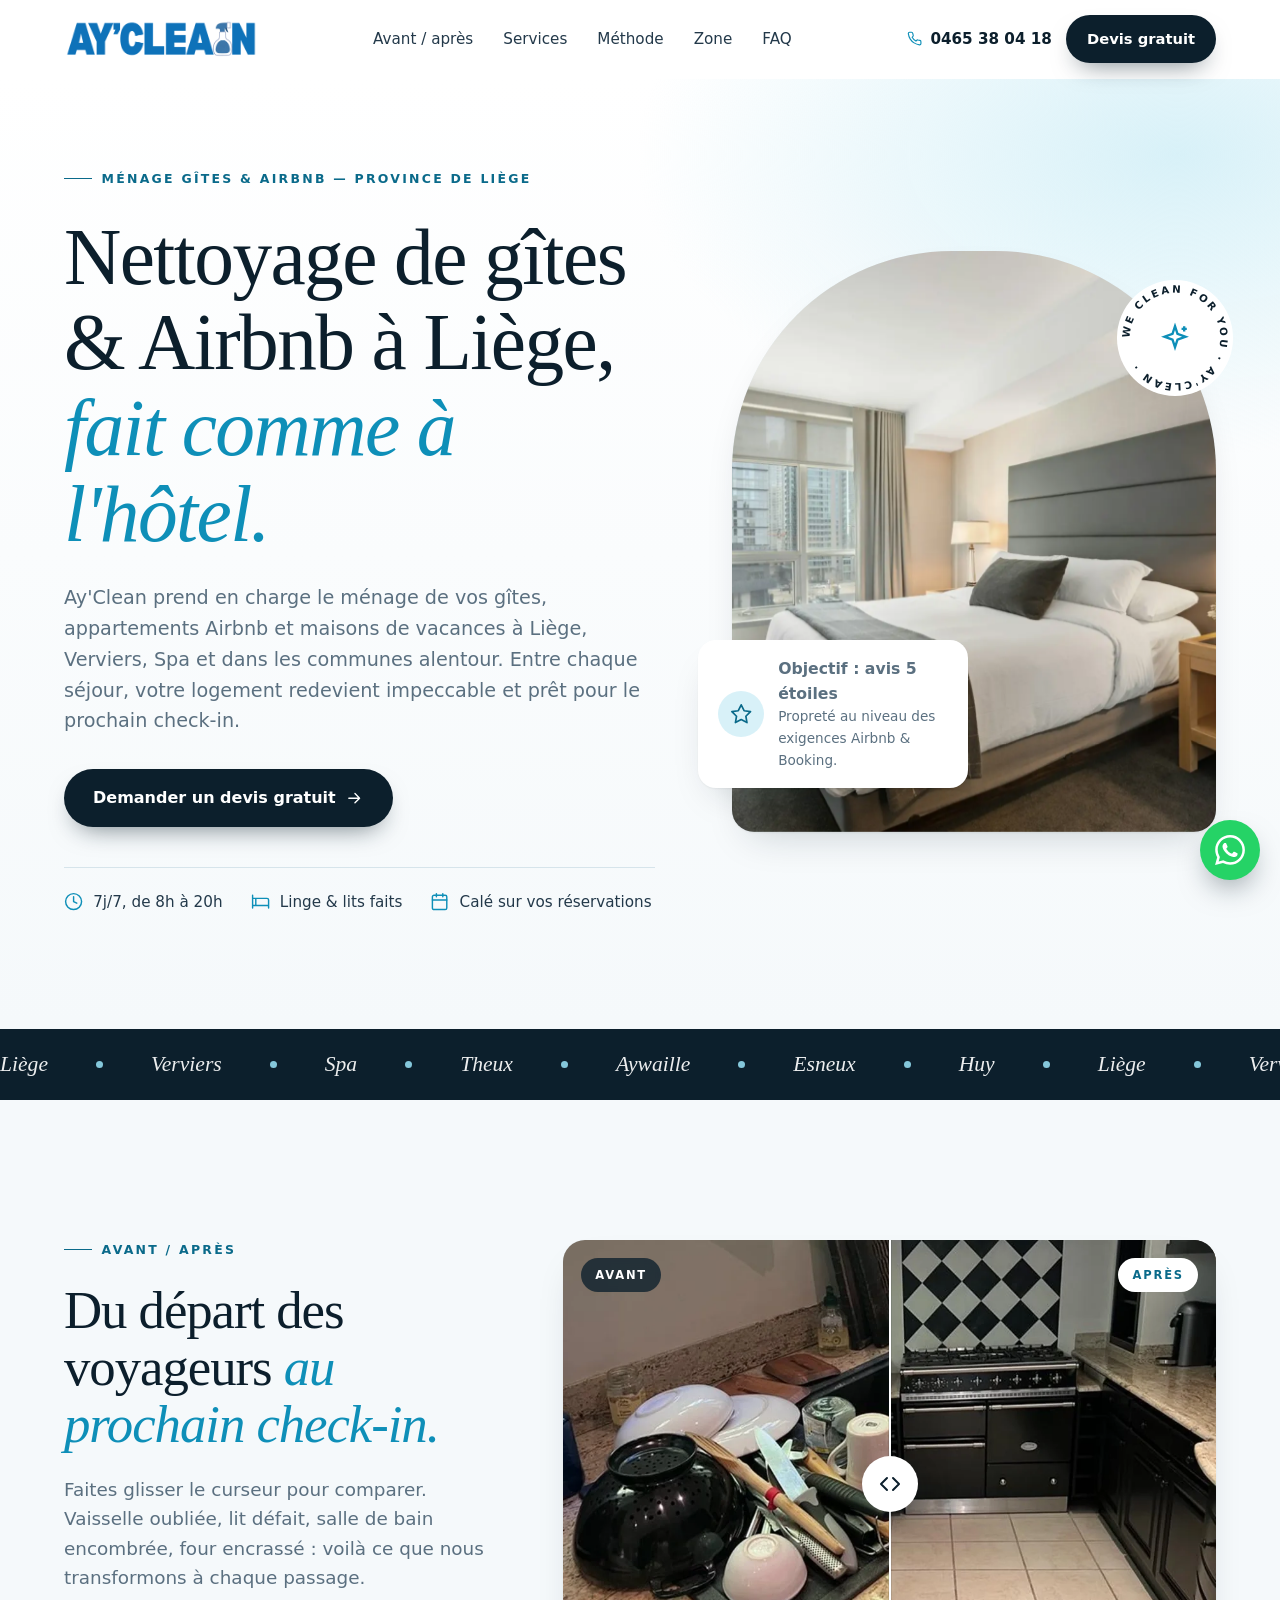
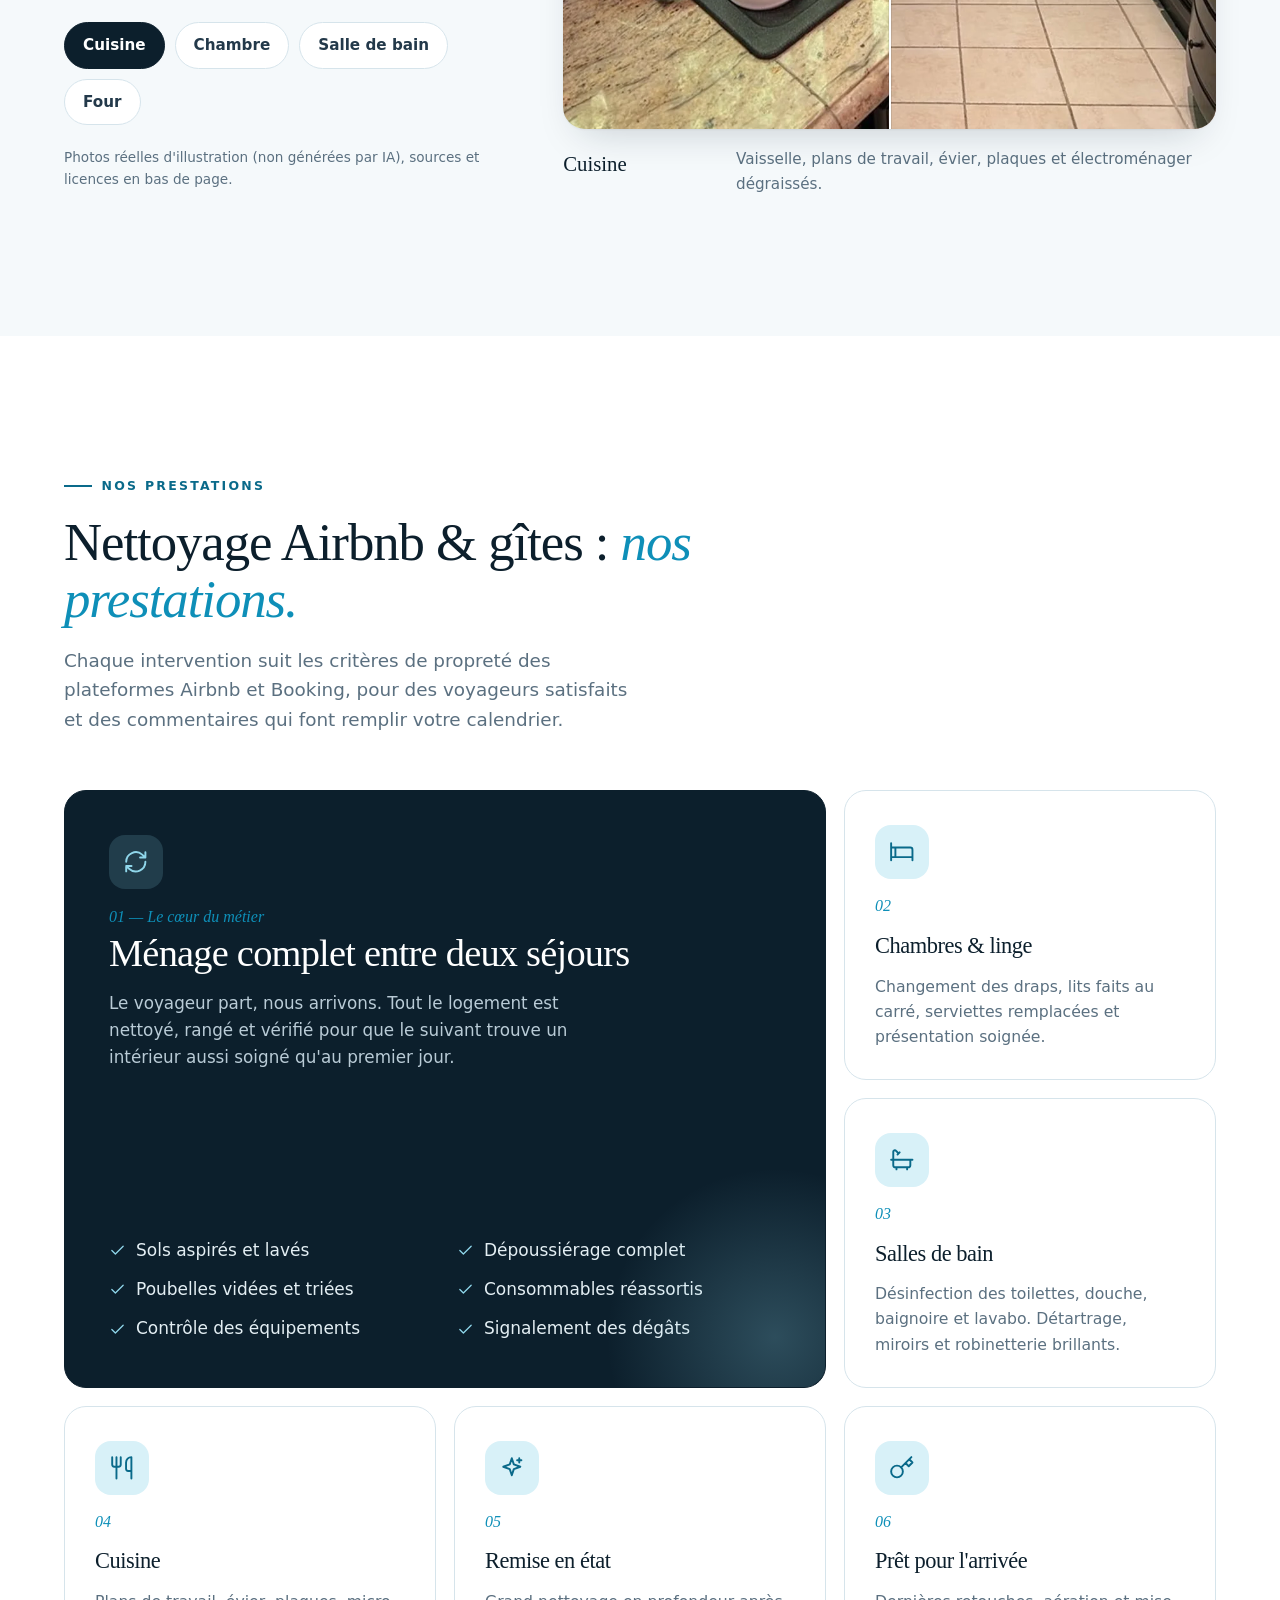
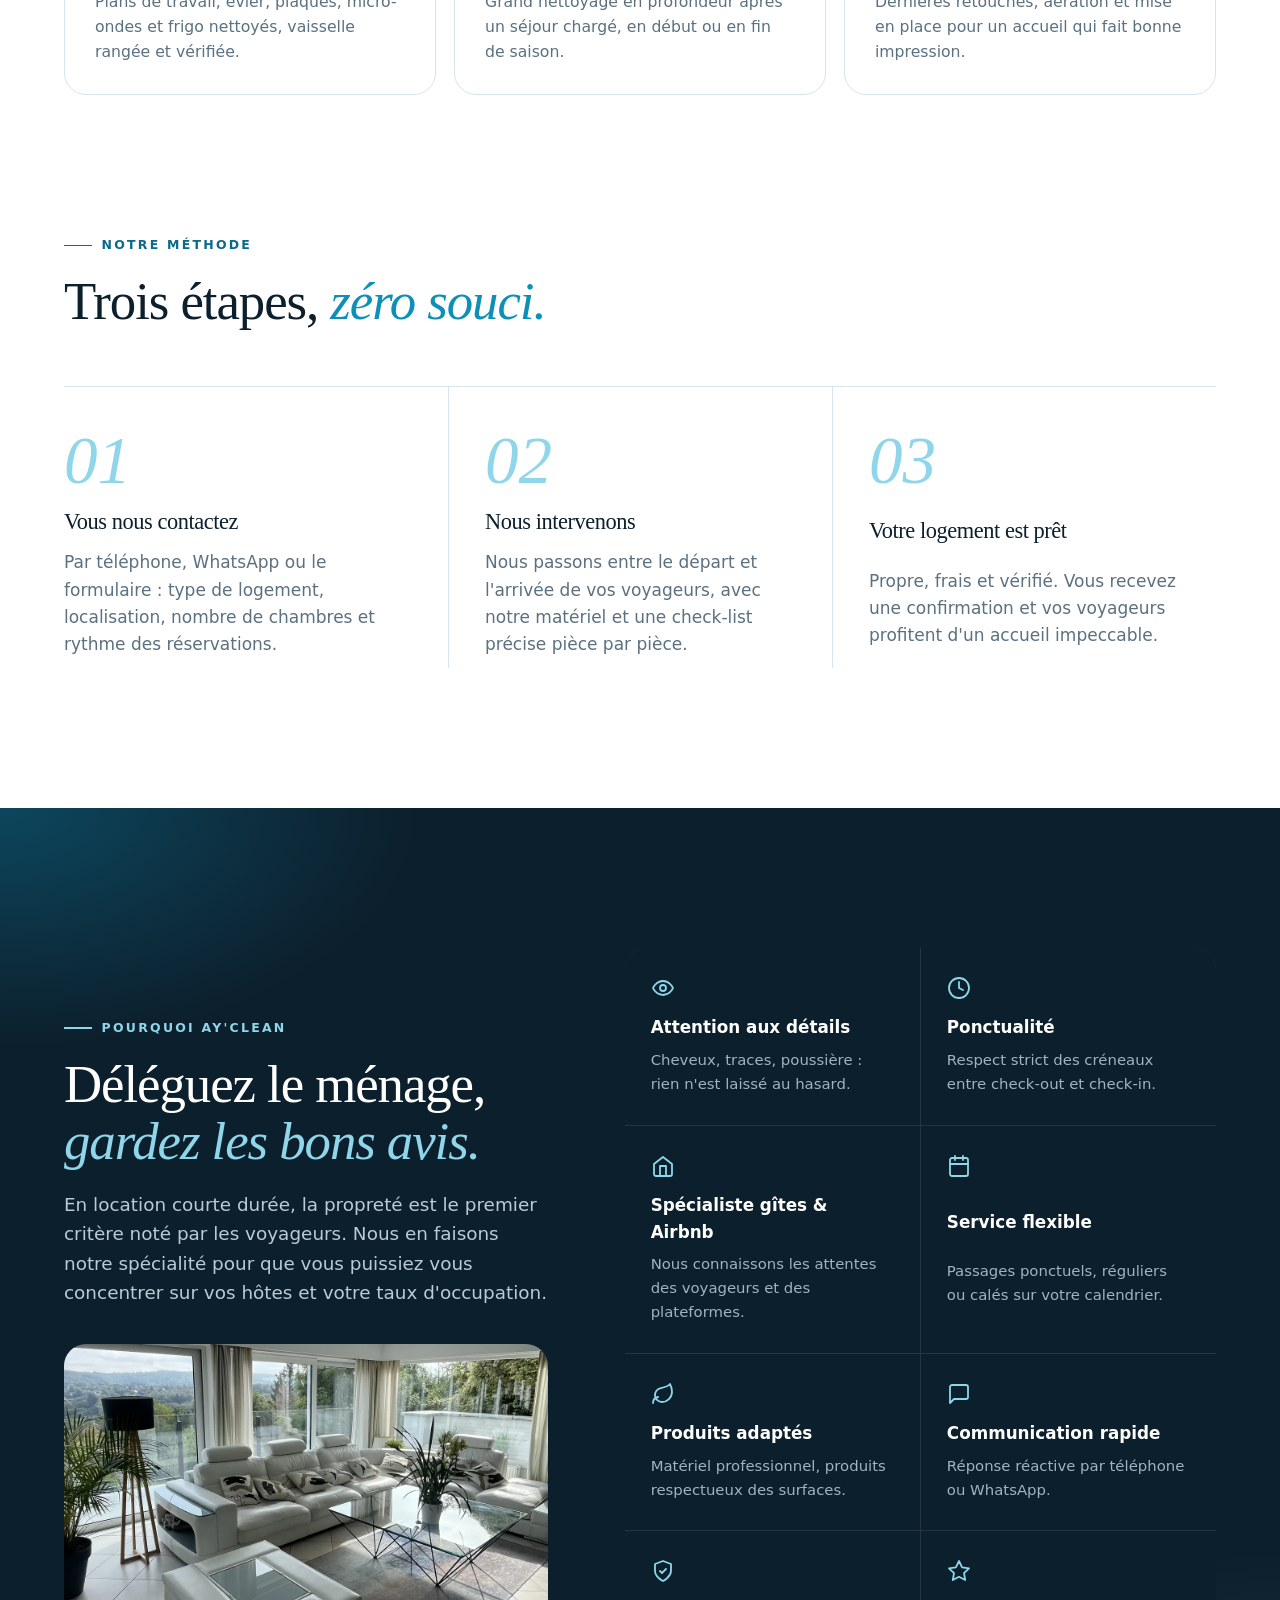
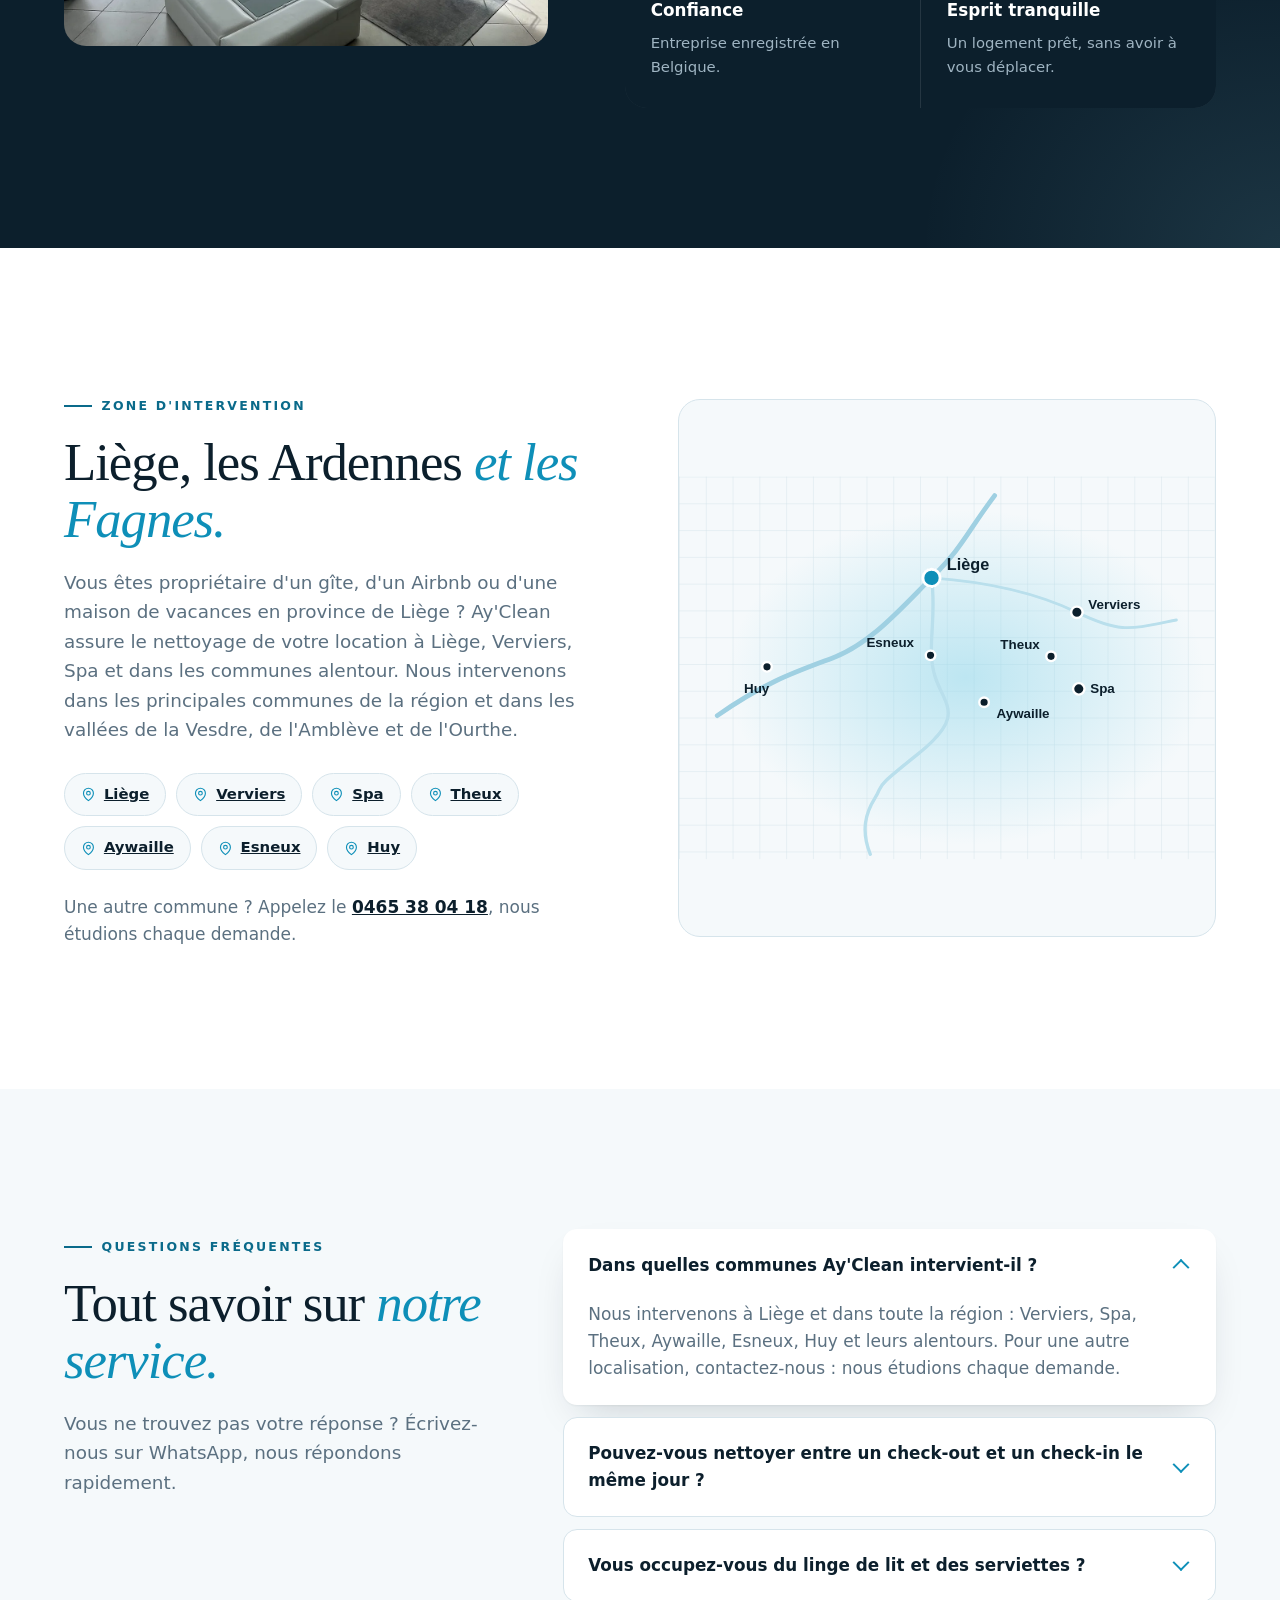
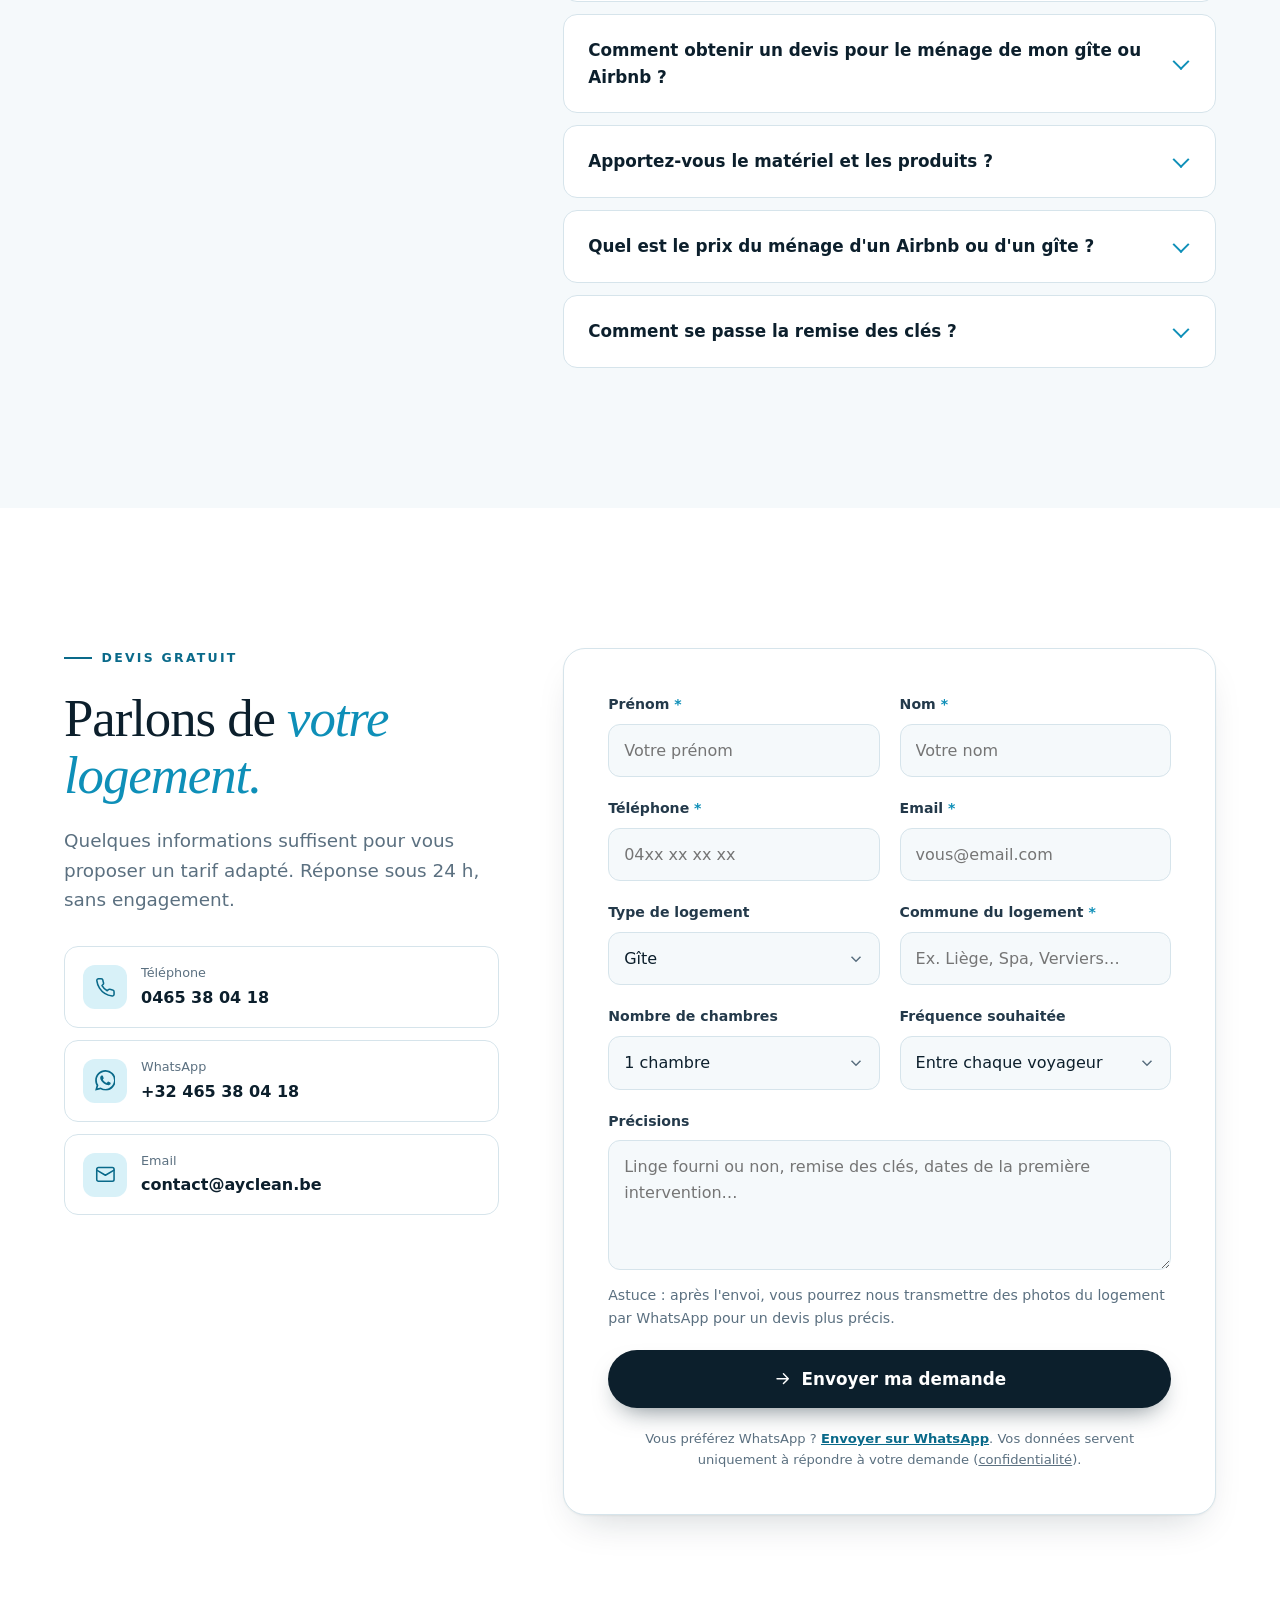
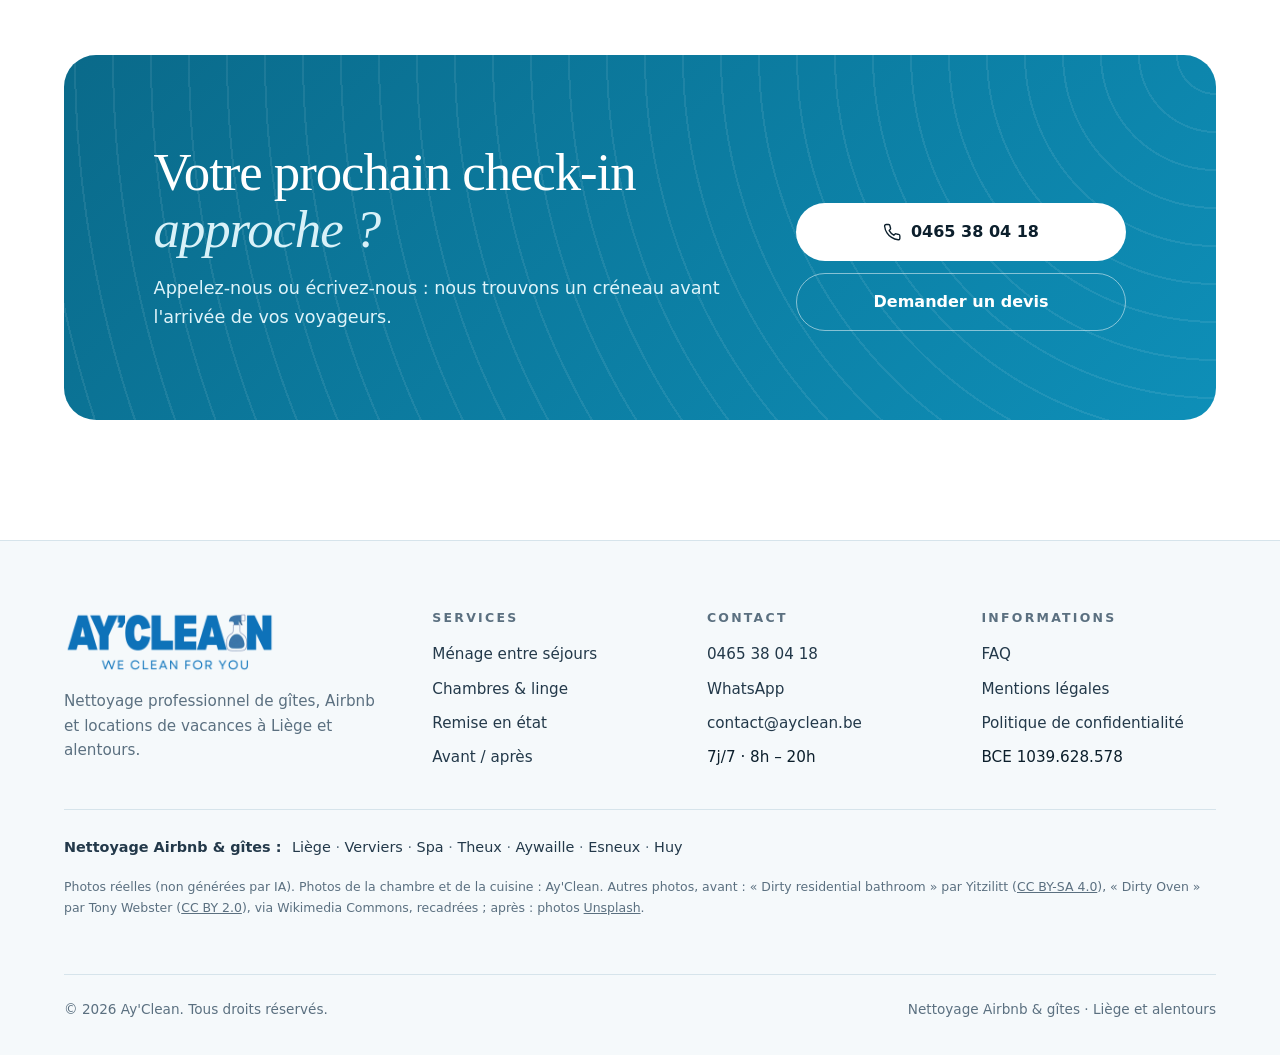
<file: index.html>
<!DOCTYPE html>
<html lang="fr-BE" class="no-js">
<head>
<meta charset="UTF-8">
<meta name="viewport" content="width=device-width, initial-scale=1">
<meta http-equiv="Content-Security-Policy" content="default-src 'self'; script-src 'self' 'unsafe-inline' https://gc.zgo.at; style-src 'self' 'unsafe-inline' https://fonts.googleapis.com; font-src https://fonts.gstatic.com; img-src 'self' data: https://ayclean.goatcounter.com; connect-src 'self' https://api.web3forms.com https://ayclean.goatcounter.com; object-src 'none'; base-uri 'self'; form-action 'self'">
<meta name="referrer" content="strict-origin-when-cross-origin">
<title>Nettoyage Airbnb &amp; gîtes à Liège et alentours | Ay'Clean</title>
<meta name="description" content="Ménage professionnel de gîtes, Airbnb et locations de vacances à Liège, Verviers, Spa, Theux, Aywaille, Esneux et Huy. Linge, check-in prêt. Devis gratuit.">
<meta name="robots" content="index, follow, max-image-preview:large">
<meta name="author" content="Ay'Clean">
<meta name="theme-color" content="#0c1f2c">
<meta name="format-detection" content="telephone=no">
<link rel="canonical" href="https://www.ayclean.be/">
<link rel="alternate" hreflang="fr-BE" href="https://www.ayclean.be/">
<link rel="alternate" hreflang="x-default" href="https://www.ayclean.be/">
<meta name="geo.region" content="BE-WLG">
<meta name="geo.placename" content="Liège">
<meta name="geo.position" content="50.6326;5.5797">
<meta name="ICBM" content="50.6326, 5.5797">

<!-- Open Graph / réseaux sociaux -->
<meta property="og:type" content="website">
<meta property="og:locale" content="fr_BE">
<meta property="og:site_name" content="Ay'Clean">
<meta property="og:title" content="Ay'Clean — Nettoyage professionnel de gîtes &amp; Airbnb à Liège">
<meta property="og:description" content="Ménage entre chaque séjour, gestion du linge et logement prêt pour le check-in. Liège, Verviers, Spa, Theux, Aywaille, Esneux, Huy.">
<meta property="og:url" content="https://www.ayclean.be/">
<meta property="og:image" content="https://www.ayclean.be/images/og-ayclean.jpg">
<meta property="og:image:width" content="1200">
<meta property="og:image:height" content="630">
<meta property="og:image:alt" content="Chambre de location saisonnière propre, lit fait avec du linge blanc">
<meta name="twitter:card" content="summary_large_image">
<meta name="twitter:title" content="Ay'Clean — Nettoyage de gîtes &amp; Airbnb à Liège">
<meta name="twitter:description" content="Ménage professionnel entre chaque séjour pour vos locations de vacances à Liège et alentours.">
<meta name="twitter:image" content="https://www.ayclean.be/images/og-ayclean.jpg">

<link rel="icon" href="/favicon.svg" type="image/svg+xml">
<link rel="icon" href="/favicon.ico" sizes="48x48">
<link rel="apple-touch-icon" href="/apple-touch-icon.png">
<link rel="manifest" href="/site.webmanifest">

<link rel="preconnect" href="https://fonts.googleapis.com">
<link rel="preconnect" href="https://fonts.gstatic.com" crossorigin>
<link rel="preload" as="style" href="https://fonts.googleapis.com/css2?family=Figtree:wght@400;500;600;700;800&family=Fraunces:ital,opsz,wght@0,9..144,400;0,9..144,500;0,9..144,600;1,9..144,400;1,9..144,500&display=swap" onload="this.onload=null;this.rel='stylesheet'">
<noscript><link rel="stylesheet" href="https://fonts.googleapis.com/css2?family=Figtree:wght@400;500;600;700;800&family=Fraunces:ital,opsz,wght@0,9..144,400;0,9..144,500;0,9..144,600;1,9..144,400;1,9..144,500&display=swap"></noscript>
<link rel="preload" as="image" href="/images/gite-propre-liege.webp" fetchpriority="high">
<link rel="stylesheet" href="/styles.css">
<script>document.documentElement.classList.remove('no-js')</script>

<!-- Données structurées (SEO local) -->
<script type="application/ld+json">
{
  "@context": "https://schema.org",
  "@graph": [
    {
      "@type": ["LocalBusiness", "ProfessionalService"],
      "@id": "https://www.ayclean.be/#business",
      "name": "Ay'Clean",
      "alternateName": "Ay'Clean — We Clean For You",
      "slogan": "We Clean For You",
      "description": "Nettoyage professionnel de gîtes, appartements Airbnb et locations saisonnières en province de Liège : ménage entre chaque séjour, gestion du linge, remise en état et préparation avant l'arrivée des voyageurs.",
      "url": "https://www.ayclean.be/",
      "logo": "https://www.ayclean.be/icon-512.png",
      "image": "https://www.ayclean.be/images/og-ayclean.jpg",
      "telephone": "+32465380418",
      "email": "contact@ayclean.be",
      "currenciesAccepted": "EUR",
      "paymentAccepted": "Virement bancaire, Espèces",
      "identifier": {"@type": "PropertyValue", "propertyID": "BCE", "value": "1039.628.578"},
      "address": {"@type": "PostalAddress", "addressLocality": "Liège", "postalCode": "4000", "addressRegion": "Wallonie", "addressCountry": "BE"},
      "geo": {"@type": "GeoCoordinates", "latitude": 50.6326, "longitude": 5.5797},
      "areaServed": [
        {"@type": "City", "name": "Liège"},
        {"@type": "City", "name": "Verviers"},
        {"@type": "City", "name": "Spa"},
        {"@type": "City", "name": "Theux"},
        {"@type": "City", "name": "Aywaille"},
        {"@type": "City", "name": "Esneux"},
        {"@type": "City", "name": "Huy"},
        {"@type": "AdministrativeArea", "name": "Province de Liège"}
      ],
      "openingHoursSpecification": {
        "@type": "OpeningHoursSpecification",
        "dayOfWeek": ["Monday","Tuesday","Wednesday","Thursday","Friday","Saturday","Sunday"],
        "opens": "08:00",
        "closes": "20:00"
      },
      "contactPoint": {"@type": "ContactPoint", "telephone": "+32465380418", "contactType": "customer service", "availableLanguage": ["French"], "areaServed": "BE"},
      "hasOfferCatalog": {
        "@type": "OfferCatalog",
        "name": "Prestations de nettoyage pour locations saisonnières",
        "itemListElement": [
          {"@type": "Offer", "itemOffered": {"@type": "Service", "name": "Ménage entre deux séjours (Airbnb, gîte)"}},
          {"@type": "Offer", "itemOffered": {"@type": "Service", "name": "Préparation des chambres et gestion du linge"}},
          {"@type": "Offer", "itemOffered": {"@type": "Service", "name": "Nettoyage et désinfection des salles de bain"}},
          {"@type": "Offer", "itemOffered": {"@type": "Service", "name": "Nettoyage de cuisine et électroménager"}},
          {"@type": "Offer", "itemOffered": {"@type": "Service", "name": "Remise en état fin de saison"}},
          {"@type": "Offer", "itemOffered": {"@type": "Service", "name": "Préparation avant l'arrivée des voyageurs"}}
        ]
      }
    },
    {
      "@type": "WebSite",
      "@id": "https://www.ayclean.be/#website",
      "url": "https://www.ayclean.be/",
      "name": "Ay'Clean",
      "inLanguage": "fr-BE",
      "publisher": {"@id": "https://www.ayclean.be/#business"}
    },
    {
      "@type": "FAQPage",
      "@id": "https://www.ayclean.be/#faq",
      "mainEntity": [
        {"@type": "Question", "name": "Dans quelles communes Ay'Clean intervient-il ?", "acceptedAnswer": {"@type": "Answer", "text": "Nous intervenons à Liège et dans toute la région : Verviers, Spa, Theux, Aywaille, Esneux, Huy et leurs alentours. Pour une autre localisation, contactez-nous : nous étudions chaque demande."}},
        {"@type": "Question", "name": "Pouvez-vous nettoyer entre un check-out et un check-in le même jour ?", "acceptedAnswer": {"@type": "Answer", "text": "Oui. Nous organisons nos passages selon votre calendrier de réservations pour que le logement soit prêt dans la fenêtre entre le départ et l'arrivée des voyageurs."}},
        {"@type": "Question", "name": "Vous occupez-vous du linge de lit et des serviettes ?", "acceptedAnswer": {"@type": "Answer", "text": "Oui, nous changeons les draps, faisons les lits et remplaçons les serviettes. La gestion du linge (lavage ou rotation) se définit avec vous lors du devis."}},
        {"@type": "Question", "name": "Comment obtenir un devis pour le ménage de mon gîte ou Airbnb ?", "acceptedAnswer": {"@type": "Answer", "text": "Remplissez le formulaire de devis ci-dessous, envoyez-nous un message WhatsApp ou appelez le 0465 38 04 18. Le devis est gratuit, sans engagement, et vous recevez une réponse sous 24 h."}},
        {"@type": "Question", "name": "Apportez-vous le matériel et les produits ?", "acceptedAnswer": {"@type": "Answer", "text": "Oui, nous venons avec notre matériel et des produits adaptés aux différentes surfaces de votre logement."}},
        {"@type": "Question", "name": "Quel est le prix du ménage d'un Airbnb ou d'un gîte ?", "acceptedAnswer": {"@type": "Answer", "text": "Le tarif dépend de la taille du logement, du nombre de chambres, de la fréquence des passages et de la gestion du linge. Nous établissons un devis gratuit et sans engagement, adapté à votre situation."}},
        {"@type": "Question", "name": "Comment se passe la remise des clés ?", "acceptedAnswer": {"@type": "Answer", "text": "Elle se définit avec vous lors du devis, en fonction de l'accès à votre logement et de vos habitudes avec vos voyageurs."}}
      ]
    }
  ]
}
</script>
<script data-goatcounter="https://ayclean.goatcounter.com/count" async src="https://gc.zgo.at/count.js"></script>
</head>
<body>
<a class="skip" href="#contenu">Aller au contenu</a>

<!-- Icônes -->
<svg width="0" height="0" style="position:absolute" aria-hidden="true" focusable="false">
<defs>
<linearGradient id="lg" x1="0" y1="0" x2="48" y2="48" gradientUnits="userSpaceOnUse"><stop offset="0" stop-color="#22c4e6"/><stop offset="1" stop-color="#0a6a8a"/></linearGradient>
<symbol id="logo" viewBox="0 0 48 48"><rect width="48" height="48" rx="14" fill="url(#lg)"/><path d="M11 24.5 24 13l13 11.5" fill="none" stroke="#fff" stroke-width="3" stroke-linecap="round" stroke-linejoin="round"/><path d="M15 22.5V35h18V22.5" fill="none" stroke="#fff" stroke-width="3" stroke-linecap="round" stroke-linejoin="round"/><path d="M24 20.5l1.9 5.1 5.1 1.9-5.1 1.9L24 34.5l-1.9-5.1-5.1-1.9 5.1-1.9z" fill="#fff"/><circle cx="35" cy="12" r="2" fill="#fff" opacity=".9"/></symbol>
<symbol id="i-phone" viewBox="0 0 24 24"><path d="M22 16.9v3a2 2 0 0 1-2.2 2 19.8 19.8 0 0 1-8.6-3.1 19.5 19.5 0 0 1-6-6A19.8 19.8 0 0 1 2.1 4.2 2 2 0 0 1 4.1 2h3a2 2 0 0 1 2 1.7c.1 1 .4 1.9.7 2.8a2 2 0 0 1-.5 2.1L8.1 9.9a16 16 0 0 0 6 6l1.3-1.3a2 2 0 0 1 2.1-.4c.9.3 1.8.6 2.8.7a2 2 0 0 1 1.7 2z"/></symbol>
<symbol id="i-mail" viewBox="0 0 24 24"><rect x="2" y="4" width="20" height="16" rx="2"/><path d="m22 7-10 6L2 7"/></symbol>
<symbol id="i-spark" viewBox="0 0 24 24"><path d="M12 3l1.9 5.8L20 11l-6.1 2.2L12 19l-1.9-5.8L4 11l6.1-2.2z"/><path d="M19 3v4M17 5h4"/></symbol>
<symbol id="i-bed" viewBox="0 0 24 24"><path d="M2 4v16M2 8h18a2 2 0 0 1 2 2v10M2 17h20M6 8v9"/></symbol>
<symbol id="i-bath" viewBox="0 0 24 24"><path d="M9 6 6.5 3.5a1.5 1.5 0 0 0-1-.5C4.7 3 4 3.7 4 4.5V17a2 2 0 0 0 2 2h12a2 2 0 0 0 2-2v-5M10 5 8 7M2 12h20M7 19v2M17 19v2"/></symbol>
<symbol id="i-kitchen" viewBox="0 0 24 24"><path d="M3 2v7c0 1.1.9 2 2 2h4a2 2 0 0 0 2-2V2M7 2v20M21 15V2a5 5 0 0 0-5 5v6c0 1.1.9 2 2 2h3zm0 0v7"/></symbol>
<symbol id="i-refresh" viewBox="0 0 24 24"><path d="M3 12a9 9 0 0 1 15-6.7L21 8M21 3v5h-5M21 12a9 9 0 0 1-15 6.7L3 16M3 21v-5h5"/></symbol>
<symbol id="i-key" viewBox="0 0 24 24"><circle cx="7.5" cy="15.5" r="5.5"/><path d="m21 2-9.6 9.6M15.5 7.5l3 3L22 7l-3-3"/></symbol>
<symbol id="i-check" viewBox="0 0 24 24"><path d="M20 6 9 17l-5-5"/></symbol>
<symbol id="i-pin" viewBox="0 0 24 24"><path d="M20 10c0 6-8 12-8 12s-8-6-8-12a8 8 0 0 1 16 0z"/><circle cx="12" cy="10" r="3"/></symbol>
<symbol id="i-clock" viewBox="0 0 24 24"><circle cx="12" cy="12" r="10"/><path d="M12 6v6l4 2"/></symbol>
<symbol id="i-cal" viewBox="0 0 24 24"><rect x="3" y="4" width="18" height="18" rx="2"/><path d="M16 2v4M8 2v4M3 10h18"/></symbol>
<symbol id="i-shield" viewBox="0 0 24 24"><path d="M12 22s8-4 8-10V5l-8-3-8 3v7c0 6 8 10 8 10z"/><path d="m9 12 2 2 4-4"/></symbol>
<symbol id="i-eye" viewBox="0 0 24 24"><path d="M2 12s3-7 10-7 10 7 10 7-3 7-10 7-10-7-10-7z"/><circle cx="12" cy="12" r="3"/></symbol>
<symbol id="i-leaf" viewBox="0 0 24 24"><path d="M11 20A7 7 0 0 1 9.8 6.1C15.5 5 17 4.5 19 2c1 2 2 4.2 2 8 0 5.5-4.8 10-10 10z"/><path d="M2 21c0-3 1.9-5.4 5.1-6"/></symbol>
<symbol id="i-chat" viewBox="0 0 24 24"><path d="M21 15a2 2 0 0 1-2 2H7l-4 4V5a2 2 0 0 1 2-2h14a2 2 0 0 1 2 2z"/></symbol>
<symbol id="i-star" viewBox="0 0 24 24"><path d="m12 2 3.1 6.3 6.9 1-5 4.9 1.2 6.8L12 17.8 5.8 21l1.2-6.8-5-4.9 6.9-1z"/></symbol>
<symbol id="i-home" viewBox="0 0 24 24"><path d="m3 10 9-7 9 7v10a2 2 0 0 1-2 2H5a2 2 0 0 1-2-2z"/><path d="M9 22V12h6v10"/></symbol>
<symbol id="i-menu" viewBox="0 0 24 24"><path d="M4 7h16M4 12h16M4 17h16"/></symbol>
<symbol id="i-close" viewBox="0 0 24 24"><path d="M18 6 6 18M6 6l12 12"/></symbol>
<symbol id="i-arrow" viewBox="0 0 24 24"><path d="M5 12h14M13 6l6 6-6 6"/></symbol>
<symbol id="i-wa" viewBox="0 0 24 24"><path stroke="none" fill="currentColor" d="M17.47 14.38c-.3-.15-1.76-.87-2.03-.97-.27-.1-.47-.15-.67.15-.2.3-.77.97-.94 1.16-.17.2-.35.22-.64.08-.3-.15-1.26-.47-2.39-1.48-.88-.79-1.48-1.76-1.65-2.06-.17-.3-.02-.46.13-.6.13-.14.3-.35.45-.52.15-.18.2-.3.3-.5.1-.2.05-.37-.03-.52-.07-.15-.67-1.61-.92-2.21-.24-.58-.49-.5-.67-.51h-.57c-.2 0-.52.07-.79.37-.27.3-1.04 1.02-1.04 2.48s1.07 2.88 1.21 3.07c.15.2 2.1 3.2 5.08 4.49.71.31 1.26.49 1.7.63.71.22 1.36.19 1.87.12.57-.09 1.76-.72 2-1.41.25-.7.25-1.29.18-1.41-.08-.13-.28-.2-.57-.35m-5.42 7.4h-.01a9.87 9.87 0 0 1-5.03-1.38l-.36-.21-3.74.98 1-3.65-.24-.37a9.86 9.86 0 0 1-1.51-5.26c0-5.45 4.44-9.88 9.89-9.88 2.64 0 5.12 1.03 6.99 2.9a9.83 9.83 0 0 1 2.89 6.99c0 5.45-4.44 9.88-9.88 9.88m8.41-18.3A11.82 11.82 0 0 0 12.05 0C5.5 0 .16 5.34.16 11.89c0 2.1.55 4.14 1.59 5.95L.06 24l6.3-1.65a11.88 11.88 0 0 0 5.69 1.45c6.55 0 11.89-5.34 11.89-11.89 0-3.18-1.24-6.17-3.48-8.41z"/></symbol>
</defs>
</svg>

<!-- EN-TÊTE -->
<header class="header" id="top">
  <div class="wrap">
    <a href="/" class="brand" aria-label="Ay'Clean, retour à l'accueil"><img src="/images/logo-ayclean-entete.webp" width="194" height="40" alt="Ay'Clean, nettoyage Airbnb et gîtes"></a>
    <nav class="nav" aria-label="Navigation principale">
      <a href="#avant-apres">Avant / après</a>
      <a href="#services">Services</a>
      <a href="#methode">Méthode</a>
      <a href="#zone">Zone</a>
      <a href="#faq">FAQ</a>
    </nav>
    <div class="header-cta">
      <a class="header-tel" href="tel:+32465380418"><svg class="ico" aria-hidden="true"><use href="#i-phone"/></svg>0465 38 04 18</a>
      <a class="btn btn-primary" href="#devis">Devis gratuit</a>
      <button class="menu-btn" id="menu-btn" aria-label="Ouvrir le menu" aria-expanded="false" aria-controls="mobile-nav"><svg class="ico" aria-hidden="true"><use href="#i-menu"/></svg></button>
    </div>
  </div>
  <nav class="mobile-nav" id="mobile-nav" aria-label="Navigation mobile">
    <a href="#avant-apres">Avant / après</a>
    <a href="#services">Nos services</a>
    <a href="#methode">Notre méthode</a>
    <a href="#zone">Zone d'intervention</a>
    <a href="#faq">Questions fréquentes</a>
    <a href="tel:+32465380418">Appeler le 0465 38 04 18</a>
    <a class="btn btn-primary" href="#devis">Demander un devis gratuit</a>
  </nav>
</header>

<main id="contenu">

<!-- HERO -->
<section class="hero" aria-labelledby="hero-title">
  <div class="wrap hero-grid">
    <div class="hero-copy">
      <span class="eyebrow rise">Ménage gîtes &amp; Airbnb — province de Liège</span>
      <h1 id="hero-title" class="rise">Nettoyage de gîtes &amp; Airbnb à Liège, <em>fait comme à l'hôtel.</em></h1>
      <p class="lead rise">Ay'Clean prend en charge le ménage de vos gîtes, appartements Airbnb et maisons de vacances à Liège, Verviers, Spa et dans les communes alentour. Entre chaque séjour, votre logement redevient impeccable et prêt pour le prochain check-in.</p>
      <div class="hero-actions rise">
        <a class="btn btn-primary" href="#devis">Demander un devis gratuit <svg class="ico" aria-hidden="true"><use href="#i-arrow"/></svg></a>
      </div>
      <ul class="hero-facts rise">
        <li><svg class="ico" aria-hidden="true"><use href="#i-clock"/></svg>7j/7, de 8h à 20h</li>
        <li><svg class="ico" aria-hidden="true"><use href="#i-bed"/></svg>Linge &amp; lits faits</li>
        <li><svg class="ico" aria-hidden="true"><use href="#i-cal"/></svg>Calé sur vos réservations</li>
      </ul>
    </div>
    <div class="hero-visual rise">
      <div class="hero-photo">
        <img src="/images/gite-propre-liege.webp" width="1000" height="1200" alt="Chambre de location saisonnière propre à Liège : lit fait avec des draps blancs, table de nuit et lampe" fetchpriority="high" decoding="async">
      </div>
      <svg class="hero-stamp" viewBox="0 0 120 120" aria-hidden="true">
        <defs><path id="circle" d="M60 60m-46 0a46 46 0 1 1 92 0a46 46 0 1 1-92 0"/></defs>
        <circle cx="60" cy="60" r="59" fill="#fff"/>
        <text><textPath href="#circle">WE CLEAN FOR YOU · AY'CLEAN · </textPath></text>
        <use href="#i-spark" x="44" y="44" width="32" height="32" fill="none" stroke="#0e8fb8" stroke-width="1.8"/>
      </svg>
      <div class="hero-badge">
        <span class="dot"><svg class="ico" aria-hidden="true"><use href="#i-star"/></svg></span>
        <span><strong>Objectif : avis 5 étoiles</strong><span>Propreté au niveau des exigences Airbnb &amp; Booking.</span></span>
      </div>
    </div>
  </div>
</section>

<!-- BANDEAU VILLES -->
<div class="ticker" aria-hidden="true">
  <div class="ticker-track">
    <span>Liège</span><span>Verviers</span><span>Spa</span><span>Theux</span><span>Aywaille</span><span>Esneux</span><span>Huy</span>
    <span>Liège</span><span>Verviers</span><span>Spa</span><span>Theux</span><span>Aywaille</span><span>Esneux</span><span>Huy</span>
  </div>
</div>

<!-- AVANT / APRÈS -->
<section class="section ba" id="avant-apres" aria-labelledby="ba-title">
  <div class="wrap ba-layout">
    <div class="ba-intro reveal">
      <span class="eyebrow">Avant / après</span>
      <h2 id="ba-title">Du départ des voyageurs <em>au prochain check-in.</em></h2>
      <p class="lead">Faites glisser le curseur pour comparer. Vaisselle oubliée, lit défait, salle de bain encombrée, four encrassé : voilà ce que nous transformons à chaque passage.</p>
      <div class="ba-tabs" role="tablist" aria-label="Choisir une pièce">
        <button class="ba-tab" role="tab" id="tab-cuisine" aria-controls="panel-cuisine" aria-selected="true">Cuisine</button>
        <button class="ba-tab" role="tab" id="tab-chambre" aria-controls="panel-chambre" aria-selected="false" tabindex="-1">Chambre</button>
        <button class="ba-tab" role="tab" id="tab-sdb" aria-controls="panel-sdb" aria-selected="false" tabindex="-1">Salle de bain</button>
        <button class="ba-tab" role="tab" id="tab-four" aria-controls="panel-four" aria-selected="false" tabindex="-1">Four</button>
      </div>
      <p class="ba-note">Photos réelles d'illustration (non générées par IA), sources et licences en bas de page.</p>
    </div>

    <div class="reveal">
      <div class="ba-panel" role="tabpanel" id="panel-cuisine" aria-labelledby="tab-cuisine">
        <figure>
          <div class="compare">
            <img src="/images/avant-cuisine.webp" width="1200" height="900" alt="Avant nettoyage : évier de cuisine rempli de vaisselle sale et plan de travail encombré" loading="lazy" decoding="async">
            <img class="after" src="/images/apres-cuisine.webp" width="1200" height="900" alt="Après nettoyage : cuisine propre avec plan de travail en granit dégagé, évier vidé et piano de cuisson noir" loading="lazy" decoding="async">
            <span class="tag tag-before">Avant</span><span class="tag tag-after">Après</span>
            <input type="range" min="0" max="100" value="50" aria-label="Comparer la cuisine avant et après le nettoyage">
            <span class="handle" aria-hidden="true"></span>
          </div>
          <figcaption><strong>Cuisine</strong><span>Vaisselle, plans de travail, évier, plaques et électroménager dégraissés.</span></figcaption>
        </figure>
      </div>
      <div class="ba-panel" role="tabpanel" id="panel-chambre" aria-labelledby="tab-chambre" hidden>
        <figure>
          <div class="compare">
            <img src="/images/avant-chambre.webp" width="1200" height="900" alt="Avant nettoyage : lit défait avec couette froissée et oreillers en désordre après le départ des voyageurs" loading="lazy" decoding="async">
            <img class="after" src="/images/apres-chambre.webp" width="1200" height="900" alt="Après nettoyage : lit fait avec housse de couette à fleurs bien tendue dans une chambre propre" loading="lazy" decoding="async">
            <span class="tag tag-before">Avant</span><span class="tag tag-after">Après</span>
            <input type="range" min="0" max="100" value="50" aria-label="Comparer la chambre avant et après le nettoyage">
            <span class="handle" aria-hidden="true"></span>
          </div>
          <figcaption><strong>Chambre</strong><span>Changement des draps, lit fait au carré, dépoussiérage et sols.</span></figcaption>
        </figure>
      </div>
      <div class="ba-panel" role="tabpanel" id="panel-sdb" aria-labelledby="tab-sdb" hidden>
        <figure>
          <div class="compare">
            <img src="/images/avant-salle-de-bain.webp" width="1200" height="900" alt="Avant nettoyage : salle de bain sale avec papier au sol et lavabo encombré" loading="lazy" decoding="async">
            <img class="after" src="/images/apres-salle-de-bain.webp" width="1200" height="900" alt="Après nettoyage : salle de bain propre avec douche vitrée brillante et lavabo dégagé" loading="lazy" decoding="async">
            <span class="tag tag-before">Avant</span><span class="tag tag-after">Après</span>
            <input type="range" min="0" max="100" value="50" aria-label="Comparer la salle de bain avant et après le nettoyage">
            <span class="handle" aria-hidden="true"></span>
          </div>
          <figcaption><strong>Salle de bain</strong><span>Désinfection des sanitaires, douche, robinetterie et miroirs sans traces.</span></figcaption>
        </figure>
      </div>
      <div class="ba-panel" role="tabpanel" id="panel-four" aria-labelledby="tab-four" hidden>
        <figure>
          <div class="compare">
            <img src="/images/avant-four.webp" width="1000" height="750" alt="Avant nettoyage : intérieur de four encrassé de graisse brûlée" loading="lazy" decoding="async">
            <img class="after" src="/images/apres-four.webp" width="1200" height="900" alt="Après nettoyage : cuisine avec four encastré et plan de cuisson propres" loading="lazy" decoding="async">
            <span class="tag tag-before">Avant</span><span class="tag tag-after">Après</span>
            <input type="range" min="0" max="100" value="50" aria-label="Comparer le four avant et après le nettoyage">
            <span class="handle" aria-hidden="true"></span>
          </div>
          <figcaption><strong>Four &amp; électroménager</strong><span>Four, micro-ondes, frigo et hotte, en remise en état ou en option.</span></figcaption>
        </figure>
      </div>
    </div>
  </div>
</section>

<!-- SERVICES -->
<section class="section" id="services" aria-labelledby="services-title">
  <div class="wrap">
    <div class="section-head reveal">
      <span class="eyebrow">Nos prestations</span>
      <h2 id="services-title">Nettoyage Airbnb &amp; gîtes : <em>nos prestations.</em></h2>
      <p class="lead">Chaque intervention suit les critères de propreté des plateformes Airbnb et Booking, pour des voyageurs satisfaits et des commentaires qui font remplir votre calendrier.</p>
    </div>
    <div class="services-grid">
      <article class="service feature reveal">
        <div class="sico"><svg class="ico" aria-hidden="true"><use href="#i-refresh"/></svg></div>
        <div>
          <span class="num">01 — Le cœur du métier</span>
          <h3>Ménage complet entre deux séjours</h3>
          <p style="margin-top:14px">Le voyageur part, nous arrivons. Tout le logement est nettoyé, rangé et vérifié pour que le suivant trouve un intérieur aussi soigné qu'au premier jour.</p>
        </div>
        <ul>
          <li><svg class="ico" aria-hidden="true"><use href="#i-check"/></svg>Sols aspirés et lavés</li>
          <li><svg class="ico" aria-hidden="true"><use href="#i-check"/></svg>Dépoussiérage complet</li>
          <li><svg class="ico" aria-hidden="true"><use href="#i-check"/></svg>Poubelles vidées et triées</li>
          <li><svg class="ico" aria-hidden="true"><use href="#i-check"/></svg>Consommables réassortis</li>
          <li><svg class="ico" aria-hidden="true"><use href="#i-check"/></svg>Contrôle des équipements</li>
          <li><svg class="ico" aria-hidden="true"><use href="#i-check"/></svg>Signalement des dégâts</li>
        </ul>
      </article>
      <article class="service reveal">
        <div class="sico"><svg class="ico" aria-hidden="true"><use href="#i-bed"/></svg></div>
        <span class="num">02</span>
        <h3>Chambres &amp; linge</h3>
        <p>Changement des draps, lits faits au carré, serviettes remplacées et présentation soignée.</p>
      </article>
      <article class="service reveal">
        <div class="sico"><svg class="ico" aria-hidden="true"><use href="#i-bath"/></svg></div>
        <span class="num">03</span>
        <h3>Salles de bain</h3>
        <p>Désinfection des toilettes, douche, baignoire et lavabo. Détartrage, miroirs et robinetterie brillants.</p>
      </article>
      <article class="service reveal">
        <div class="sico"><svg class="ico" aria-hidden="true"><use href="#i-kitchen"/></svg></div>
        <span class="num">04</span>
        <h3>Cuisine</h3>
        <p>Plans de travail, évier, plaques, micro-ondes et frigo nettoyés, vaisselle rangée et vérifiée.</p>
      </article>
      <article class="service reveal">
        <div class="sico"><svg class="ico" aria-hidden="true"><use href="#i-spark"/></svg></div>
        <span class="num">05</span>
        <h3>Remise en état</h3>
        <p>Grand nettoyage en profondeur après un séjour chargé, en début ou en fin de saison.</p>
      </article>
      <article class="service reveal">
        <div class="sico"><svg class="ico" aria-hidden="true"><use href="#i-key"/></svg></div>
        <span class="num">06</span>
        <h3>Prêt pour l'arrivée</h3>
        <p>Dernières retouches, aération et mise en place pour un accueil qui fait bonne impression.</p>
      </article>
    </div>
  </div>
</section>

<!-- MÉTHODE -->
<section class="section" id="methode" aria-labelledby="methode-title" style="padding-top:0">
  <div class="wrap">
    <div class="section-head reveal">
      <span class="eyebrow">Notre méthode</span>
      <h2 id="methode-title">Trois étapes, <em>zéro souci.</em></h2>
    </div>
    <ol class="steps">
      <li class="step reveal">
        <span class="n">01</span>
        <h3>Vous nous contactez</h3>
        <p>Par téléphone, WhatsApp ou le formulaire : type de logement, localisation, nombre de chambres et rythme des réservations.</p>
      </li>
      <li class="step reveal">
        <span class="n">02</span>
        <h3>Nous intervenons</h3>
        <p>Nous passons entre le départ et l'arrivée de vos voyageurs, avec notre matériel et une check-list précise pièce par pièce.</p>
      </li>
      <li class="step reveal">
        <span class="n">03</span>
        <h3>Votre logement est prêt</h3>
        <p>Propre, frais et vérifié. Vous recevez une confirmation et vos voyageurs profitent d'un accueil impeccable.</p>
      </li>
    </ol>
  </div>
</section>

<!-- POURQUOI -->
<section class="section why" id="pourquoi" aria-labelledby="why-title">
  <div class="wrap why-grid">
    <div class="reveal">
      <span class="eyebrow">Pourquoi Ay'Clean</span>
      <h2 id="why-title" style="margin:18px 0 20px">Déléguez le ménage, <em>gardez les bons avis.</em></h2>
      <p class="lead">En location courte durée, la propreté est le premier critère noté par les voyageurs. Nous en faisons notre spécialité pour que vous puissiez vous concentrer sur vos hôtes et votre taux d'occupation.</p>
      <div class="why-photo">
        <img src="/images/salon-propre-liege.webp" width="1200" height="900" alt="Salon lumineux et impeccable : sol carrelé propre, canapé blanc et grandes baies vitrées" loading="lazy" decoding="async">
      </div>
    </div>
    <ul class="why-list reveal">
      <li><svg class="ico" aria-hidden="true"><use href="#i-eye"/></svg><strong>Attention aux détails</strong><span>Cheveux, traces, poussière : rien n'est laissé au hasard.</span></li>
      <li><svg class="ico" aria-hidden="true"><use href="#i-clock"/></svg><strong>Ponctualité</strong><span>Respect strict des créneaux entre check-out et check-in.</span></li>
      <li><svg class="ico" aria-hidden="true"><use href="#i-home"/></svg><strong>Spécialiste gîtes &amp; Airbnb</strong><span>Nous connaissons les attentes des voyageurs et des plateformes.</span></li>
      <li><svg class="ico" aria-hidden="true"><use href="#i-cal"/></svg><strong>Service flexible</strong><span>Passages ponctuels, réguliers ou calés sur votre calendrier.</span></li>
      <li><svg class="ico" aria-hidden="true"><use href="#i-leaf"/></svg><strong>Produits adaptés</strong><span>Matériel professionnel, produits respectueux des surfaces.</span></li>
      <li><svg class="ico" aria-hidden="true"><use href="#i-chat"/></svg><strong>Communication rapide</strong><span>Réponse réactive par téléphone ou WhatsApp.</span></li>
      <li><svg class="ico" aria-hidden="true"><use href="#i-shield"/></svg><strong>Confiance</strong><span>Entreprise enregistrée en Belgique.</span></li>
      <li><svg class="ico" aria-hidden="true"><use href="#i-star"/></svg><strong>Esprit tranquille</strong><span>Un logement prêt, sans avoir à vous déplacer.</span></li>
    </ul>
  </div>
</section>

<!-- ZONE -->
<section class="section" id="zone" aria-labelledby="zone-title">
  <div class="wrap zone-grid">
    <div class="reveal">
      <span class="eyebrow">Zone d'intervention</span>
      <h2 id="zone-title" style="margin:18px 0 20px">Liège, les Ardennes <em>et les Fagnes.</em></h2>
      <p class="lead">Vous êtes propriétaire d'un gîte, d'un Airbnb ou d'une maison de vacances en province de Liège ? Ay'Clean assure le nettoyage de votre location à Liège, Verviers, Spa et dans les communes alentour. Nous intervenons dans les principales communes de la région et dans les vallées de la Vesdre, de l'Amblève et de l'Ourthe.</p>
      <ul class="cities">
        <li><svg class="ico" aria-hidden="true"><use href="#i-pin"/></svg><a href="/nettoyage-airbnb-liege/" style="color:inherit;font-weight:700">Liège</a></li>
        <li><svg class="ico" aria-hidden="true"><use href="#i-pin"/></svg><a href="/nettoyage-airbnb-verviers/" style="color:inherit;font-weight:700">Verviers</a></li>
        <li><svg class="ico" aria-hidden="true"><use href="#i-pin"/></svg><a href="/nettoyage-airbnb-spa/" style="color:inherit;font-weight:700">Spa</a></li>
        <li><svg class="ico" aria-hidden="true"><use href="#i-pin"/></svg><a href="/nettoyage-airbnb-theux/" style="color:inherit;font-weight:700">Theux</a></li>
        <li><svg class="ico" aria-hidden="true"><use href="#i-pin"/></svg><a href="/nettoyage-airbnb-aywaille/" style="color:inherit;font-weight:700">Aywaille</a></li>
        <li><svg class="ico" aria-hidden="true"><use href="#i-pin"/></svg><a href="/nettoyage-airbnb-esneux/" style="color:inherit;font-weight:700">Esneux</a></li>
        <li><svg class="ico" aria-hidden="true"><use href="#i-pin"/></svg><a href="/nettoyage-airbnb-huy/" style="color:inherit;font-weight:700">Huy</a></li>
      </ul>
      <p style="margin-top:24px;color:var(--muted)">Une autre commune ? Appelez le <a href="tel:+32465380418" style="font-weight:700;color:var(--ink)">0465 38 04 18</a>, nous étudions chaque demande.</p>
    </div>
    <div class="map-card reveal" role="img" aria-label="Carte schématique de la zone d'intervention d'Ay'Clean autour de Liège">
      <svg viewBox="0 0 560 400" aria-hidden="true">
        <defs>
          <pattern id="grid" width="28" height="28" patternUnits="userSpaceOnUse"><path d="M28 0H0v28" fill="none" stroke="#d6e4eb" stroke-width="1"/></pattern>
          <radialGradient id="halo"><stop offset="0" stop-color="#8fd6ea" stop-opacity=".55"/><stop offset="1" stop-color="#8fd6ea" stop-opacity="0"/></radialGradient>
        </defs>
        <rect width="560" height="400" fill="url(#grid)"/>
        <ellipse cx="300" cy="210" rx="250" ry="175" fill="url(#halo)"/>
        <!-- Meuse et Ourthe (schématiques) -->
        <path d="M40 250 C90 215 120 205 160 190 S230 140 264 106 S300 60 330 20" fill="none" stroke="#9fd0e2" stroke-width="5" stroke-linecap="round"/>
        <path d="M264 106 C270 150 258 180 268 210 S300 250 250 290 S215 320 205 336 S190 370 200 395" fill="none" stroke="#b9dfec" stroke-width="3.5" stroke-linecap="round"/>
        <path d="M264 106 C320 110 370 120 416 142 S470 160 520 150" fill="none" stroke="#b9dfec" stroke-width="3" stroke-linecap="round"/>
        <g font-family="Figtree, sans-serif" font-size="14" font-weight="700" fill="#0c1f2c">
          <circle class="pin" cx="264" cy="106" r="10" fill="#0e8fb8"/>
          <circle cx="264" cy="106" r="9" fill="#0e8fb8" stroke="#fff" stroke-width="3"/><text x="280" y="98" font-size="17">Liège</text>
          <circle cx="416" cy="142" r="6" fill="#0c1f2c" stroke="#fff" stroke-width="2.5"/><text x="428" y="138">Verviers</text>
          <circle cx="418" cy="222" r="6" fill="#0c1f2c" stroke="#fff" stroke-width="2.5"/><text x="430" y="226">Spa</text>
          <circle cx="389" cy="188" r="5" fill="#0c1f2c" stroke="#fff" stroke-width="2.5"/><text x="336" y="180">Theux</text>
          <circle cx="319" cy="236" r="5" fill="#0c1f2c" stroke="#fff" stroke-width="2.5"/><text x="332" y="252">Aywaille</text>
          <circle cx="263" cy="187" r="5" fill="#0c1f2c" stroke="#fff" stroke-width="2.5"/><text x="196" y="178">Esneux</text>
          <circle cx="92" cy="199" r="5" fill="#0c1f2c" stroke="#fff" stroke-width="2.5"/><text x="68" y="226">Huy</text>
        </g>
      </svg>
    </div>
  </div>
</section>

<!-- FAQ -->
<section class="section faq" id="faq" aria-labelledby="faq-title">
  <div class="wrap faq-grid">
    <div class="reveal">
      <span class="eyebrow">Questions fréquentes</span>
      <h2 id="faq-title" style="margin:18px 0 20px">Tout savoir sur <em>notre service.</em></h2>
      <p class="lead">Vous ne trouvez pas votre réponse ? Écrivez-nous sur WhatsApp, nous répondons rapidement.</p>
    </div>
    <div class="faq-list reveal">
      <details open>
        <summary>Dans quelles communes Ay'Clean intervient-il ?</summary>
        <p>Nous intervenons à Liège et dans toute la région : Verviers, Spa, Theux, Aywaille, Esneux, Huy et leurs alentours. Pour une autre localisation, contactez-nous : nous étudions chaque demande.</p>
      </details>
      <details>
        <summary>Pouvez-vous nettoyer entre un check-out et un check-in le même jour ?</summary>
        <p>Oui. Nous organisons nos passages selon votre calendrier de réservations pour que le logement soit prêt dans la fenêtre entre le départ et l'arrivée des voyageurs.</p>
      </details>
      <details>
        <summary>Vous occupez-vous du linge de lit et des serviettes ?</summary>
        <p>Oui, nous changeons les draps, faisons les lits et remplaçons les serviettes. La gestion du linge (lavage ou rotation) se définit avec vous lors du devis.</p>
      </details>
      <details>
        <summary>Comment obtenir un devis pour le ménage de mon gîte ou Airbnb ?</summary>
        <p>Remplissez le formulaire de devis ci-dessous, envoyez-nous un message WhatsApp ou appelez le 0465 38 04 18. Le devis est gratuit, sans engagement, et vous recevez une réponse sous 24 h.</p>
      </details>
      <details>
        <summary>Apportez-vous le matériel et les produits ?</summary>
        <p>Oui, nous venons avec notre matériel et des produits adaptés aux différentes surfaces de votre logement.</p>
      </details>
      <details>
        <summary>Quel est le prix du ménage d'un Airbnb ou d'un gîte ?</summary>
        <p>Le tarif dépend de la taille du logement, du nombre de chambres, de la fréquence des passages et de la gestion du linge. Nous établissons un devis gratuit et sans engagement, adapté à votre situation.</p>
      </details>
      <details>
        <summary>Comment se passe la remise des clés ?</summary>
        <p>Elle se définit avec vous lors du devis, en fonction de l'accès à votre logement et de vos habitudes avec vos voyageurs.</p>
      </details>
    </div>
  </div>
</section>

<!-- DEVIS -->
<section class="section" id="devis" aria-labelledby="devis-title">
  <div class="wrap quote-grid">
    <aside class="quote-aside reveal" id="contact">
      <span class="eyebrow">Devis gratuit</span>
      <h2 id="devis-title">Parlons de <em>votre logement.</em></h2>
      <p class="lead">Quelques informations suffisent pour vous proposer un tarif adapté. Réponse sous 24 h, sans engagement.</p>
      <ul class="contact-lines">
        <li><a href="tel:+32465380418"><span class="cico"><svg class="ico" aria-hidden="true"><use href="#i-phone"/></svg></span><span><small>Téléphone</small><strong>0465 38 04 18</strong></span></a></li>
        <li><a href="https://wa.me/32465380418" target="_blank" rel="noopener"><span class="cico"><svg class="ico" aria-hidden="true"><use href="#i-wa"/></svg></span><span><small>WhatsApp</small><strong>+32 465 38 04 18</strong></span></a></li>
        <li><a href="mailto:contact@ayclean.be"><span class="cico"><svg class="ico" aria-hidden="true"><use href="#i-mail"/></svg></span><span><small>Email</small><strong>contact@ayclean.be</strong></span></a></li>
      </ul>
    </aside>

    <form id="quote-form" class="form reveal" novalidate>
      <div class="form-row">
        <div class="field"><label for="prenom">Prénom <abbr title="obligatoire">*</abbr></label><input class="input" id="prenom" name="prenom" autocomplete="given-name" required placeholder="Votre prénom"><span class="err">Indiquez votre prénom.</span></div>
        <div class="field"><label for="nom">Nom <abbr title="obligatoire">*</abbr></label><input class="input" id="nom" name="nom" autocomplete="family-name" required placeholder="Votre nom"><span class="err">Indiquez votre nom.</span></div>
      </div>
      <div class="form-row">
        <div class="field"><label for="telephone">Téléphone <abbr title="obligatoire">*</abbr></label><input class="input" type="tel" id="telephone" name="telephone" autocomplete="tel" required placeholder="04xx xx xx xx"><span class="err">Indiquez un numéro valide.</span></div>
        <div class="field"><label for="email">Email <abbr title="obligatoire">*</abbr></label><input class="input" type="email" id="email" name="email" autocomplete="email" required placeholder="vous@email.com"><span class="err">Indiquez une adresse email valide.</span></div>
      </div>
      <div class="form-row">
        <div class="field"><label for="type-logement">Type de logement</label>
          <select class="input" id="type-logement" name="type"><option>Gîte</option><option>Appartement Airbnb</option><option>Maison de vacances</option><option>Chambre d'hôtes</option><option>Autre location touristique</option></select></div>
        <div class="field"><label for="localisation">Commune du logement <abbr title="obligatoire">*</abbr></label><input class="input" id="localisation" name="localisation" required placeholder="Ex. Liège, Spa, Verviers…" list="communes"><span class="err">Indiquez la commune.</span>
          <datalist id="communes"><option value="Liège"><option value="Verviers"><option value="Spa"><option value="Theux"><option value="Aywaille"><option value="Esneux"><option value="Huy"></datalist></div>
      </div>
      <div class="form-row">
        <div class="field"><label for="chambres">Nombre de chambres</label>
          <select class="input" id="chambres" name="chambres"><option>1 chambre</option><option>2 chambres</option><option>3 chambres</option><option>4 chambres ou plus</option></select></div>
        <div class="field"><label for="frequence">Fréquence souhaitée</label>
          <select class="input" id="frequence" name="frequence"><option>Entre chaque voyageur</option><option>Hebdomadaire</option><option>Ponctuel / remise en état</option></select></div>
      </div>
      <div class="field"><label for="message">Précisions</label><textarea class="input" id="message" name="message" rows="4" placeholder="Linge fourni ou non, remise des clés, dates de la première intervention…"></textarea><small style="display:block;margin-top:6px;color:var(--muted)">Astuce : après l'envoi, vous pourrez nous transmettre des photos du logement par WhatsApp pour un devis plus précis.</small></div>
      <input type="checkbox" name="botcheck" id="botcheck" tabindex="-1" autocomplete="off" style="position:absolute;left:-9999px;width:1px;height:1px;opacity:0" aria-hidden="true">
      <button type="submit" class="btn btn-primary" id="send-btn"><svg class="ico" aria-hidden="true"><use href="#i-arrow"/></svg><span>Envoyer ma demande</span></button>
      <p class="form-hint">Vous préférez WhatsApp ? <a href="#" id="send-wa" style="color:var(--cyan-deep);font-weight:700">Envoyer sur WhatsApp</a>. Vos données servent uniquement à répondre à votre demande (<a href="/confidentialite/" style="color:inherit">confidentialité</a>).</p>
      <div class="form-success" id="form-success" role="status"><svg class="ico" aria-hidden="true"><use href="#i-check"/></svg><span>Merci ! Votre demande est bien envoyée, réponse sous 24 h. Pour chiffrer plus vite, <a id="wa-photos" href="https://wa.me/32465380418?text=Bonjour%20Ay%27Clean%2C%20voici%20des%20photos%20de%20mon%20logement%20pour%20le%20devis." target="_blank" rel="noopener" style="color:inherit;font-weight:800;text-decoration:underline">envoyez-nous quelques photos du logement sur WhatsApp</a>.</span></div>
      <div class="form-success" id="form-error" role="alert" style="background:#fdecea;color:#8a1f17;border-color:#f3c0bb"><span>L'envoi n'a pas fonctionné. Réessayez, ou appelez-nous au 0465 38 04 18.</span></div>
    </form>
  </div>
</section>

<!-- CTA -->
<section class="cta" aria-labelledby="cta-title">
  <div class="wrap">
    <div class="cta-box reveal">
      <div>
        <h2 id="cta-title">Votre prochain check-in <em>approche ?</em></h2>
        <p>Appelez-nous ou écrivez-nous : nous trouvons un créneau avant l'arrivée de vos voyageurs.</p>
      </div>
      <div class="cta-actions">
        <a class="btn btn-light" href="tel:+32465380418"><svg class="ico" aria-hidden="true"><use href="#i-phone"/></svg>0465 38 04 18</a>
        <a class="btn btn-ghost" href="#devis">Demander un devis</a>
      </div>
    </div>
  </div>
</section>

</main>

<!-- PIED DE PAGE -->
<footer class="footer">
  <div class="wrap">
    <div class="footer-grid">
      <div class="footer-about">
        <a href="/" class="brand" aria-label="Ay'Clean, accueil"><img src="/images/logo-ayclean.webp" width="211" height="62" alt="Ay'Clean, We Clean For You" loading="lazy"></a>
        <p>Nettoyage professionnel de gîtes, Airbnb et locations de vacances à Liège et alentours.</p>
      </div>
      <div>
        <h3>Services</h3>
        <ul>
          <li><a href="#services">Ménage entre séjours</a></li>
          <li><a href="#services">Chambres &amp; linge</a></li>
          <li><a href="#services">Remise en état</a></li>
          <li><a href="#avant-apres">Avant / après</a></li>
        </ul>
      </div>
      <div>
        <h3>Contact</h3>
        <ul>
          <li><a href="tel:+32465380418">0465 38 04 18</a></li>
          <li><a href="https://wa.me/32465380418" target="_blank" rel="noopener">WhatsApp</a></li>
          <li><a href="mailto:contact@ayclean.be">contact@ayclean.be</a></li>
          <li>7j/7 · 8h – 20h</li>
        </ul>
      </div>
      <div>
        <h3>Informations</h3>
        <ul>
          <li><a href="#faq">FAQ</a></li>
          <li><a href="/mentions-legales/">Mentions légales</a></li>
          <li><a href="/confidentialite/">Politique de confidentialité</a></li>
          <li>BCE 1039.628.578</li>
        </ul>
      </div>
    </div>
    <p class="footer-areas"><strong>Nettoyage Airbnb &amp; gîtes :</strong> <a href="/nettoyage-airbnb-liege/">Liège</a> · <a href="/nettoyage-airbnb-verviers/">Verviers</a> · <a href="/nettoyage-airbnb-spa/">Spa</a> · <a href="/nettoyage-airbnb-theux/">Theux</a> · <a href="/nettoyage-airbnb-aywaille/">Aywaille</a> · <a href="/nettoyage-airbnb-esneux/">Esneux</a> · <a href="/nettoyage-airbnb-huy/">Huy</a></p>
    <p class="credits">Photos réelles (non générées par IA). Photos de la chambre et de la cuisine : Ay'Clean. Autres photos, avant : « Dirty residential bathroom » par Yitzilitt (<a href="https://commons.wikimedia.org/wiki/File:Dirty_residential_bathroom_in_America.jpg" rel="noopener" target="_blank">CC BY-SA 4.0</a>), « Dirty Oven » par Tony Webster (<a href="https://commons.wikimedia.org/wiki/File:Dirty_Oven_(53036736425).jpg" rel="noopener" target="_blank">CC BY 2.0</a>), via Wikimedia Commons, recadrées ; après : photos <a href="https://unsplash.com/license" rel="noopener" target="_blank">Unsplash</a>.</p>
    <div class="footer-bottom">
      <span>© 2026 Ay'Clean. Tous droits réservés.</span>
      <span>Nettoyage Airbnb &amp; gîtes · Liège et alentours</span>
    </div>
  </div>
</footer>

<a class="wa-float" href="https://wa.me/32465380418" target="_blank" rel="noopener" aria-label="Nous écrire sur WhatsApp"><svg aria-hidden="true"><use href="#i-wa"/></svg></a>

<script src="/main.js" defer></script>
</body>
</html>
</file>
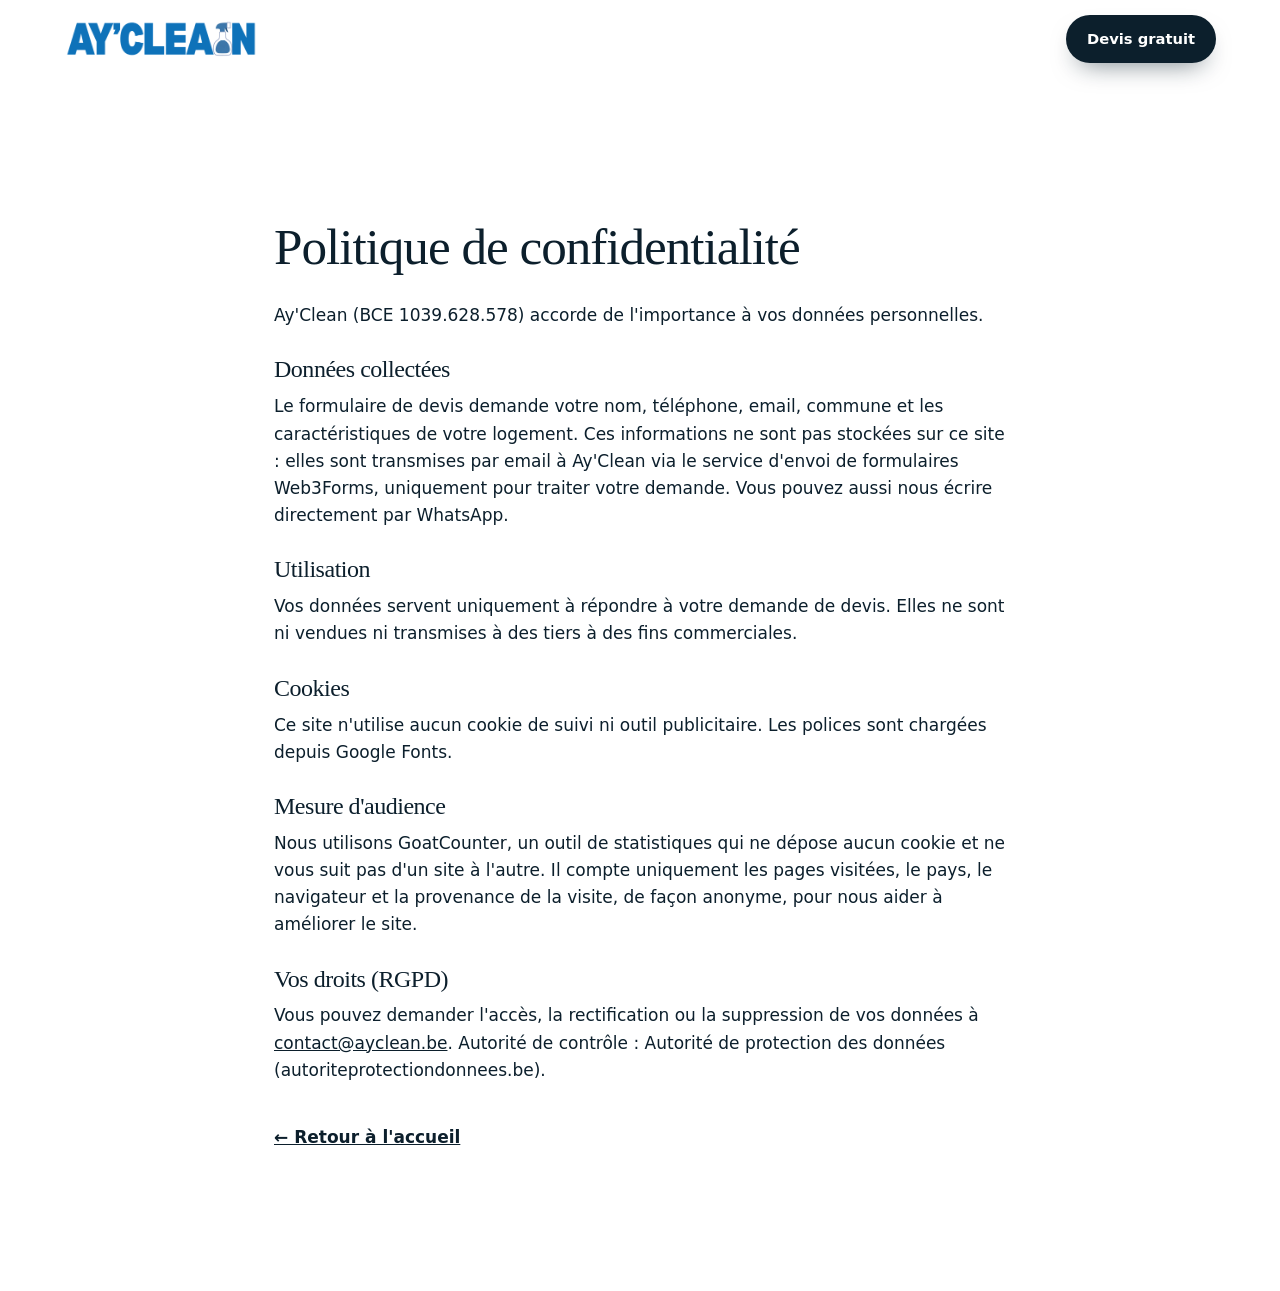
<file: confidentialite/index.html>
<!DOCTYPE html>
<html lang="fr-BE"><head><meta charset="UTF-8"><meta name="viewport" content="width=device-width, initial-scale=1">
<meta http-equiv="Content-Security-Policy" content="default-src 'self'; script-src 'self' 'unsafe-inline' https://gc.zgo.at; style-src 'self' 'unsafe-inline' https://fonts.googleapis.com; font-src https://fonts.gstatic.com; img-src 'self' data: https://ayclean.goatcounter.com; connect-src 'self' https://api.web3forms.com https://ayclean.goatcounter.com; object-src 'none'; base-uri 'self'; form-action 'self'">
<meta name="referrer" content="strict-origin-when-cross-origin">
<title>Politique de confidentialité | Ay'Clean</title>
<meta name="robots" content="noindex, follow">
<link rel="canonical" href="https://www.ayclean.be/confidentialite/">
<link rel="icon" href="/favicon.svg" type="image/svg+xml"><link rel="apple-touch-icon" href="/apple-touch-icon.png">
<link rel="preload" as="style" href="https://fonts.googleapis.com/css2?family=Figtree:wght@400;500;600;700;800&family=Fraunces:ital,opsz,wght@0,9..144,400;0,9..144,500&display=swap" onload="this.onload=null;this.rel='stylesheet'">
<noscript><link rel="stylesheet" href="https://fonts.googleapis.com/css2?family=Figtree:wght@400;500;600;700;800&family=Fraunces:ital,opsz,wght@0,9..144,400;0,9..144,500&display=swap"></noscript>
<link rel="stylesheet" href="/styles.css"><script data-goatcounter="https://ayclean.goatcounter.com/count" async src="https://gc.zgo.at/count.js"></script>
</head>
<body><header class="header"><div class="wrap"><a href="/" class="brand" aria-label="Ay'Clean, retour à l'accueil"><img src="/images/logo-ayclean-entete.webp" width="194" height="40" alt="Ay'Clean, nettoyage Airbnb et gîtes"></a><a class="btn btn-primary" href="/#devis">Devis gratuit</a></div></header>
<main class="section"><div class="wrap" style="max-width:780px"><h1 style="font-size:clamp(2rem,5vw,3.2rem);margin-bottom:28px">Politique de confidentialité</h1>
<p>Ay'Clean (BCE 1039.628.578) accorde de l'importance à vos données personnelles.</p>
<h2 style="font-size:1.5rem;margin:28px 0 10px">Données collectées</h2>
<p>Le formulaire de devis demande votre nom, téléphone, email, commune et les caractéristiques de votre logement. Ces informations ne sont pas stockées sur ce site : elles sont transmises par email à Ay'Clean via le service d'envoi de formulaires Web3Forms, uniquement pour traiter votre demande. Vous pouvez aussi nous écrire directement par WhatsApp.</p>
<h2 style="font-size:1.5rem;margin:28px 0 10px">Utilisation</h2>
<p>Vos données servent uniquement à répondre à votre demande de devis. Elles ne sont ni vendues ni transmises à des tiers à des fins commerciales.</p>
<h2 style="font-size:1.5rem;margin:28px 0 10px">Cookies</h2>
<p>Ce site n'utilise aucun cookie de suivi ni outil publicitaire. Les polices sont chargées depuis Google Fonts.</p>
<h2 style="font-size:1.5rem;margin:28px 0 10px">Mesure d'audience</h2>
<p>Nous utilisons GoatCounter, un outil de statistiques qui ne dépose aucun cookie et ne vous suit pas d'un site à l'autre. Il compte uniquement les pages visitées, le pays, le navigateur et la provenance de la visite, de façon anonyme, pour nous aider à améliorer le site.</p>
<h2 style="font-size:1.5rem;margin:28px 0 10px">Vos droits (RGPD)</h2>
<p>Vous pouvez demander l'accès, la rectification ou la suppression de vos données à <a href="mailto:contact@ayclean.be">contact@ayclean.be</a>. Autorité de contrôle : Autorité de protection des données (autoriteprotectiondonnees.be).</p><p style="margin-top:40px"><a href="/" style="font-weight:700">← Retour à l'accueil</a></p></div></main></body></html>
</file>
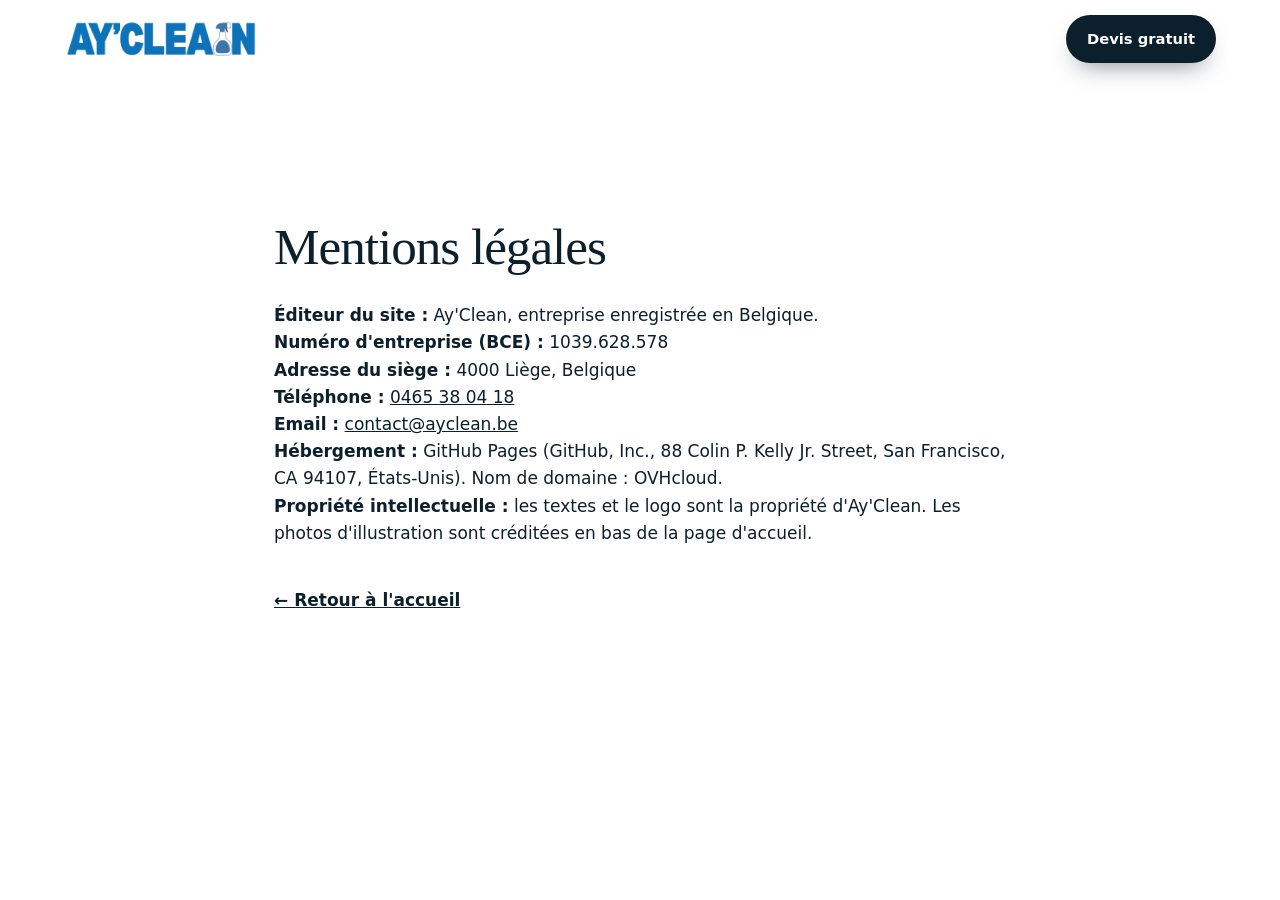
<file: mentions-legales/index.html>
<!DOCTYPE html>
<html lang="fr-BE"><head><meta charset="UTF-8"><meta name="viewport" content="width=device-width, initial-scale=1">
<meta http-equiv="Content-Security-Policy" content="default-src 'self'; script-src 'self' 'unsafe-inline' https://gc.zgo.at; style-src 'self' 'unsafe-inline' https://fonts.googleapis.com; font-src https://fonts.gstatic.com; img-src 'self' data: https://ayclean.goatcounter.com; connect-src 'self' https://api.web3forms.com https://ayclean.goatcounter.com; object-src 'none'; base-uri 'self'; form-action 'self'">
<meta name="referrer" content="strict-origin-when-cross-origin">
<title>Mentions légales | Ay'Clean</title>
<meta name="robots" content="noindex, follow">
<link rel="canonical" href="https://www.ayclean.be/mentions-legales/">
<link rel="icon" href="/favicon.svg" type="image/svg+xml"><link rel="apple-touch-icon" href="/apple-touch-icon.png">
<link rel="preload" as="style" href="https://fonts.googleapis.com/css2?family=Figtree:wght@400;500;600;700;800&family=Fraunces:ital,opsz,wght@0,9..144,400;0,9..144,500&display=swap" onload="this.onload=null;this.rel='stylesheet'">
<noscript><link rel="stylesheet" href="https://fonts.googleapis.com/css2?family=Figtree:wght@400;500;600;700;800&family=Fraunces:ital,opsz,wght@0,9..144,400;0,9..144,500&display=swap"></noscript>
<link rel="stylesheet" href="/styles.css"><script data-goatcounter="https://ayclean.goatcounter.com/count" async src="https://gc.zgo.at/count.js"></script>
</head>
<body><header class="header"><div class="wrap"><a href="/" class="brand" aria-label="Ay'Clean, retour à l'accueil"><img src="/images/logo-ayclean-entete.webp" width="194" height="40" alt="Ay'Clean, nettoyage Airbnb et gîtes"></a><a class="btn btn-primary" href="/#devis">Devis gratuit</a></div></header>
<main class="section"><div class="wrap" style="max-width:780px"><h1 style="font-size:clamp(2rem,5vw,3.2rem);margin-bottom:28px">Mentions légales</h1>
<p><strong>Éditeur du site :</strong> Ay'Clean, entreprise enregistrée en Belgique.</p>
<p><strong>Numéro d'entreprise (BCE) :</strong> 1039.628.578</p>
<p><strong>Adresse du siège :</strong> 4000 Liège, Belgique</p>
<p><strong>Téléphone :</strong> <a href="tel:+32465380418">0465 38 04 18</a><br><strong>Email :</strong> <a href="mailto:contact@ayclean.be">contact@ayclean.be</a></p>
<p><strong>Hébergement :</strong> GitHub Pages (GitHub, Inc., 88 Colin P. Kelly Jr. Street, San Francisco, CA 94107, États-Unis). Nom de domaine : OVHcloud.</p>
<p><strong>Propriété intellectuelle :</strong> les textes et le logo sont la propriété d'Ay'Clean. Les photos d'illustration sont créditées en bas de la page d'accueil.</p><p style="margin-top:40px"><a href="/" style="font-weight:700">← Retour à l'accueil</a></p></div></main></body></html>
</file>
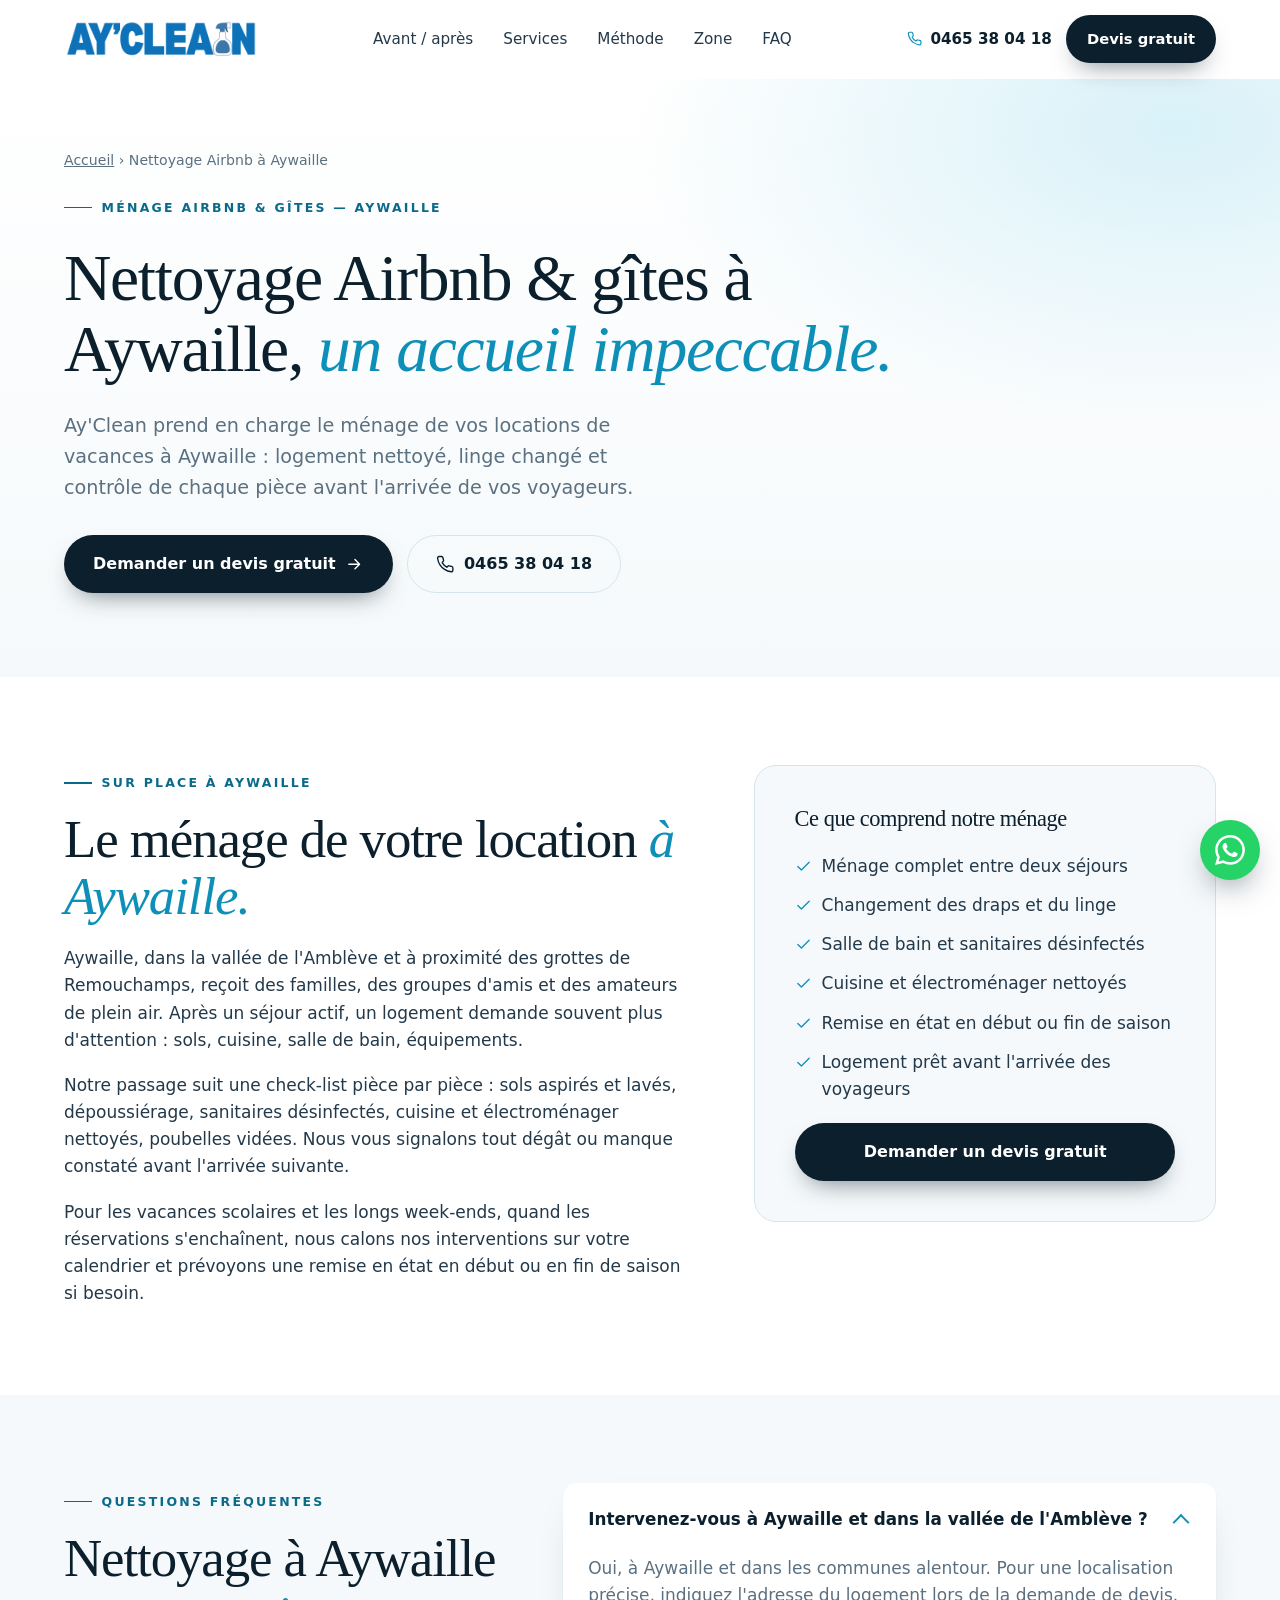
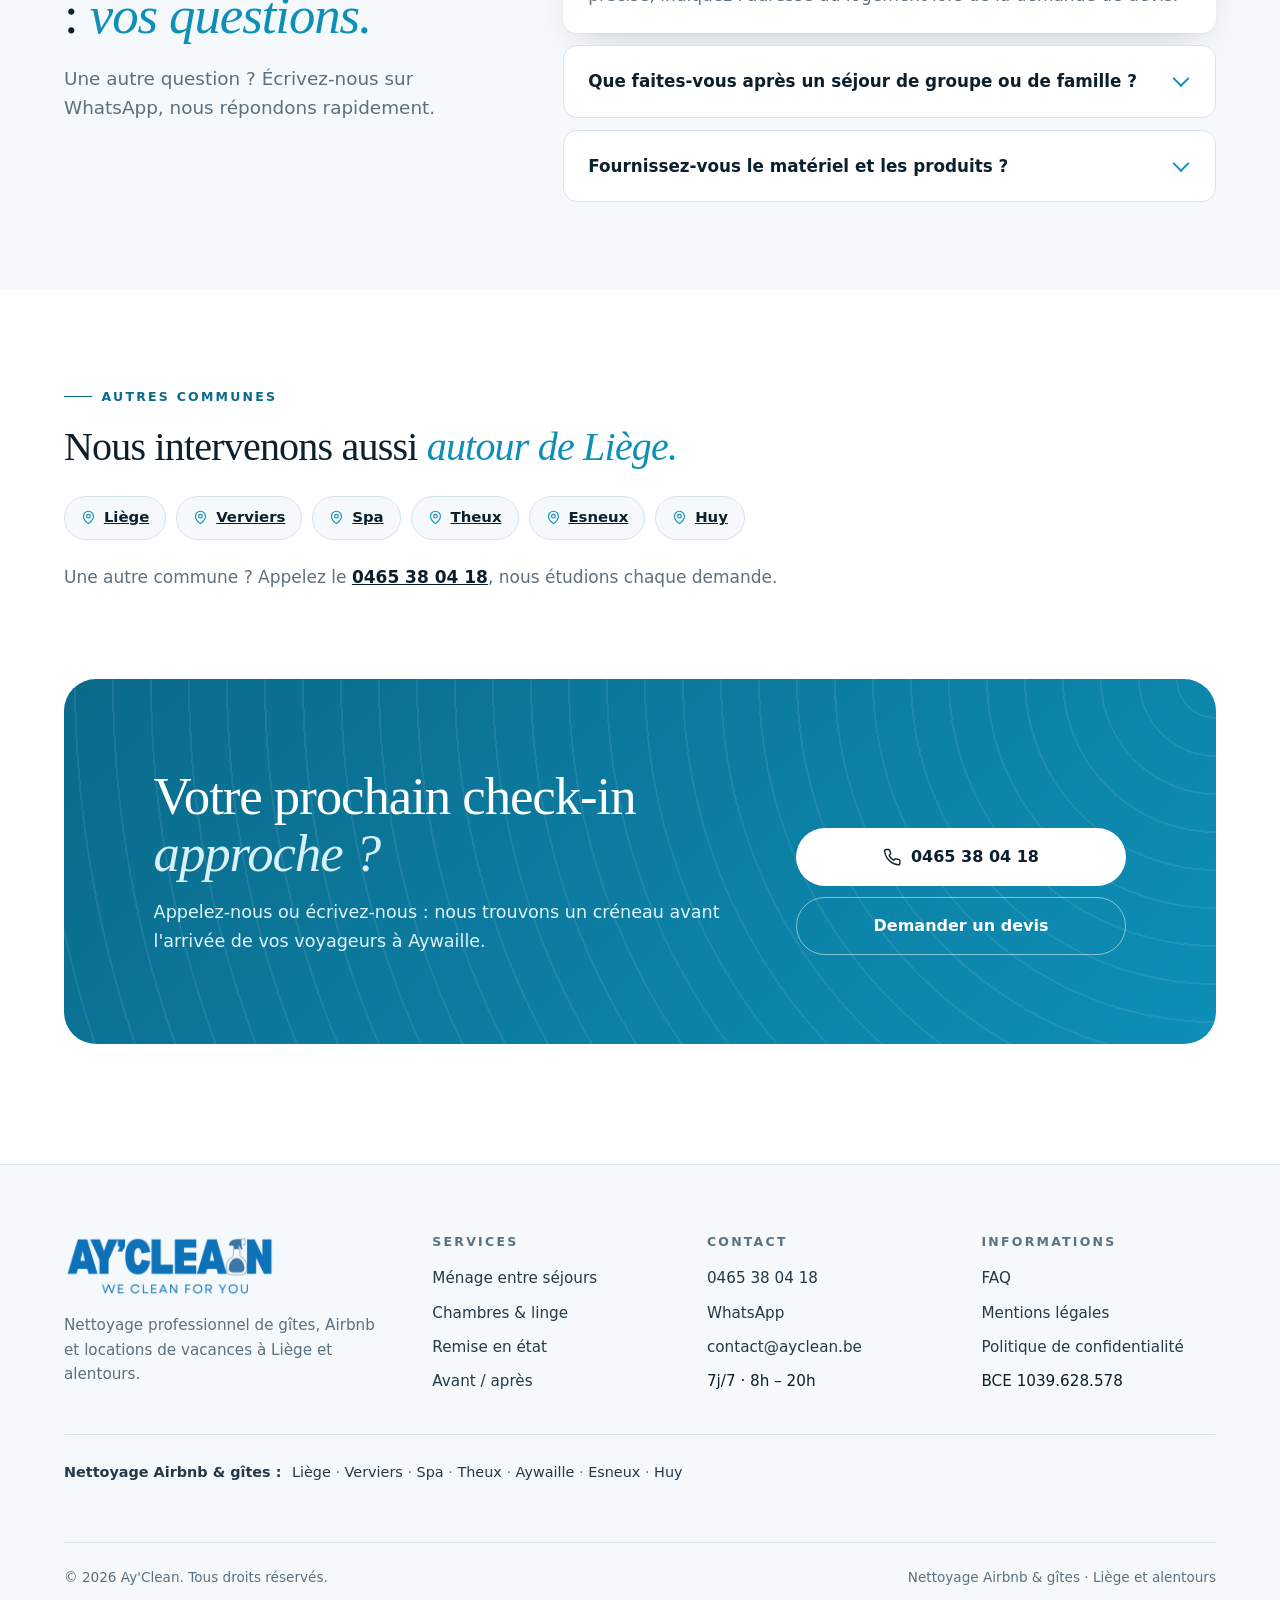
<file: nettoyage-airbnb-aywaille/index.html>
<!DOCTYPE html>
<html lang="fr-BE" class="no-js">
<head>
<meta charset="UTF-8">
<meta name="viewport" content="width=device-width, initial-scale=1">
<meta http-equiv="Content-Security-Policy" content="default-src 'self'; script-src 'self' 'unsafe-inline' https://gc.zgo.at; style-src 'self' 'unsafe-inline' https://fonts.googleapis.com; font-src https://fonts.gstatic.com; img-src 'self' data: https://ayclean.goatcounter.com; connect-src 'self' https://api.web3forms.com https://ayclean.goatcounter.com; object-src 'none'; base-uri 'self'; form-action 'self'">
<meta name="referrer" content="strict-origin-when-cross-origin">
<title>Nettoyage Airbnb &amp; gîtes à Aywaille | Ay'Clean</title>
<meta name="description" content="Nettoyage Airbnb et gîtes à Aywaille : ménage complet entre deux séjours, linge, cuisine, salle de bain, remise en état. Devis gratuit avec Ay&#x27;Clean.">
<meta name="robots" content="index, follow, max-image-preview:large">
<meta name="author" content="Ay'Clean">
<meta name="theme-color" content="#0c1f2c">
<meta name="format-detection" content="telephone=no">
<link rel="canonical" href="https://www.ayclean.be/nettoyage-airbnb-aywaille/">
<link rel="alternate" hreflang="fr-BE" href="https://www.ayclean.be/nettoyage-airbnb-aywaille/">

<meta property="og:type" content="website">
<meta property="og:locale" content="fr_BE">
<meta property="og:site_name" content="Ay'Clean">
<meta property="og:title" content="Nettoyage Airbnb &amp; gîtes à Aywaille | Ay&#x27;Clean">
<meta property="og:description" content="Nettoyage Airbnb et gîtes à Aywaille : ménage complet entre deux séjours, linge, cuisine, salle de bain, remise en état. Devis gratuit avec Ay&#x27;Clean.">
<meta property="og:url" content="https://www.ayclean.be/nettoyage-airbnb-aywaille/">
<meta property="og:image" content="https://www.ayclean.be/images/og-ayclean.jpg">
<meta property="og:image:width" content="1200">
<meta property="og:image:height" content="630">
<meta property="og:image:alt" content="Chambre de location saisonnière propre, lit fait avec du linge blanc">
<meta name="twitter:card" content="summary_large_image">
<meta name="twitter:title" content="Nettoyage Airbnb &amp; gîtes à Aywaille | Ay&#x27;Clean">
<meta name="twitter:description" content="Nettoyage Airbnb et gîtes à Aywaille : ménage complet entre deux séjours, linge, cuisine, salle de bain, remise en état. Devis gratuit avec Ay&#x27;Clean.">
<meta name="twitter:image" content="https://www.ayclean.be/images/og-ayclean.jpg">

<link rel="icon" href="/favicon.svg" type="image/svg+xml">
<link rel="icon" href="/favicon.ico" sizes="48x48">
<link rel="apple-touch-icon" href="/apple-touch-icon.png">
<link rel="manifest" href="/site.webmanifest">
<link rel="preconnect" href="https://fonts.googleapis.com">
<link rel="preconnect" href="https://fonts.gstatic.com" crossorigin>
<link rel="preload" as="style" href="https://fonts.googleapis.com/css2?family=Figtree:wght@400;500;600;700;800&family=Fraunces:ital,opsz,wght@0,9..144,400;0,9..144,500;0,9..144,600;1,9..144,400;1,9..144,500&display=swap" onload="this.onload=null;this.rel='stylesheet'">
<noscript><link rel="stylesheet" href="https://fonts.googleapis.com/css2?family=Figtree:wght@400;500;600;700;800&family=Fraunces:ital,opsz,wght@0,9..144,400;0,9..144,500;0,9..144,600;1,9..144,400;1,9..144,500&display=swap"></noscript>
<link rel="stylesheet" href="/styles.css">
<script>document.documentElement.classList.remove('no-js')</script>
<script type="application/ld+json">
{
  "@context": "https://schema.org",
  "@graph": [
    {
      "@type": [
        "LocalBusiness",
        "ProfessionalService"
      ],
      "@id": "https://www.ayclean.be/#business",
      "name": "Ay'Clean",
      "url": "https://www.ayclean.be/",
      "telephone": "+32465380418",
      "image": "https://www.ayclean.be/images/og-ayclean.jpg",
      "address": {
        "@type": "PostalAddress",
        "addressLocality": "Liège", "postalCode": "4000",
        "addressRegion": "Wallonie",
        "addressCountry": "BE"
      }
    },
    {
      "@type": "WebPage",
      "@id": "https://www.ayclean.be/nettoyage-airbnb-aywaille/#webpage",
      "url": "https://www.ayclean.be/nettoyage-airbnb-aywaille/",
      "name": "Nettoyage Airbnb & gîtes à Aywaille | Ay'Clean",
      "description": "Nettoyage Airbnb et gîtes à Aywaille : ménage complet entre deux séjours, linge, cuisine, salle de bain, remise en état. Devis gratuit avec Ay'Clean.",
      "inLanguage": "fr-BE",
      "isPartOf": {
        "@id": "https://www.ayclean.be/#website"
      },
      "about": {
        "@id": "https://www.ayclean.be/#business"
      },
      "breadcrumb": {
        "@id": "https://www.ayclean.be/nettoyage-airbnb-aywaille/#breadcrumb"
      }
    },
    {
      "@type": "BreadcrumbList",
      "@id": "https://www.ayclean.be/nettoyage-airbnb-aywaille/#breadcrumb",
      "itemListElement": [
        {
          "@type": "ListItem",
          "position": 1,
          "name": "Accueil",
          "item": "https://www.ayclean.be/"
        },
        {
          "@type": "ListItem",
          "position": 2,
          "name": "Nettoyage Airbnb à Aywaille",
          "item": "https://www.ayclean.be/nettoyage-airbnb-aywaille/"
        }
      ]
    },
    {
      "@type": "Service",
      "@id": "https://www.ayclean.be/nettoyage-airbnb-aywaille/#service",
      "name": "Nettoyage de gîtes et d'Airbnb à Aywaille",
      "serviceType": "Ménage de locations saisonnières",
      "provider": {
        "@id": "https://www.ayclean.be/#business"
      },
      "areaServed": {
        "@type": "City",
        "name": "Aywaille"
      }
    },
    {
      "@type": "FAQPage",
      "@id": "https://www.ayclean.be/nettoyage-airbnb-aywaille/#faq",
      "mainEntity": [
        {
          "@type": "Question",
          "name": "Intervenez-vous à Aywaille et dans la vallée de l'Amblève ?",
          "acceptedAnswer": {
            "@type": "Answer",
            "text": "Oui, à Aywaille et dans les communes alentour. Pour une localisation précise, indiquez l'adresse du logement lors de la demande de devis."
          }
        },
        {
          "@type": "Question",
          "name": "Que faites-vous après un séjour de groupe ou de famille ?",
          "acceptedAnswer": {
            "@type": "Answer",
            "text": "Nous effectuons un ménage complet et, si le logement le nécessite, une remise en état plus approfondie. Le temps prévu est précisé dans le devis."
          }
        },
        {
          "@type": "Question",
          "name": "Fournissez-vous le matériel et les produits ?",
          "acceptedAnswer": {
            "@type": "Answer",
            "text": "Oui, nous venons avec notre matériel et des produits adaptés aux surfaces de votre logement."
          }
        }
      ]
    }
  ]
}
</script>
<script data-goatcounter="https://ayclean.goatcounter.com/count" async src="https://gc.zgo.at/count.js"></script>
</head>
<body>
<a class="skip" href="#contenu">Aller au contenu</a>
<svg width="0" height="0" style="position:absolute" aria-hidden="true" focusable="false"><defs><symbol id="i-phone" viewBox="0 0 24 24"><path d="M22 16.9v3a2 2 0 0 1-2.2 2 19.8 19.8 0 0 1-8.6-3.1 19.5 19.5 0 0 1-6-6A19.8 19.8 0 0 1 2.1 4.2 2 2 0 0 1 4.1 2h3a2 2 0 0 1 2 1.7c.1 1 .4 1.9.7 2.8a2 2 0 0 1-.5 2.1L8.1 9.9a16 16 0 0 0 6 6l1.3-1.3a2 2 0 0 1 2.1-.4c.9.3 1.8.6 2.8.7a2 2 0 0 1 1.7 2z"/></symbol><symbol id="i-check" viewBox="0 0 24 24"><path d="M20 6 9 17l-5-5"/></symbol><symbol id="i-pin" viewBox="0 0 24 24"><path d="M20 10c0 6-8 12-8 12s-8-6-8-12a8 8 0 0 1 16 0z"/><circle cx="12" cy="10" r="3"/></symbol><symbol id="i-menu" viewBox="0 0 24 24"><path d="M4 7h16M4 12h16M4 17h16"/></symbol><symbol id="i-close" viewBox="0 0 24 24"><path d="M18 6 6 18M6 6l12 12"/></symbol><symbol id="i-arrow" viewBox="0 0 24 24"><path d="M5 12h14M13 6l6 6-6 6"/></symbol><symbol id="i-wa" viewBox="0 0 24 24"><path stroke="none" fill="currentColor" d="M17.47 14.38c-.3-.15-1.76-.87-2.03-.97-.27-.1-.47-.15-.67.15-.2.3-.77.97-.94 1.16-.17.2-.35.22-.64.08-.3-.15-1.26-.47-2.39-1.48-.88-.79-1.48-1.76-1.65-2.06-.17-.3-.02-.46.13-.6.13-.14.3-.35.45-.52.15-.18.2-.3.3-.5.1-.2.05-.37-.03-.52-.07-.15-.67-1.61-.92-2.21-.24-.58-.49-.5-.67-.51h-.57c-.2 0-.52.07-.79.37-.27.3-1.04 1.02-1.04 2.48s1.07 2.88 1.21 3.07c.15.2 2.1 3.2 5.08 4.49.71.31 1.26.49 1.7.63.71.22 1.36.19 1.87.12.57-.09 1.76-.72 2-1.41.25-.7.25-1.29.18-1.41-.08-.13-.28-.2-.57-.35m-5.42 7.4h-.01a9.87 9.87 0 0 1-5.03-1.38l-.36-.21-3.74.98 1-3.65-.24-.37a9.86 9.86 0 0 1-1.51-5.26c0-5.45 4.44-9.88 9.89-9.88 2.64 0 5.12 1.03 6.99 2.9a9.83 9.83 0 0 1 2.89 6.99c0 5.45-4.44 9.88-9.88 9.88m8.41-18.3A11.82 11.82 0 0 0 12.05 0C5.5 0 .16 5.34.16 11.89c0 2.1.55 4.14 1.59 5.95L.06 24l6.3-1.65a11.88 11.88 0 0 0 5.69 1.45c6.55 0 11.89-5.34 11.89-11.89 0-3.18-1.24-6.17-3.48-8.41z"/></symbol></defs></svg>

<header class="header" id="top">
  <div class="wrap">
    <a href="/" class="brand" aria-label="Ay'Clean, retour à l'accueil"><img src="/images/logo-ayclean-entete.webp" width="194" height="40" alt="Ay'Clean, nettoyage Airbnb et gîtes"></a>
    <nav class="nav" aria-label="Navigation principale">
      <a href="/#avant-apres">Avant / après</a>
      <a href="/#services">Services</a>
      <a href="/#methode">Méthode</a>
      <a href="/#zone">Zone</a>
      <a href="/#faq">FAQ</a>
    </nav>
    <div class="header-cta">
      <a class="header-tel" href="tel:+32465380418"><svg class="ico" aria-hidden="true"><use href="#i-phone"/></svg>0465 38 04 18</a>
      <a class="btn btn-primary" href="/#devis">Devis gratuit</a>
      <button class="menu-btn" id="menu-btn" aria-label="Ouvrir le menu" aria-expanded="false" aria-controls="mobile-nav"><svg class="ico" aria-hidden="true"><use href="#i-menu"/></svg></button>
    </div>
  </div>
  <nav class="mobile-nav" id="mobile-nav" aria-label="Navigation mobile">
    <a href="/#avant-apres">Avant / après</a>
    <a href="/#services">Nos services</a>
    <a href="/#methode">Notre méthode</a>
    <a href="/#zone">Zone d'intervention</a>
    <a href="/#faq">Questions fréquentes</a>
    <a href="tel:+32465380418">Appeler le 0465 38 04 18</a>
    <a class="btn btn-primary" href="/#devis">Demander un devis gratuit</a>
  </nav>
</header>

<main id="contenu">

<section class="hero hero-local" aria-labelledby="hero-title">
  <div class="wrap">
    <div class="hero-copy">
      <nav class="breadcrumb rise" aria-label="Fil d'Ariane"><a href="/">Accueil</a> › Nettoyage Airbnb à Aywaille</nav>
      <span class="eyebrow rise">Ménage Airbnb &amp; gîtes — Aywaille</span>
      <h1 id="hero-title" class="rise" style="font-size:clamp(2.3rem,5.2vw,4.1rem)">Nettoyage Airbnb &amp; gîtes à Aywaille, <em>un accueil impeccable.</em></h1>
      <p class="lead rise">Ay'Clean prend en charge le ménage de vos locations de vacances à Aywaille : logement nettoyé, linge changé et contrôle de chaque pièce avant l'arrivée de vos voyageurs.</p>
      <div class="hero-actions rise">
        <a class="btn btn-primary" href="/#devis">Demander un devis gratuit <svg class="ico" aria-hidden="true"><use href="#i-arrow"/></svg></a>
        <a class="btn btn-ghost" href="tel:+32465380418"><svg class="ico" aria-hidden="true"><use href="#i-phone"/></svg>0465 38 04 18</a>
      </div>
    </div>
  </div>
</section>

<section class="section compact" aria-labelledby="local-title">
  <div class="wrap local-grid">
    <div class="reveal">
      <span class="eyebrow">Sur place à Aywaille</span>
      <h2 id="local-title" style="margin:18px 0 20px">Le ménage de votre location <em>à Aywaille.</em></h2>
      <div class="local-body">
        <p>Aywaille, dans la vallée de l'Amblève et à proximité des grottes de Remouchamps, reçoit des familles, des groupes d'amis et des amateurs de plein air. Après un séjour actif, un logement demande souvent plus d'attention : sols, cuisine, salle de bain, équipements.</p>
        <p>Notre passage suit une check-list pièce par pièce : sols aspirés et lavés, dépoussiérage, sanitaires désinfectés, cuisine et électroménager nettoyés, poubelles vidées. Nous vous signalons tout dégât ou manque constaté avant l'arrivée suivante.</p>
        <p>Pour les vacances scolaires et les longs week-ends, quand les réservations s'enchaînent, nous calons nos interventions sur votre calendrier et prévoyons une remise en état en début ou en fin de saison si besoin.</p>
      </div>
    </div>
    <aside class="local-card reveal" aria-label="Ce que comprend notre ménage">
      <h3>Ce que comprend notre ménage</h3>
      <ul class="local-list">
        <li><svg class="ico" aria-hidden="true"><use href="#i-check"/></svg>Ménage complet entre deux séjours</li>
        <li><svg class="ico" aria-hidden="true"><use href="#i-check"/></svg>Changement des draps et du linge</li>
        <li><svg class="ico" aria-hidden="true"><use href="#i-check"/></svg>Salle de bain et sanitaires désinfectés</li>
        <li><svg class="ico" aria-hidden="true"><use href="#i-check"/></svg>Cuisine et électroménager nettoyés</li>
        <li><svg class="ico" aria-hidden="true"><use href="#i-check"/></svg>Remise en état en début ou fin de saison</li>
        <li><svg class="ico" aria-hidden="true"><use href="#i-check"/></svg>Logement prêt avant l'arrivée des voyageurs</li>
      </ul>
      <a class="btn btn-primary" href="/#devis">Demander un devis gratuit</a>
    </aside>
  </div>
</section>

<section class="section faq compact" aria-labelledby="faq-title">
  <div class="wrap faq-grid">
    <div class="reveal">
      <span class="eyebrow">Questions fréquentes</span>
      <h2 id="faq-title" style="margin:18px 0 20px">Nettoyage à Aywaille : <em>vos questions.</em></h2>
      <p class="lead">Une autre question ? Écrivez-nous sur WhatsApp, nous répondons rapidement.</p>
    </div>
    <div class="faq-list reveal">
      <details open>
        <summary>Intervenez-vous à Aywaille et dans la vallée de l'Amblève ?</summary>
        <p>Oui, à Aywaille et dans les communes alentour. Pour une localisation précise, indiquez l'adresse du logement lors de la demande de devis.</p>
      </details>
      <details>
        <summary>Que faites-vous après un séjour de groupe ou de famille ?</summary>
        <p>Nous effectuons un ménage complet et, si le logement le nécessite, une remise en état plus approfondie. Le temps prévu est précisé dans le devis.</p>
      </details>
      <details>
        <summary>Fournissez-vous le matériel et les produits ?</summary>
        <p>Oui, nous venons avec notre matériel et des produits adaptés aux surfaces de votre logement.</p>
      </details>
    </div>
  </div>
</section>

<section class="section compact" aria-labelledby="others-title">
  <div class="wrap">
    <div class="reveal">
      <span class="eyebrow">Autres communes</span>
      <h2 id="others-title" style="margin:18px 0 0;font-size:clamp(1.7rem,3.2vw,2.5rem)">Nous intervenons aussi <em>autour de Liège.</em></h2>
      <ul class="cities">
        <li><svg class="ico" aria-hidden="true"><use href="#i-pin"/></svg><a href="/nettoyage-airbnb-liege/" style="color:inherit;font-weight:700">Liège</a></li>
        <li><svg class="ico" aria-hidden="true"><use href="#i-pin"/></svg><a href="/nettoyage-airbnb-verviers/" style="color:inherit;font-weight:700">Verviers</a></li>
        <li><svg class="ico" aria-hidden="true"><use href="#i-pin"/></svg><a href="/nettoyage-airbnb-spa/" style="color:inherit;font-weight:700">Spa</a></li>
        <li><svg class="ico" aria-hidden="true"><use href="#i-pin"/></svg><a href="/nettoyage-airbnb-theux/" style="color:inherit;font-weight:700">Theux</a></li>
        <li><svg class="ico" aria-hidden="true"><use href="#i-pin"/></svg><a href="/nettoyage-airbnb-esneux/" style="color:inherit;font-weight:700">Esneux</a></li>
        <li><svg class="ico" aria-hidden="true"><use href="#i-pin"/></svg><a href="/nettoyage-airbnb-huy/" style="color:inherit;font-weight:700">Huy</a></li>
      </ul>
      <p style="margin-top:24px;color:var(--muted)">Une autre commune ? Appelez le <a href="tel:+32465380418" style="font-weight:700;color:var(--ink)">0465 38 04 18</a>, nous étudions chaque demande.</p>
    </div>
  </div>
</section>

<section class="cta" aria-labelledby="cta-title">
  <div class="wrap">
    <div class="cta-box reveal">
      <div>
        <h2 id="cta-title">Votre prochain check-in <em>approche ?</em></h2>
        <p>Appelez-nous ou écrivez-nous : nous trouvons un créneau avant l'arrivée de vos voyageurs à Aywaille.</p>
      </div>
      <div class="cta-actions">
        <a class="btn btn-light" href="tel:+32465380418"><svg class="ico" aria-hidden="true"><use href="#i-phone"/></svg>0465 38 04 18</a>
        <a class="btn btn-ghost" href="/#devis">Demander un devis</a>
      </div>
    </div>
  </div>
</section>

</main>

<footer class="footer">
  <div class="wrap">
    <div class="footer-grid">
      <div class="footer-about">
        <a href="/" class="brand" aria-label="Ay'Clean, accueil"><img src="/images/logo-ayclean.webp" width="211" height="62" alt="Ay'Clean, We Clean For You" loading="lazy"></a>
        <p>Nettoyage professionnel de gîtes, Airbnb et locations de vacances à Liège et alentours.</p>
      </div>
      <div>
        <h3>Services</h3>
        <ul>
          <li><a href="/#services">Ménage entre séjours</a></li>
          <li><a href="/#services">Chambres &amp; linge</a></li>
          <li><a href="/#services">Remise en état</a></li>
          <li><a href="/#avant-apres">Avant / après</a></li>
        </ul>
      </div>
      <div>
        <h3>Contact</h3>
        <ul>
          <li><a href="tel:+32465380418">0465 38 04 18</a></li>
          <li><a href="https://wa.me/32465380418" target="_blank" rel="noopener">WhatsApp</a></li>
          <li><a href="mailto:contact@ayclean.be">contact@ayclean.be</a></li>
          <li>7j/7 · 8h – 20h</li>
        </ul>
      </div>
      <div>
        <h3>Informations</h3>
        <ul>
          <li><a href="/#faq">FAQ</a></li>
          <li><a href="/mentions-legales/">Mentions légales</a></li>
          <li><a href="/confidentialite/">Politique de confidentialité</a></li>
          <li>BCE 1039.628.578</li>
        </ul>
      </div>
    </div>
    <p class="footer-areas"><strong>Nettoyage Airbnb &amp; gîtes :</strong> <a href="/nettoyage-airbnb-liege/">Liège</a> · <a href="/nettoyage-airbnb-verviers/">Verviers</a> · <a href="/nettoyage-airbnb-spa/">Spa</a> · <a href="/nettoyage-airbnb-theux/">Theux</a> · <a href="/nettoyage-airbnb-aywaille/">Aywaille</a> · <a href="/nettoyage-airbnb-esneux/">Esneux</a> · <a href="/nettoyage-airbnb-huy/">Huy</a></p>
    <div class="footer-bottom">
      <span>© 2026 Ay'Clean. Tous droits réservés.</span>
      <span>Nettoyage Airbnb &amp; gîtes · Liège et alentours</span>
    </div>
  </div>
</footer>

<a class="wa-float" href="https://wa.me/32465380418" target="_blank" rel="noopener" aria-label="Nous écrire sur WhatsApp"><svg aria-hidden="true"><use href="#i-wa"/></svg></a>

<script src="/main.js" defer></script>
</body>
</html>
</file>
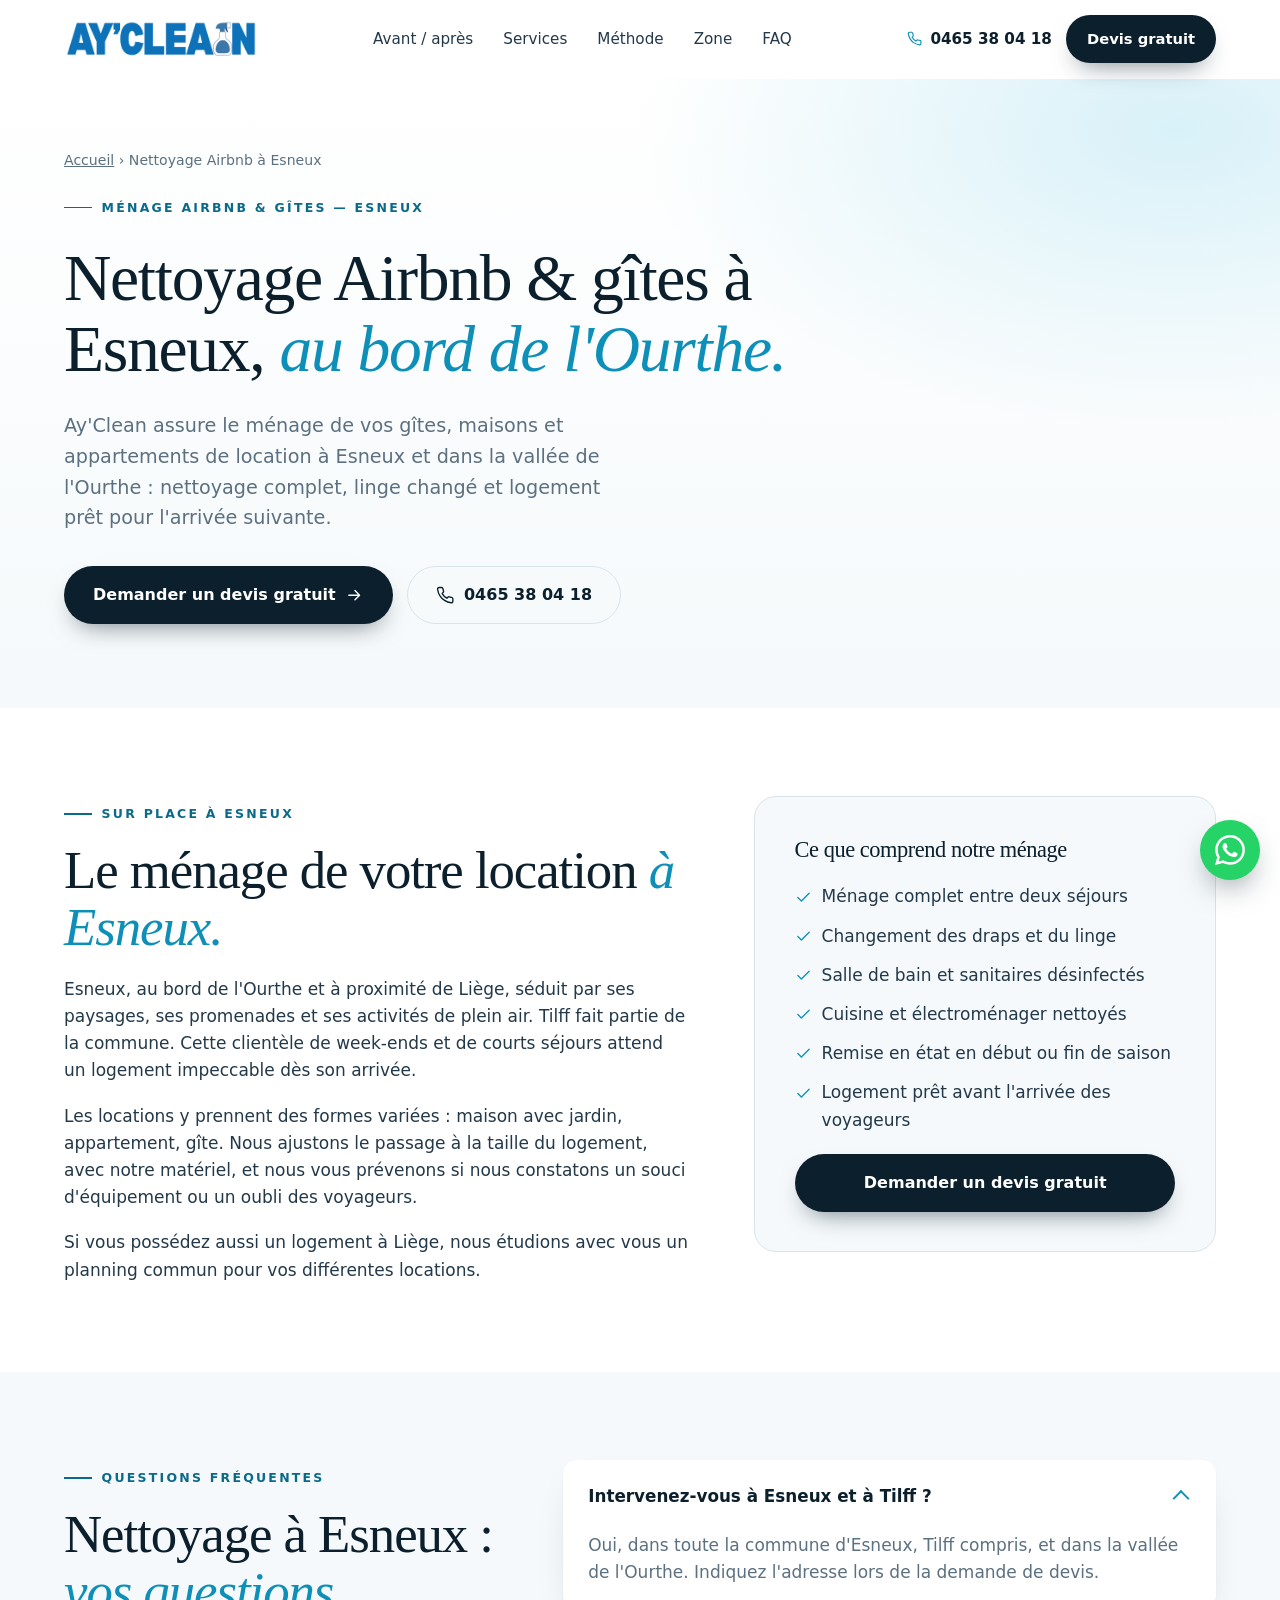
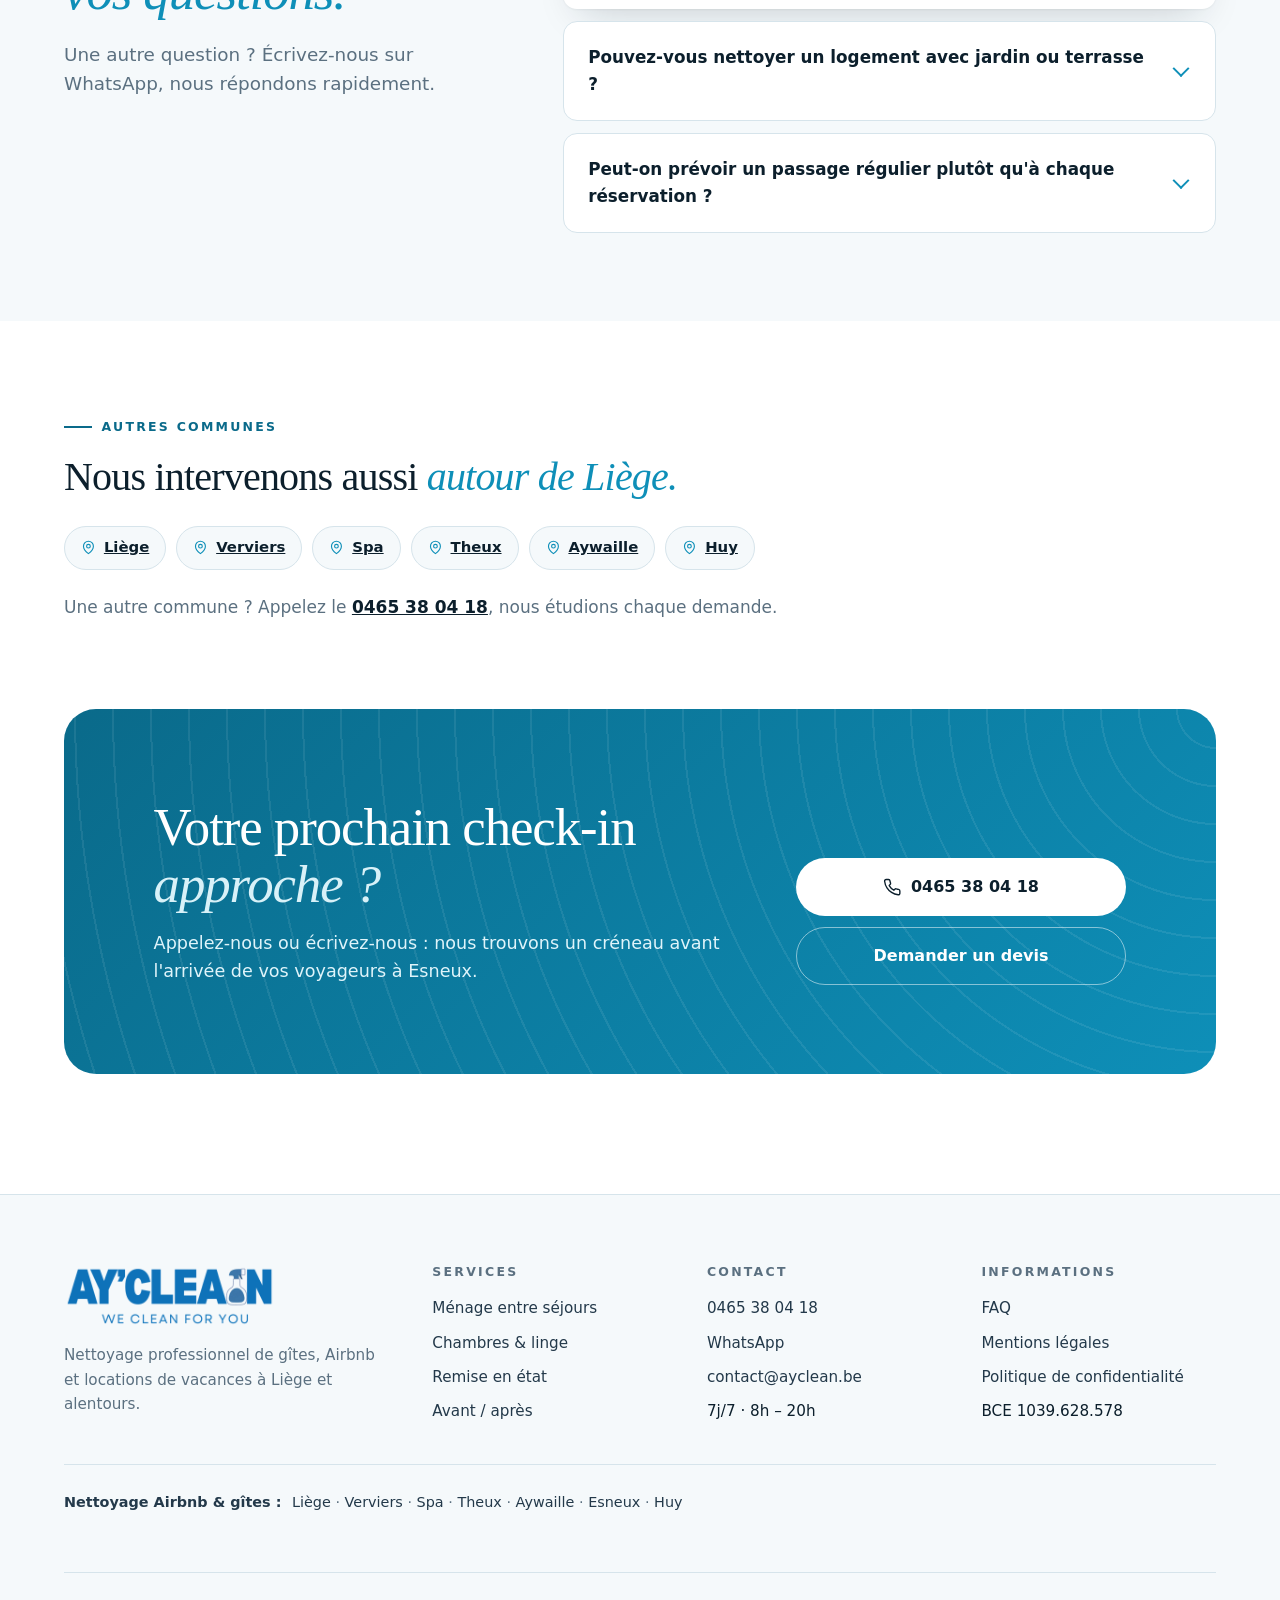
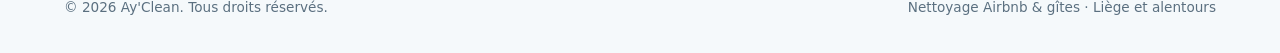
<file: nettoyage-airbnb-esneux/index.html>
<!DOCTYPE html>
<html lang="fr-BE" class="no-js">
<head>
<meta charset="UTF-8">
<meta name="viewport" content="width=device-width, initial-scale=1">
<meta http-equiv="Content-Security-Policy" content="default-src 'self'; script-src 'self' 'unsafe-inline' https://gc.zgo.at; style-src 'self' 'unsafe-inline' https://fonts.googleapis.com; font-src https://fonts.gstatic.com; img-src 'self' data: https://ayclean.goatcounter.com; connect-src 'self' https://api.web3forms.com https://ayclean.goatcounter.com; object-src 'none'; base-uri 'self'; form-action 'self'">
<meta name="referrer" content="strict-origin-when-cross-origin">
<title>Nettoyage Airbnb &amp; gîtes à Esneux | Ay'Clean</title>
<meta name="description" content="Ménage professionnel de locations de vacances à Esneux et Tilff : nettoyage entre séjours, linge, remise en état. Ay&#x27;Clean, devis gratuit, 7j/7.">
<meta name="robots" content="index, follow, max-image-preview:large">
<meta name="author" content="Ay'Clean">
<meta name="theme-color" content="#0c1f2c">
<meta name="format-detection" content="telephone=no">
<link rel="canonical" href="https://www.ayclean.be/nettoyage-airbnb-esneux/">
<link rel="alternate" hreflang="fr-BE" href="https://www.ayclean.be/nettoyage-airbnb-esneux/">

<meta property="og:type" content="website">
<meta property="og:locale" content="fr_BE">
<meta property="og:site_name" content="Ay'Clean">
<meta property="og:title" content="Nettoyage Airbnb &amp; gîtes à Esneux | Ay&#x27;Clean">
<meta property="og:description" content="Ménage professionnel de locations de vacances à Esneux et Tilff : nettoyage entre séjours, linge, remise en état. Ay&#x27;Clean, devis gratuit, 7j/7.">
<meta property="og:url" content="https://www.ayclean.be/nettoyage-airbnb-esneux/">
<meta property="og:image" content="https://www.ayclean.be/images/og-ayclean.jpg">
<meta property="og:image:width" content="1200">
<meta property="og:image:height" content="630">
<meta property="og:image:alt" content="Chambre de location saisonnière propre, lit fait avec du linge blanc">
<meta name="twitter:card" content="summary_large_image">
<meta name="twitter:title" content="Nettoyage Airbnb &amp; gîtes à Esneux | Ay&#x27;Clean">
<meta name="twitter:description" content="Ménage professionnel de locations de vacances à Esneux et Tilff : nettoyage entre séjours, linge, remise en état. Ay&#x27;Clean, devis gratuit, 7j/7.">
<meta name="twitter:image" content="https://www.ayclean.be/images/og-ayclean.jpg">

<link rel="icon" href="/favicon.svg" type="image/svg+xml">
<link rel="icon" href="/favicon.ico" sizes="48x48">
<link rel="apple-touch-icon" href="/apple-touch-icon.png">
<link rel="manifest" href="/site.webmanifest">
<link rel="preconnect" href="https://fonts.googleapis.com">
<link rel="preconnect" href="https://fonts.gstatic.com" crossorigin>
<link rel="preload" as="style" href="https://fonts.googleapis.com/css2?family=Figtree:wght@400;500;600;700;800&family=Fraunces:ital,opsz,wght@0,9..144,400;0,9..144,500;0,9..144,600;1,9..144,400;1,9..144,500&display=swap" onload="this.onload=null;this.rel='stylesheet'">
<noscript><link rel="stylesheet" href="https://fonts.googleapis.com/css2?family=Figtree:wght@400;500;600;700;800&family=Fraunces:ital,opsz,wght@0,9..144,400;0,9..144,500;0,9..144,600;1,9..144,400;1,9..144,500&display=swap"></noscript>
<link rel="stylesheet" href="/styles.css">
<script>document.documentElement.classList.remove('no-js')</script>
<script type="application/ld+json">
{
  "@context": "https://schema.org",
  "@graph": [
    {
      "@type": [
        "LocalBusiness",
        "ProfessionalService"
      ],
      "@id": "https://www.ayclean.be/#business",
      "name": "Ay'Clean",
      "url": "https://www.ayclean.be/",
      "telephone": "+32465380418",
      "image": "https://www.ayclean.be/images/og-ayclean.jpg",
      "address": {
        "@type": "PostalAddress",
        "addressLocality": "Liège", "postalCode": "4000",
        "addressRegion": "Wallonie",
        "addressCountry": "BE"
      }
    },
    {
      "@type": "WebPage",
      "@id": "https://www.ayclean.be/nettoyage-airbnb-esneux/#webpage",
      "url": "https://www.ayclean.be/nettoyage-airbnb-esneux/",
      "name": "Nettoyage Airbnb & gîtes à Esneux | Ay'Clean",
      "description": "Ménage professionnel de locations de vacances à Esneux et Tilff : nettoyage entre séjours, linge, remise en état. Ay'Clean, devis gratuit, 7j/7.",
      "inLanguage": "fr-BE",
      "isPartOf": {
        "@id": "https://www.ayclean.be/#website"
      },
      "about": {
        "@id": "https://www.ayclean.be/#business"
      },
      "breadcrumb": {
        "@id": "https://www.ayclean.be/nettoyage-airbnb-esneux/#breadcrumb"
      }
    },
    {
      "@type": "BreadcrumbList",
      "@id": "https://www.ayclean.be/nettoyage-airbnb-esneux/#breadcrumb",
      "itemListElement": [
        {
          "@type": "ListItem",
          "position": 1,
          "name": "Accueil",
          "item": "https://www.ayclean.be/"
        },
        {
          "@type": "ListItem",
          "position": 2,
          "name": "Nettoyage Airbnb à Esneux",
          "item": "https://www.ayclean.be/nettoyage-airbnb-esneux/"
        }
      ]
    },
    {
      "@type": "Service",
      "@id": "https://www.ayclean.be/nettoyage-airbnb-esneux/#service",
      "name": "Nettoyage de gîtes et d'Airbnb à Esneux",
      "serviceType": "Ménage de locations saisonnières",
      "provider": {
        "@id": "https://www.ayclean.be/#business"
      },
      "areaServed": {
        "@type": "City",
        "name": "Esneux"
      }
    },
    {
      "@type": "FAQPage",
      "@id": "https://www.ayclean.be/nettoyage-airbnb-esneux/#faq",
      "mainEntity": [
        {
          "@type": "Question",
          "name": "Intervenez-vous à Esneux et à Tilff ?",
          "acceptedAnswer": {
            "@type": "Answer",
            "text": "Oui, dans toute la commune d'Esneux, Tilff compris, et dans la vallée de l'Ourthe. Indiquez l'adresse lors de la demande de devis."
          }
        },
        {
          "@type": "Question",
          "name": "Pouvez-vous nettoyer un logement avec jardin ou terrasse ?",
          "acceptedAnswer": {
            "@type": "Answer",
            "text": "Le ménage intérieur est notre cœur de métier. Pour les extérieurs (terrasse, mobilier), précisez-le lors du devis afin que nous évaluions ce qui peut être inclus."
          }
        },
        {
          "@type": "Question",
          "name": "Peut-on prévoir un passage régulier plutôt qu'à chaque réservation ?",
          "acceptedAnswer": {
            "@type": "Answer",
            "text": "Oui. Nous proposons des passages calés sur vos réservations, hebdomadaires ou ponctuels, selon vos besoins."
          }
        }
      ]
    }
  ]
}
</script>
<script data-goatcounter="https://ayclean.goatcounter.com/count" async src="https://gc.zgo.at/count.js"></script>
</head>
<body>
<a class="skip" href="#contenu">Aller au contenu</a>
<svg width="0" height="0" style="position:absolute" aria-hidden="true" focusable="false"><defs><symbol id="i-phone" viewBox="0 0 24 24"><path d="M22 16.9v3a2 2 0 0 1-2.2 2 19.8 19.8 0 0 1-8.6-3.1 19.5 19.5 0 0 1-6-6A19.8 19.8 0 0 1 2.1 4.2 2 2 0 0 1 4.1 2h3a2 2 0 0 1 2 1.7c.1 1 .4 1.9.7 2.8a2 2 0 0 1-.5 2.1L8.1 9.9a16 16 0 0 0 6 6l1.3-1.3a2 2 0 0 1 2.1-.4c.9.3 1.8.6 2.8.7a2 2 0 0 1 1.7 2z"/></symbol><symbol id="i-check" viewBox="0 0 24 24"><path d="M20 6 9 17l-5-5"/></symbol><symbol id="i-pin" viewBox="0 0 24 24"><path d="M20 10c0 6-8 12-8 12s-8-6-8-12a8 8 0 0 1 16 0z"/><circle cx="12" cy="10" r="3"/></symbol><symbol id="i-menu" viewBox="0 0 24 24"><path d="M4 7h16M4 12h16M4 17h16"/></symbol><symbol id="i-close" viewBox="0 0 24 24"><path d="M18 6 6 18M6 6l12 12"/></symbol><symbol id="i-arrow" viewBox="0 0 24 24"><path d="M5 12h14M13 6l6 6-6 6"/></symbol><symbol id="i-wa" viewBox="0 0 24 24"><path stroke="none" fill="currentColor" d="M17.47 14.38c-.3-.15-1.76-.87-2.03-.97-.27-.1-.47-.15-.67.15-.2.3-.77.97-.94 1.16-.17.2-.35.22-.64.08-.3-.15-1.26-.47-2.39-1.48-.88-.79-1.48-1.76-1.65-2.06-.17-.3-.02-.46.13-.6.13-.14.3-.35.45-.52.15-.18.2-.3.3-.5.1-.2.05-.37-.03-.52-.07-.15-.67-1.61-.92-2.21-.24-.58-.49-.5-.67-.51h-.57c-.2 0-.52.07-.79.37-.27.3-1.04 1.02-1.04 2.48s1.07 2.88 1.21 3.07c.15.2 2.1 3.2 5.08 4.49.71.31 1.26.49 1.7.63.71.22 1.36.19 1.87.12.57-.09 1.76-.72 2-1.41.25-.7.25-1.29.18-1.41-.08-.13-.28-.2-.57-.35m-5.42 7.4h-.01a9.87 9.87 0 0 1-5.03-1.38l-.36-.21-3.74.98 1-3.65-.24-.37a9.86 9.86 0 0 1-1.51-5.26c0-5.45 4.44-9.88 9.89-9.88 2.64 0 5.12 1.03 6.99 2.9a9.83 9.83 0 0 1 2.89 6.99c0 5.45-4.44 9.88-9.88 9.88m8.41-18.3A11.82 11.82 0 0 0 12.05 0C5.5 0 .16 5.34.16 11.89c0 2.1.55 4.14 1.59 5.95L.06 24l6.3-1.65a11.88 11.88 0 0 0 5.69 1.45c6.55 0 11.89-5.34 11.89-11.89 0-3.18-1.24-6.17-3.48-8.41z"/></symbol></defs></svg>

<header class="header" id="top">
  <div class="wrap">
    <a href="/" class="brand" aria-label="Ay'Clean, retour à l'accueil"><img src="/images/logo-ayclean-entete.webp" width="194" height="40" alt="Ay'Clean, nettoyage Airbnb et gîtes"></a>
    <nav class="nav" aria-label="Navigation principale">
      <a href="/#avant-apres">Avant / après</a>
      <a href="/#services">Services</a>
      <a href="/#methode">Méthode</a>
      <a href="/#zone">Zone</a>
      <a href="/#faq">FAQ</a>
    </nav>
    <div class="header-cta">
      <a class="header-tel" href="tel:+32465380418"><svg class="ico" aria-hidden="true"><use href="#i-phone"/></svg>0465 38 04 18</a>
      <a class="btn btn-primary" href="/#devis">Devis gratuit</a>
      <button class="menu-btn" id="menu-btn" aria-label="Ouvrir le menu" aria-expanded="false" aria-controls="mobile-nav"><svg class="ico" aria-hidden="true"><use href="#i-menu"/></svg></button>
    </div>
  </div>
  <nav class="mobile-nav" id="mobile-nav" aria-label="Navigation mobile">
    <a href="/#avant-apres">Avant / après</a>
    <a href="/#services">Nos services</a>
    <a href="/#methode">Notre méthode</a>
    <a href="/#zone">Zone d'intervention</a>
    <a href="/#faq">Questions fréquentes</a>
    <a href="tel:+32465380418">Appeler le 0465 38 04 18</a>
    <a class="btn btn-primary" href="/#devis">Demander un devis gratuit</a>
  </nav>
</header>

<main id="contenu">

<section class="hero hero-local" aria-labelledby="hero-title">
  <div class="wrap">
    <div class="hero-copy">
      <nav class="breadcrumb rise" aria-label="Fil d'Ariane"><a href="/">Accueil</a> › Nettoyage Airbnb à Esneux</nav>
      <span class="eyebrow rise">Ménage Airbnb &amp; gîtes — Esneux</span>
      <h1 id="hero-title" class="rise" style="font-size:clamp(2.3rem,5.2vw,4.1rem)">Nettoyage Airbnb &amp; gîtes à Esneux, <em>au bord de l'Ourthe.</em></h1>
      <p class="lead rise">Ay'Clean assure le ménage de vos gîtes, maisons et appartements de location à Esneux et dans la vallée de l'Ourthe : nettoyage complet, linge changé et logement prêt pour l'arrivée suivante.</p>
      <div class="hero-actions rise">
        <a class="btn btn-primary" href="/#devis">Demander un devis gratuit <svg class="ico" aria-hidden="true"><use href="#i-arrow"/></svg></a>
        <a class="btn btn-ghost" href="tel:+32465380418"><svg class="ico" aria-hidden="true"><use href="#i-phone"/></svg>0465 38 04 18</a>
      </div>
    </div>
  </div>
</section>

<section class="section compact" aria-labelledby="local-title">
  <div class="wrap local-grid">
    <div class="reveal">
      <span class="eyebrow">Sur place à Esneux</span>
      <h2 id="local-title" style="margin:18px 0 20px">Le ménage de votre location <em>à Esneux.</em></h2>
      <div class="local-body">
        <p>Esneux, au bord de l'Ourthe et à proximité de Liège, séduit par ses paysages, ses promenades et ses activités de plein air. Tilff fait partie de la commune. Cette clientèle de week-ends et de courts séjours attend un logement impeccable dès son arrivée.</p>
        <p>Les locations y prennent des formes variées : maison avec jardin, appartement, gîte. Nous ajustons le passage à la taille du logement, avec notre matériel, et nous vous prévenons si nous constatons un souci d'équipement ou un oubli des voyageurs.</p>
        <p>Si vous possédez aussi un logement à Liège, nous étudions avec vous un planning commun pour vos différentes locations.</p>
      </div>
    </div>
    <aside class="local-card reveal" aria-label="Ce que comprend notre ménage">
      <h3>Ce que comprend notre ménage</h3>
      <ul class="local-list">
        <li><svg class="ico" aria-hidden="true"><use href="#i-check"/></svg>Ménage complet entre deux séjours</li>
        <li><svg class="ico" aria-hidden="true"><use href="#i-check"/></svg>Changement des draps et du linge</li>
        <li><svg class="ico" aria-hidden="true"><use href="#i-check"/></svg>Salle de bain et sanitaires désinfectés</li>
        <li><svg class="ico" aria-hidden="true"><use href="#i-check"/></svg>Cuisine et électroménager nettoyés</li>
        <li><svg class="ico" aria-hidden="true"><use href="#i-check"/></svg>Remise en état en début ou fin de saison</li>
        <li><svg class="ico" aria-hidden="true"><use href="#i-check"/></svg>Logement prêt avant l'arrivée des voyageurs</li>
      </ul>
      <a class="btn btn-primary" href="/#devis">Demander un devis gratuit</a>
    </aside>
  </div>
</section>

<section class="section faq compact" aria-labelledby="faq-title">
  <div class="wrap faq-grid">
    <div class="reveal">
      <span class="eyebrow">Questions fréquentes</span>
      <h2 id="faq-title" style="margin:18px 0 20px">Nettoyage à Esneux : <em>vos questions.</em></h2>
      <p class="lead">Une autre question ? Écrivez-nous sur WhatsApp, nous répondons rapidement.</p>
    </div>
    <div class="faq-list reveal">
      <details open>
        <summary>Intervenez-vous à Esneux et à Tilff ?</summary>
        <p>Oui, dans toute la commune d'Esneux, Tilff compris, et dans la vallée de l'Ourthe. Indiquez l'adresse lors de la demande de devis.</p>
      </details>
      <details>
        <summary>Pouvez-vous nettoyer un logement avec jardin ou terrasse ?</summary>
        <p>Le ménage intérieur est notre cœur de métier. Pour les extérieurs (terrasse, mobilier), précisez-le lors du devis afin que nous évaluions ce qui peut être inclus.</p>
      </details>
      <details>
        <summary>Peut-on prévoir un passage régulier plutôt qu'à chaque réservation ?</summary>
        <p>Oui. Nous proposons des passages calés sur vos réservations, hebdomadaires ou ponctuels, selon vos besoins.</p>
      </details>
    </div>
  </div>
</section>

<section class="section compact" aria-labelledby="others-title">
  <div class="wrap">
    <div class="reveal">
      <span class="eyebrow">Autres communes</span>
      <h2 id="others-title" style="margin:18px 0 0;font-size:clamp(1.7rem,3.2vw,2.5rem)">Nous intervenons aussi <em>autour de Liège.</em></h2>
      <ul class="cities">
        <li><svg class="ico" aria-hidden="true"><use href="#i-pin"/></svg><a href="/nettoyage-airbnb-liege/" style="color:inherit;font-weight:700">Liège</a></li>
        <li><svg class="ico" aria-hidden="true"><use href="#i-pin"/></svg><a href="/nettoyage-airbnb-verviers/" style="color:inherit;font-weight:700">Verviers</a></li>
        <li><svg class="ico" aria-hidden="true"><use href="#i-pin"/></svg><a href="/nettoyage-airbnb-spa/" style="color:inherit;font-weight:700">Spa</a></li>
        <li><svg class="ico" aria-hidden="true"><use href="#i-pin"/></svg><a href="/nettoyage-airbnb-theux/" style="color:inherit;font-weight:700">Theux</a></li>
        <li><svg class="ico" aria-hidden="true"><use href="#i-pin"/></svg><a href="/nettoyage-airbnb-aywaille/" style="color:inherit;font-weight:700">Aywaille</a></li>
        <li><svg class="ico" aria-hidden="true"><use href="#i-pin"/></svg><a href="/nettoyage-airbnb-huy/" style="color:inherit;font-weight:700">Huy</a></li>
      </ul>
      <p style="margin-top:24px;color:var(--muted)">Une autre commune ? Appelez le <a href="tel:+32465380418" style="font-weight:700;color:var(--ink)">0465 38 04 18</a>, nous étudions chaque demande.</p>
    </div>
  </div>
</section>

<section class="cta" aria-labelledby="cta-title">
  <div class="wrap">
    <div class="cta-box reveal">
      <div>
        <h2 id="cta-title">Votre prochain check-in <em>approche ?</em></h2>
        <p>Appelez-nous ou écrivez-nous : nous trouvons un créneau avant l'arrivée de vos voyageurs à Esneux.</p>
      </div>
      <div class="cta-actions">
        <a class="btn btn-light" href="tel:+32465380418"><svg class="ico" aria-hidden="true"><use href="#i-phone"/></svg>0465 38 04 18</a>
        <a class="btn btn-ghost" href="/#devis">Demander un devis</a>
      </div>
    </div>
  </div>
</section>

</main>

<footer class="footer">
  <div class="wrap">
    <div class="footer-grid">
      <div class="footer-about">
        <a href="/" class="brand" aria-label="Ay'Clean, accueil"><img src="/images/logo-ayclean.webp" width="211" height="62" alt="Ay'Clean, We Clean For You" loading="lazy"></a>
        <p>Nettoyage professionnel de gîtes, Airbnb et locations de vacances à Liège et alentours.</p>
      </div>
      <div>
        <h3>Services</h3>
        <ul>
          <li><a href="/#services">Ménage entre séjours</a></li>
          <li><a href="/#services">Chambres &amp; linge</a></li>
          <li><a href="/#services">Remise en état</a></li>
          <li><a href="/#avant-apres">Avant / après</a></li>
        </ul>
      </div>
      <div>
        <h3>Contact</h3>
        <ul>
          <li><a href="tel:+32465380418">0465 38 04 18</a></li>
          <li><a href="https://wa.me/32465380418" target="_blank" rel="noopener">WhatsApp</a></li>
          <li><a href="mailto:contact@ayclean.be">contact@ayclean.be</a></li>
          <li>7j/7 · 8h – 20h</li>
        </ul>
      </div>
      <div>
        <h3>Informations</h3>
        <ul>
          <li><a href="/#faq">FAQ</a></li>
          <li><a href="/mentions-legales/">Mentions légales</a></li>
          <li><a href="/confidentialite/">Politique de confidentialité</a></li>
          <li>BCE 1039.628.578</li>
        </ul>
      </div>
    </div>
    <p class="footer-areas"><strong>Nettoyage Airbnb &amp; gîtes :</strong> <a href="/nettoyage-airbnb-liege/">Liège</a> · <a href="/nettoyage-airbnb-verviers/">Verviers</a> · <a href="/nettoyage-airbnb-spa/">Spa</a> · <a href="/nettoyage-airbnb-theux/">Theux</a> · <a href="/nettoyage-airbnb-aywaille/">Aywaille</a> · <a href="/nettoyage-airbnb-esneux/">Esneux</a> · <a href="/nettoyage-airbnb-huy/">Huy</a></p>
    <div class="footer-bottom">
      <span>© 2026 Ay'Clean. Tous droits réservés.</span>
      <span>Nettoyage Airbnb &amp; gîtes · Liège et alentours</span>
    </div>
  </div>
</footer>

<a class="wa-float" href="https://wa.me/32465380418" target="_blank" rel="noopener" aria-label="Nous écrire sur WhatsApp"><svg aria-hidden="true"><use href="#i-wa"/></svg></a>

<script src="/main.js" defer></script>
</body>
</html>
</file>
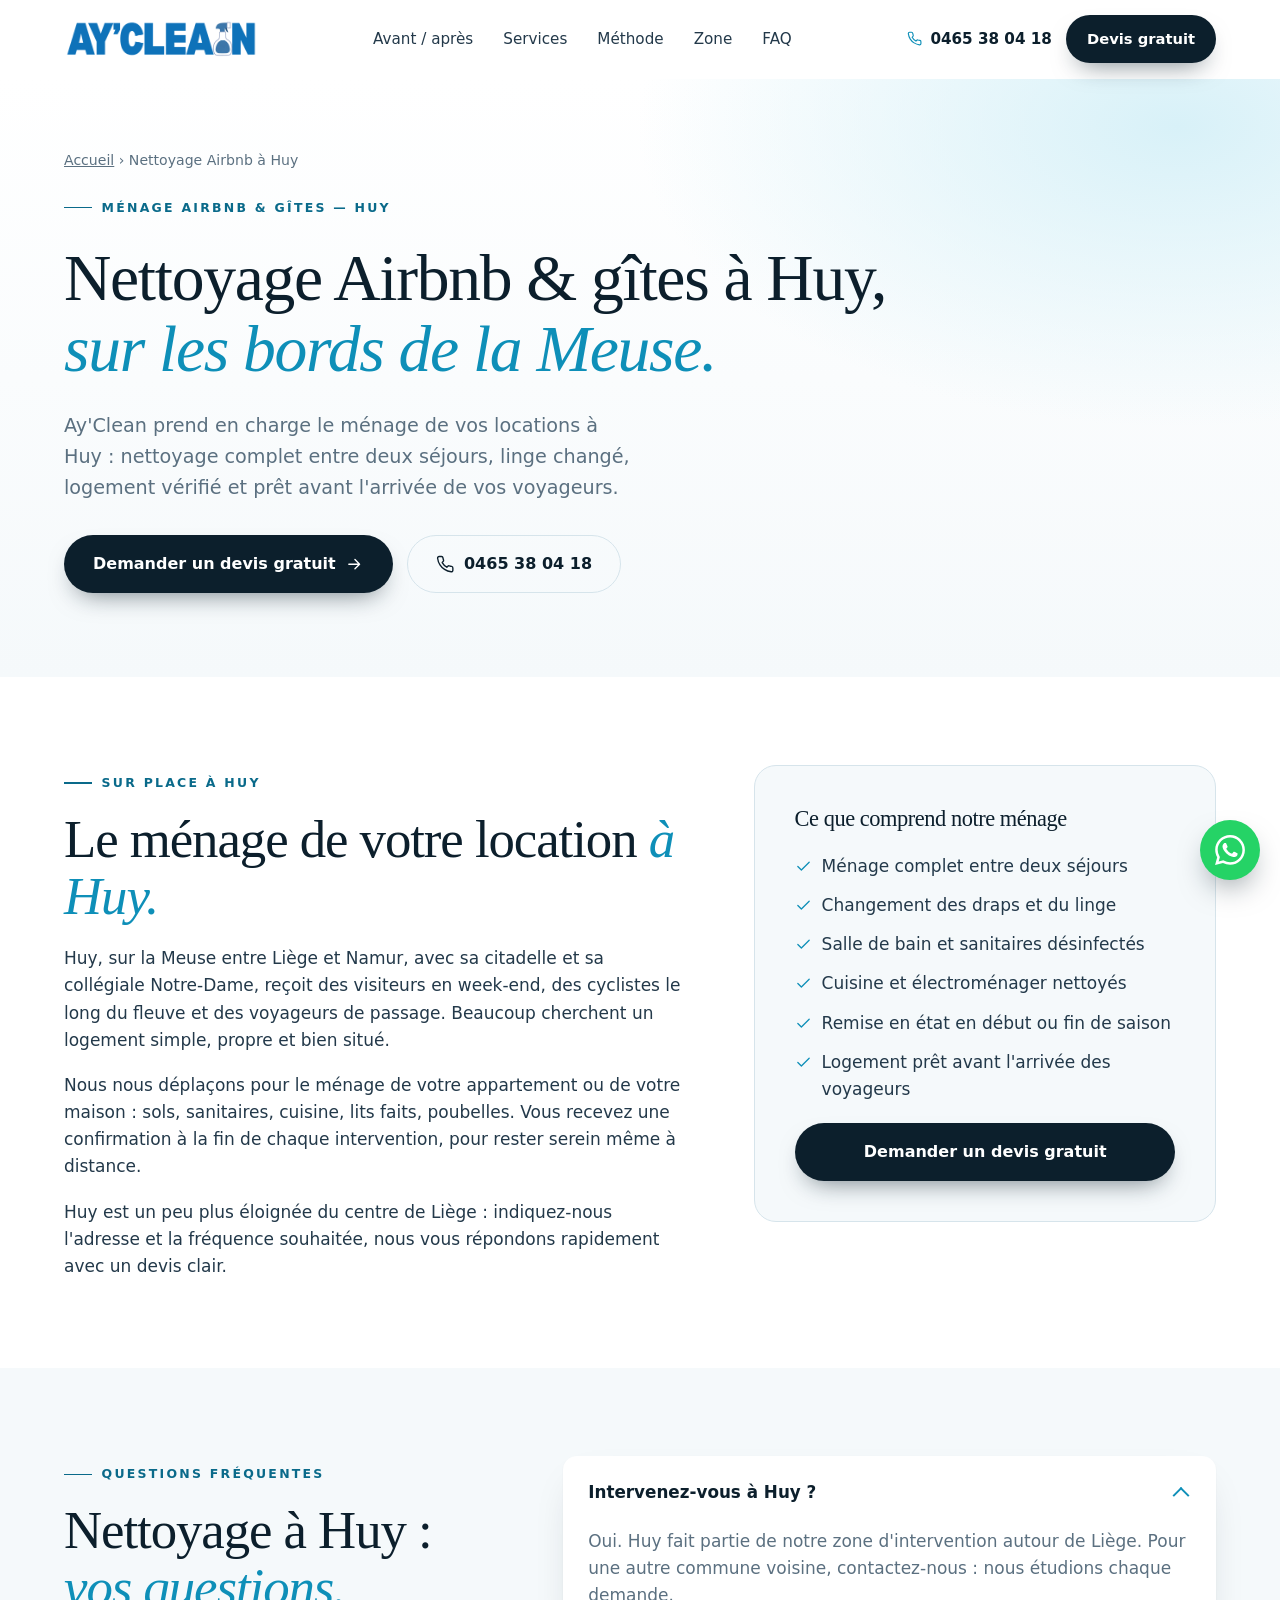
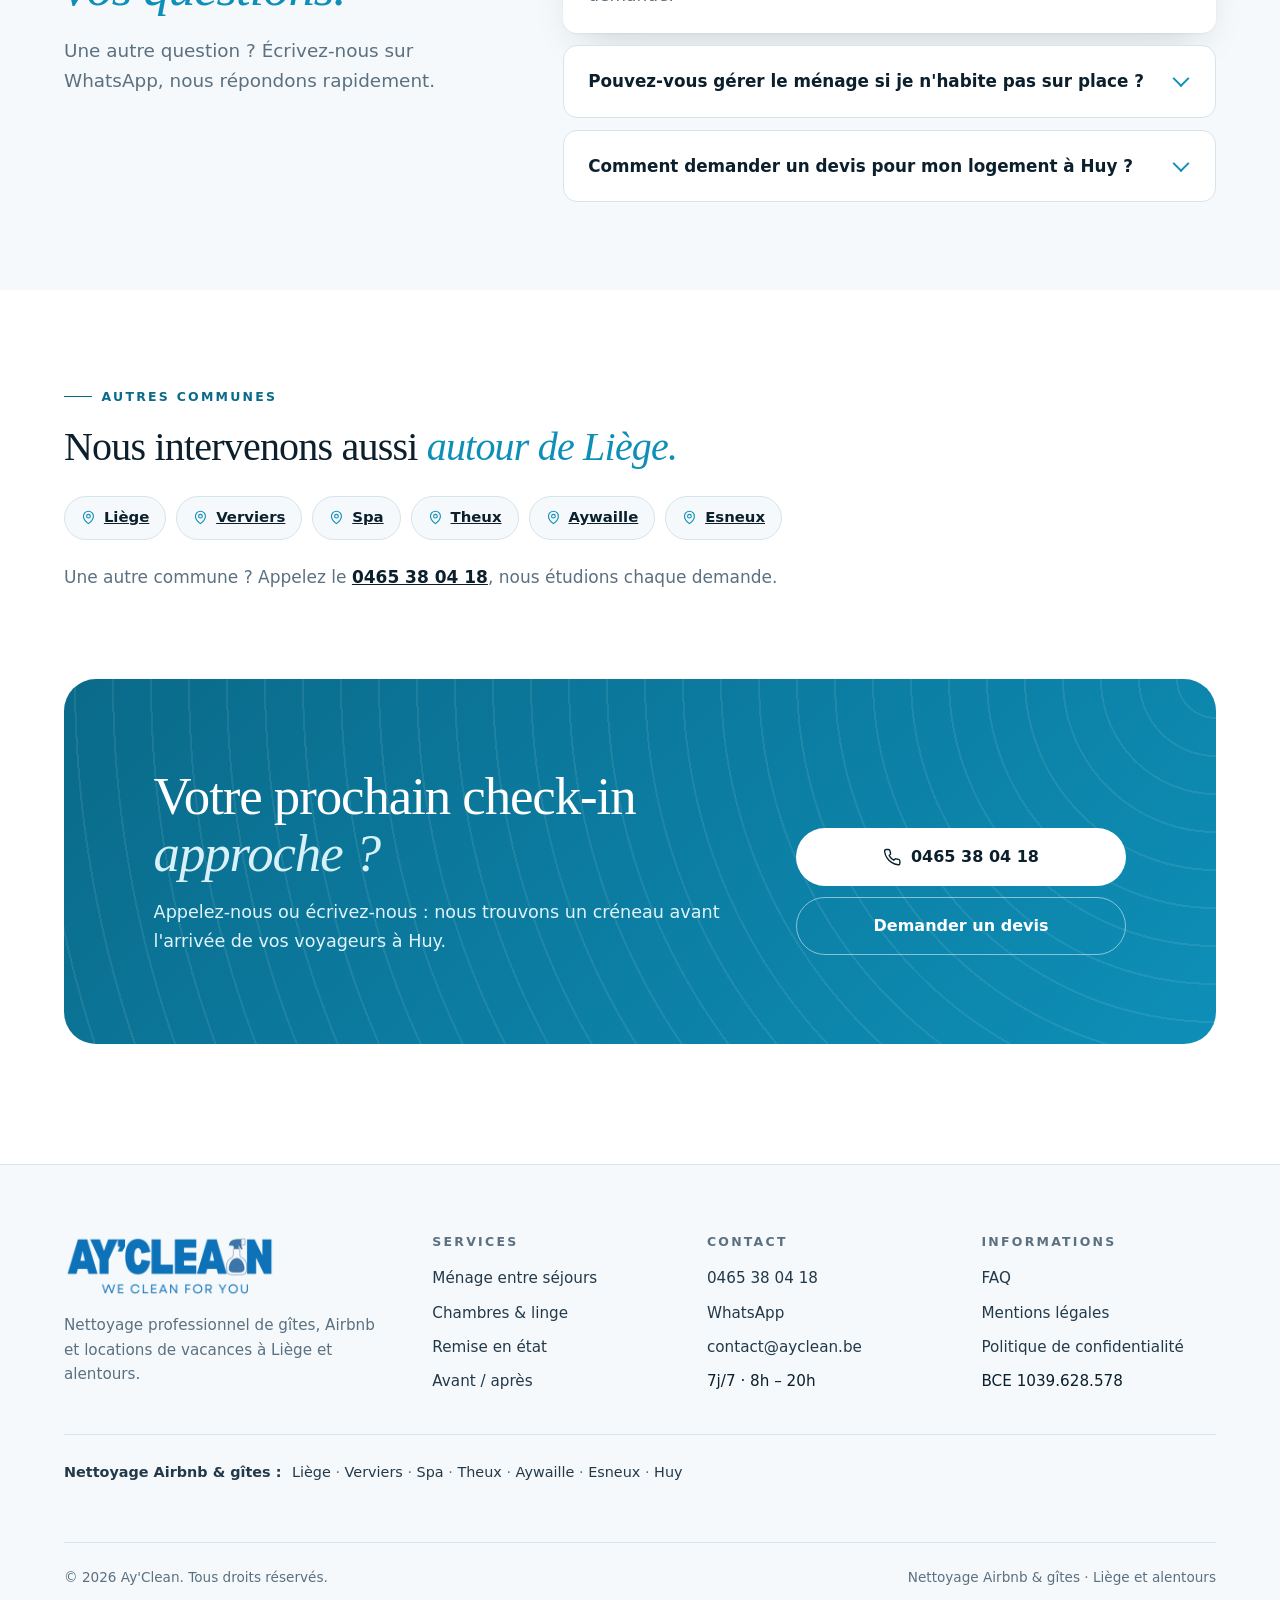
<file: nettoyage-airbnb-huy/index.html>
<!DOCTYPE html>
<html lang="fr-BE" class="no-js">
<head>
<meta charset="UTF-8">
<meta name="viewport" content="width=device-width, initial-scale=1">
<meta http-equiv="Content-Security-Policy" content="default-src 'self'; script-src 'self' 'unsafe-inline' https://gc.zgo.at; style-src 'self' 'unsafe-inline' https://fonts.googleapis.com; font-src https://fonts.gstatic.com; img-src 'self' data: https://ayclean.goatcounter.com; connect-src 'self' https://api.web3forms.com https://ayclean.goatcounter.com; object-src 'none'; base-uri 'self'; form-action 'self'">
<meta name="referrer" content="strict-origin-when-cross-origin">
<title>Nettoyage Airbnb &amp; gîtes à Huy | Ay'Clean</title>
<meta name="description" content="Nettoyage de gîtes, appartements Airbnb et locations à Huy : ménage entre séjours, linge, remise en état. Ay&#x27;Clean, devis gratuit, 7j/7 de 8h à 20h.">
<meta name="robots" content="index, follow, max-image-preview:large">
<meta name="author" content="Ay'Clean">
<meta name="theme-color" content="#0c1f2c">
<meta name="format-detection" content="telephone=no">
<link rel="canonical" href="https://www.ayclean.be/nettoyage-airbnb-huy/">
<link rel="alternate" hreflang="fr-BE" href="https://www.ayclean.be/nettoyage-airbnb-huy/">

<meta property="og:type" content="website">
<meta property="og:locale" content="fr_BE">
<meta property="og:site_name" content="Ay'Clean">
<meta property="og:title" content="Nettoyage Airbnb &amp; gîtes à Huy | Ay&#x27;Clean">
<meta property="og:description" content="Nettoyage de gîtes, appartements Airbnb et locations à Huy : ménage entre séjours, linge, remise en état. Ay&#x27;Clean, devis gratuit, 7j/7 de 8h à 20h.">
<meta property="og:url" content="https://www.ayclean.be/nettoyage-airbnb-huy/">
<meta property="og:image" content="https://www.ayclean.be/images/og-ayclean.jpg">
<meta property="og:image:width" content="1200">
<meta property="og:image:height" content="630">
<meta property="og:image:alt" content="Chambre de location saisonnière propre, lit fait avec du linge blanc">
<meta name="twitter:card" content="summary_large_image">
<meta name="twitter:title" content="Nettoyage Airbnb &amp; gîtes à Huy | Ay&#x27;Clean">
<meta name="twitter:description" content="Nettoyage de gîtes, appartements Airbnb et locations à Huy : ménage entre séjours, linge, remise en état. Ay&#x27;Clean, devis gratuit, 7j/7 de 8h à 20h.">
<meta name="twitter:image" content="https://www.ayclean.be/images/og-ayclean.jpg">

<link rel="icon" href="/favicon.svg" type="image/svg+xml">
<link rel="icon" href="/favicon.ico" sizes="48x48">
<link rel="apple-touch-icon" href="/apple-touch-icon.png">
<link rel="manifest" href="/site.webmanifest">
<link rel="preconnect" href="https://fonts.googleapis.com">
<link rel="preconnect" href="https://fonts.gstatic.com" crossorigin>
<link rel="preload" as="style" href="https://fonts.googleapis.com/css2?family=Figtree:wght@400;500;600;700;800&family=Fraunces:ital,opsz,wght@0,9..144,400;0,9..144,500;0,9..144,600;1,9..144,400;1,9..144,500&display=swap" onload="this.onload=null;this.rel='stylesheet'">
<noscript><link rel="stylesheet" href="https://fonts.googleapis.com/css2?family=Figtree:wght@400;500;600;700;800&family=Fraunces:ital,opsz,wght@0,9..144,400;0,9..144,500;0,9..144,600;1,9..144,400;1,9..144,500&display=swap"></noscript>
<link rel="stylesheet" href="/styles.css">
<script>document.documentElement.classList.remove('no-js')</script>
<script type="application/ld+json">
{
  "@context": "https://schema.org",
  "@graph": [
    {
      "@type": [
        "LocalBusiness",
        "ProfessionalService"
      ],
      "@id": "https://www.ayclean.be/#business",
      "name": "Ay'Clean",
      "url": "https://www.ayclean.be/",
      "telephone": "+32465380418",
      "image": "https://www.ayclean.be/images/og-ayclean.jpg",
      "address": {
        "@type": "PostalAddress",
        "addressLocality": "Liège", "postalCode": "4000",
        "addressRegion": "Wallonie",
        "addressCountry": "BE"
      }
    },
    {
      "@type": "WebPage",
      "@id": "https://www.ayclean.be/nettoyage-airbnb-huy/#webpage",
      "url": "https://www.ayclean.be/nettoyage-airbnb-huy/",
      "name": "Nettoyage Airbnb & gîtes à Huy | Ay'Clean",
      "description": "Nettoyage de gîtes, appartements Airbnb et locations à Huy : ménage entre séjours, linge, remise en état. Ay'Clean, devis gratuit, 7j/7 de 8h à 20h.",
      "inLanguage": "fr-BE",
      "isPartOf": {
        "@id": "https://www.ayclean.be/#website"
      },
      "about": {
        "@id": "https://www.ayclean.be/#business"
      },
      "breadcrumb": {
        "@id": "https://www.ayclean.be/nettoyage-airbnb-huy/#breadcrumb"
      }
    },
    {
      "@type": "BreadcrumbList",
      "@id": "https://www.ayclean.be/nettoyage-airbnb-huy/#breadcrumb",
      "itemListElement": [
        {
          "@type": "ListItem",
          "position": 1,
          "name": "Accueil",
          "item": "https://www.ayclean.be/"
        },
        {
          "@type": "ListItem",
          "position": 2,
          "name": "Nettoyage Airbnb à Huy",
          "item": "https://www.ayclean.be/nettoyage-airbnb-huy/"
        }
      ]
    },
    {
      "@type": "Service",
      "@id": "https://www.ayclean.be/nettoyage-airbnb-huy/#service",
      "name": "Nettoyage de gîtes et d'Airbnb à Huy",
      "serviceType": "Ménage de locations saisonnières",
      "provider": {
        "@id": "https://www.ayclean.be/#business"
      },
      "areaServed": {
        "@type": "City",
        "name": "Huy"
      }
    },
    {
      "@type": "FAQPage",
      "@id": "https://www.ayclean.be/nettoyage-airbnb-huy/#faq",
      "mainEntity": [
        {
          "@type": "Question",
          "name": "Intervenez-vous à Huy ?",
          "acceptedAnswer": {
            "@type": "Answer",
            "text": "Oui. Huy fait partie de notre zone d'intervention autour de Liège. Pour une autre commune voisine, contactez-nous : nous étudions chaque demande."
          }
        },
        {
          "@type": "Question",
          "name": "Pouvez-vous gérer le ménage si je n'habite pas sur place ?",
          "acceptedAnswer": {
            "@type": "Answer",
            "text": "Oui, c'est le cas de beaucoup de propriétaires. Nous intervenons à chaque départ de voyageurs et vous confirmons que le logement est prêt."
          }
        },
        {
          "@type": "Question",
          "name": "Comment demander un devis pour mon logement à Huy ?",
          "acceptedAnswer": {
            "@type": "Answer",
            "text": "Remplissez le formulaire du site, écrivez-nous sur WhatsApp ou appelez le 0465 38 04 18. Le devis est gratuit."
          }
        }
      ]
    }
  ]
}
</script>
<script data-goatcounter="https://ayclean.goatcounter.com/count" async src="https://gc.zgo.at/count.js"></script>
</head>
<body>
<a class="skip" href="#contenu">Aller au contenu</a>
<svg width="0" height="0" style="position:absolute" aria-hidden="true" focusable="false"><defs><symbol id="i-phone" viewBox="0 0 24 24"><path d="M22 16.9v3a2 2 0 0 1-2.2 2 19.8 19.8 0 0 1-8.6-3.1 19.5 19.5 0 0 1-6-6A19.8 19.8 0 0 1 2.1 4.2 2 2 0 0 1 4.1 2h3a2 2 0 0 1 2 1.7c.1 1 .4 1.9.7 2.8a2 2 0 0 1-.5 2.1L8.1 9.9a16 16 0 0 0 6 6l1.3-1.3a2 2 0 0 1 2.1-.4c.9.3 1.8.6 2.8.7a2 2 0 0 1 1.7 2z"/></symbol><symbol id="i-check" viewBox="0 0 24 24"><path d="M20 6 9 17l-5-5"/></symbol><symbol id="i-pin" viewBox="0 0 24 24"><path d="M20 10c0 6-8 12-8 12s-8-6-8-12a8 8 0 0 1 16 0z"/><circle cx="12" cy="10" r="3"/></symbol><symbol id="i-menu" viewBox="0 0 24 24"><path d="M4 7h16M4 12h16M4 17h16"/></symbol><symbol id="i-close" viewBox="0 0 24 24"><path d="M18 6 6 18M6 6l12 12"/></symbol><symbol id="i-arrow" viewBox="0 0 24 24"><path d="M5 12h14M13 6l6 6-6 6"/></symbol><symbol id="i-wa" viewBox="0 0 24 24"><path stroke="none" fill="currentColor" d="M17.47 14.38c-.3-.15-1.76-.87-2.03-.97-.27-.1-.47-.15-.67.15-.2.3-.77.97-.94 1.16-.17.2-.35.22-.64.08-.3-.15-1.26-.47-2.39-1.48-.88-.79-1.48-1.76-1.65-2.06-.17-.3-.02-.46.13-.6.13-.14.3-.35.45-.52.15-.18.2-.3.3-.5.1-.2.05-.37-.03-.52-.07-.15-.67-1.61-.92-2.21-.24-.58-.49-.5-.67-.51h-.57c-.2 0-.52.07-.79.37-.27.3-1.04 1.02-1.04 2.48s1.07 2.88 1.21 3.07c.15.2 2.1 3.2 5.08 4.49.71.31 1.26.49 1.7.63.71.22 1.36.19 1.87.12.57-.09 1.76-.72 2-1.41.25-.7.25-1.29.18-1.41-.08-.13-.28-.2-.57-.35m-5.42 7.4h-.01a9.87 9.87 0 0 1-5.03-1.38l-.36-.21-3.74.98 1-3.65-.24-.37a9.86 9.86 0 0 1-1.51-5.26c0-5.45 4.44-9.88 9.89-9.88 2.64 0 5.12 1.03 6.99 2.9a9.83 9.83 0 0 1 2.89 6.99c0 5.45-4.44 9.88-9.88 9.88m8.41-18.3A11.82 11.82 0 0 0 12.05 0C5.5 0 .16 5.34.16 11.89c0 2.1.55 4.14 1.59 5.95L.06 24l6.3-1.65a11.88 11.88 0 0 0 5.69 1.45c6.55 0 11.89-5.34 11.89-11.89 0-3.18-1.24-6.17-3.48-8.41z"/></symbol></defs></svg>

<header class="header" id="top">
  <div class="wrap">
    <a href="/" class="brand" aria-label="Ay'Clean, retour à l'accueil"><img src="/images/logo-ayclean-entete.webp" width="194" height="40" alt="Ay'Clean, nettoyage Airbnb et gîtes"></a>
    <nav class="nav" aria-label="Navigation principale">
      <a href="/#avant-apres">Avant / après</a>
      <a href="/#services">Services</a>
      <a href="/#methode">Méthode</a>
      <a href="/#zone">Zone</a>
      <a href="/#faq">FAQ</a>
    </nav>
    <div class="header-cta">
      <a class="header-tel" href="tel:+32465380418"><svg class="ico" aria-hidden="true"><use href="#i-phone"/></svg>0465 38 04 18</a>
      <a class="btn btn-primary" href="/#devis">Devis gratuit</a>
      <button class="menu-btn" id="menu-btn" aria-label="Ouvrir le menu" aria-expanded="false" aria-controls="mobile-nav"><svg class="ico" aria-hidden="true"><use href="#i-menu"/></svg></button>
    </div>
  </div>
  <nav class="mobile-nav" id="mobile-nav" aria-label="Navigation mobile">
    <a href="/#avant-apres">Avant / après</a>
    <a href="/#services">Nos services</a>
    <a href="/#methode">Notre méthode</a>
    <a href="/#zone">Zone d'intervention</a>
    <a href="/#faq">Questions fréquentes</a>
    <a href="tel:+32465380418">Appeler le 0465 38 04 18</a>
    <a class="btn btn-primary" href="/#devis">Demander un devis gratuit</a>
  </nav>
</header>

<main id="contenu">

<section class="hero hero-local" aria-labelledby="hero-title">
  <div class="wrap">
    <div class="hero-copy">
      <nav class="breadcrumb rise" aria-label="Fil d'Ariane"><a href="/">Accueil</a> › Nettoyage Airbnb à Huy</nav>
      <span class="eyebrow rise">Ménage Airbnb &amp; gîtes — Huy</span>
      <h1 id="hero-title" class="rise" style="font-size:clamp(2.3rem,5.2vw,4.1rem)">Nettoyage Airbnb &amp; gîtes à Huy, <em>sur les bords de la Meuse.</em></h1>
      <p class="lead rise">Ay'Clean prend en charge le ménage de vos locations à Huy : nettoyage complet entre deux séjours, linge changé, logement vérifié et prêt avant l'arrivée de vos voyageurs.</p>
      <div class="hero-actions rise">
        <a class="btn btn-primary" href="/#devis">Demander un devis gratuit <svg class="ico" aria-hidden="true"><use href="#i-arrow"/></svg></a>
        <a class="btn btn-ghost" href="tel:+32465380418"><svg class="ico" aria-hidden="true"><use href="#i-phone"/></svg>0465 38 04 18</a>
      </div>
    </div>
  </div>
</section>

<section class="section compact" aria-labelledby="local-title">
  <div class="wrap local-grid">
    <div class="reveal">
      <span class="eyebrow">Sur place à Huy</span>
      <h2 id="local-title" style="margin:18px 0 20px">Le ménage de votre location <em>à Huy.</em></h2>
      <div class="local-body">
        <p>Huy, sur la Meuse entre Liège et Namur, avec sa citadelle et sa collégiale Notre-Dame, reçoit des visiteurs en week-end, des cyclistes le long du fleuve et des voyageurs de passage. Beaucoup cherchent un logement simple, propre et bien situé.</p>
        <p>Nous nous déplaçons pour le ménage de votre appartement ou de votre maison : sols, sanitaires, cuisine, lits faits, poubelles. Vous recevez une confirmation à la fin de chaque intervention, pour rester serein même à distance.</p>
        <p>Huy est un peu plus éloignée du centre de Liège : indiquez-nous l'adresse et la fréquence souhaitée, nous vous répondons rapidement avec un devis clair.</p>
      </div>
    </div>
    <aside class="local-card reveal" aria-label="Ce que comprend notre ménage">
      <h3>Ce que comprend notre ménage</h3>
      <ul class="local-list">
        <li><svg class="ico" aria-hidden="true"><use href="#i-check"/></svg>Ménage complet entre deux séjours</li>
        <li><svg class="ico" aria-hidden="true"><use href="#i-check"/></svg>Changement des draps et du linge</li>
        <li><svg class="ico" aria-hidden="true"><use href="#i-check"/></svg>Salle de bain et sanitaires désinfectés</li>
        <li><svg class="ico" aria-hidden="true"><use href="#i-check"/></svg>Cuisine et électroménager nettoyés</li>
        <li><svg class="ico" aria-hidden="true"><use href="#i-check"/></svg>Remise en état en début ou fin de saison</li>
        <li><svg class="ico" aria-hidden="true"><use href="#i-check"/></svg>Logement prêt avant l'arrivée des voyageurs</li>
      </ul>
      <a class="btn btn-primary" href="/#devis">Demander un devis gratuit</a>
    </aside>
  </div>
</section>

<section class="section faq compact" aria-labelledby="faq-title">
  <div class="wrap faq-grid">
    <div class="reveal">
      <span class="eyebrow">Questions fréquentes</span>
      <h2 id="faq-title" style="margin:18px 0 20px">Nettoyage à Huy : <em>vos questions.</em></h2>
      <p class="lead">Une autre question ? Écrivez-nous sur WhatsApp, nous répondons rapidement.</p>
    </div>
    <div class="faq-list reveal">
      <details open>
        <summary>Intervenez-vous à Huy ?</summary>
        <p>Oui. Huy fait partie de notre zone d'intervention autour de Liège. Pour une autre commune voisine, contactez-nous : nous étudions chaque demande.</p>
      </details>
      <details>
        <summary>Pouvez-vous gérer le ménage si je n'habite pas sur place ?</summary>
        <p>Oui, c'est le cas de beaucoup de propriétaires. Nous intervenons à chaque départ de voyageurs et vous confirmons que le logement est prêt.</p>
      </details>
      <details>
        <summary>Comment demander un devis pour mon logement à Huy ?</summary>
        <p>Remplissez le formulaire du site, écrivez-nous sur WhatsApp ou appelez le 0465 38 04 18. Le devis est gratuit.</p>
      </details>
    </div>
  </div>
</section>

<section class="section compact" aria-labelledby="others-title">
  <div class="wrap">
    <div class="reveal">
      <span class="eyebrow">Autres communes</span>
      <h2 id="others-title" style="margin:18px 0 0;font-size:clamp(1.7rem,3.2vw,2.5rem)">Nous intervenons aussi <em>autour de Liège.</em></h2>
      <ul class="cities">
        <li><svg class="ico" aria-hidden="true"><use href="#i-pin"/></svg><a href="/nettoyage-airbnb-liege/" style="color:inherit;font-weight:700">Liège</a></li>
        <li><svg class="ico" aria-hidden="true"><use href="#i-pin"/></svg><a href="/nettoyage-airbnb-verviers/" style="color:inherit;font-weight:700">Verviers</a></li>
        <li><svg class="ico" aria-hidden="true"><use href="#i-pin"/></svg><a href="/nettoyage-airbnb-spa/" style="color:inherit;font-weight:700">Spa</a></li>
        <li><svg class="ico" aria-hidden="true"><use href="#i-pin"/></svg><a href="/nettoyage-airbnb-theux/" style="color:inherit;font-weight:700">Theux</a></li>
        <li><svg class="ico" aria-hidden="true"><use href="#i-pin"/></svg><a href="/nettoyage-airbnb-aywaille/" style="color:inherit;font-weight:700">Aywaille</a></li>
        <li><svg class="ico" aria-hidden="true"><use href="#i-pin"/></svg><a href="/nettoyage-airbnb-esneux/" style="color:inherit;font-weight:700">Esneux</a></li>
      </ul>
      <p style="margin-top:24px;color:var(--muted)">Une autre commune ? Appelez le <a href="tel:+32465380418" style="font-weight:700;color:var(--ink)">0465 38 04 18</a>, nous étudions chaque demande.</p>
    </div>
  </div>
</section>

<section class="cta" aria-labelledby="cta-title">
  <div class="wrap">
    <div class="cta-box reveal">
      <div>
        <h2 id="cta-title">Votre prochain check-in <em>approche ?</em></h2>
        <p>Appelez-nous ou écrivez-nous : nous trouvons un créneau avant l'arrivée de vos voyageurs à Huy.</p>
      </div>
      <div class="cta-actions">
        <a class="btn btn-light" href="tel:+32465380418"><svg class="ico" aria-hidden="true"><use href="#i-phone"/></svg>0465 38 04 18</a>
        <a class="btn btn-ghost" href="/#devis">Demander un devis</a>
      </div>
    </div>
  </div>
</section>

</main>

<footer class="footer">
  <div class="wrap">
    <div class="footer-grid">
      <div class="footer-about">
        <a href="/" class="brand" aria-label="Ay'Clean, accueil"><img src="/images/logo-ayclean.webp" width="211" height="62" alt="Ay'Clean, We Clean For You" loading="lazy"></a>
        <p>Nettoyage professionnel de gîtes, Airbnb et locations de vacances à Liège et alentours.</p>
      </div>
      <div>
        <h3>Services</h3>
        <ul>
          <li><a href="/#services">Ménage entre séjours</a></li>
          <li><a href="/#services">Chambres &amp; linge</a></li>
          <li><a href="/#services">Remise en état</a></li>
          <li><a href="/#avant-apres">Avant / après</a></li>
        </ul>
      </div>
      <div>
        <h3>Contact</h3>
        <ul>
          <li><a href="tel:+32465380418">0465 38 04 18</a></li>
          <li><a href="https://wa.me/32465380418" target="_blank" rel="noopener">WhatsApp</a></li>
          <li><a href="mailto:contact@ayclean.be">contact@ayclean.be</a></li>
          <li>7j/7 · 8h – 20h</li>
        </ul>
      </div>
      <div>
        <h3>Informations</h3>
        <ul>
          <li><a href="/#faq">FAQ</a></li>
          <li><a href="/mentions-legales/">Mentions légales</a></li>
          <li><a href="/confidentialite/">Politique de confidentialité</a></li>
          <li>BCE 1039.628.578</li>
        </ul>
      </div>
    </div>
    <p class="footer-areas"><strong>Nettoyage Airbnb &amp; gîtes :</strong> <a href="/nettoyage-airbnb-liege/">Liège</a> · <a href="/nettoyage-airbnb-verviers/">Verviers</a> · <a href="/nettoyage-airbnb-spa/">Spa</a> · <a href="/nettoyage-airbnb-theux/">Theux</a> · <a href="/nettoyage-airbnb-aywaille/">Aywaille</a> · <a href="/nettoyage-airbnb-esneux/">Esneux</a> · <a href="/nettoyage-airbnb-huy/">Huy</a></p>
    <div class="footer-bottom">
      <span>© 2026 Ay'Clean. Tous droits réservés.</span>
      <span>Nettoyage Airbnb &amp; gîtes · Liège et alentours</span>
    </div>
  </div>
</footer>

<a class="wa-float" href="https://wa.me/32465380418" target="_blank" rel="noopener" aria-label="Nous écrire sur WhatsApp"><svg aria-hidden="true"><use href="#i-wa"/></svg></a>

<script src="/main.js" defer></script>
</body>
</html>
</file>
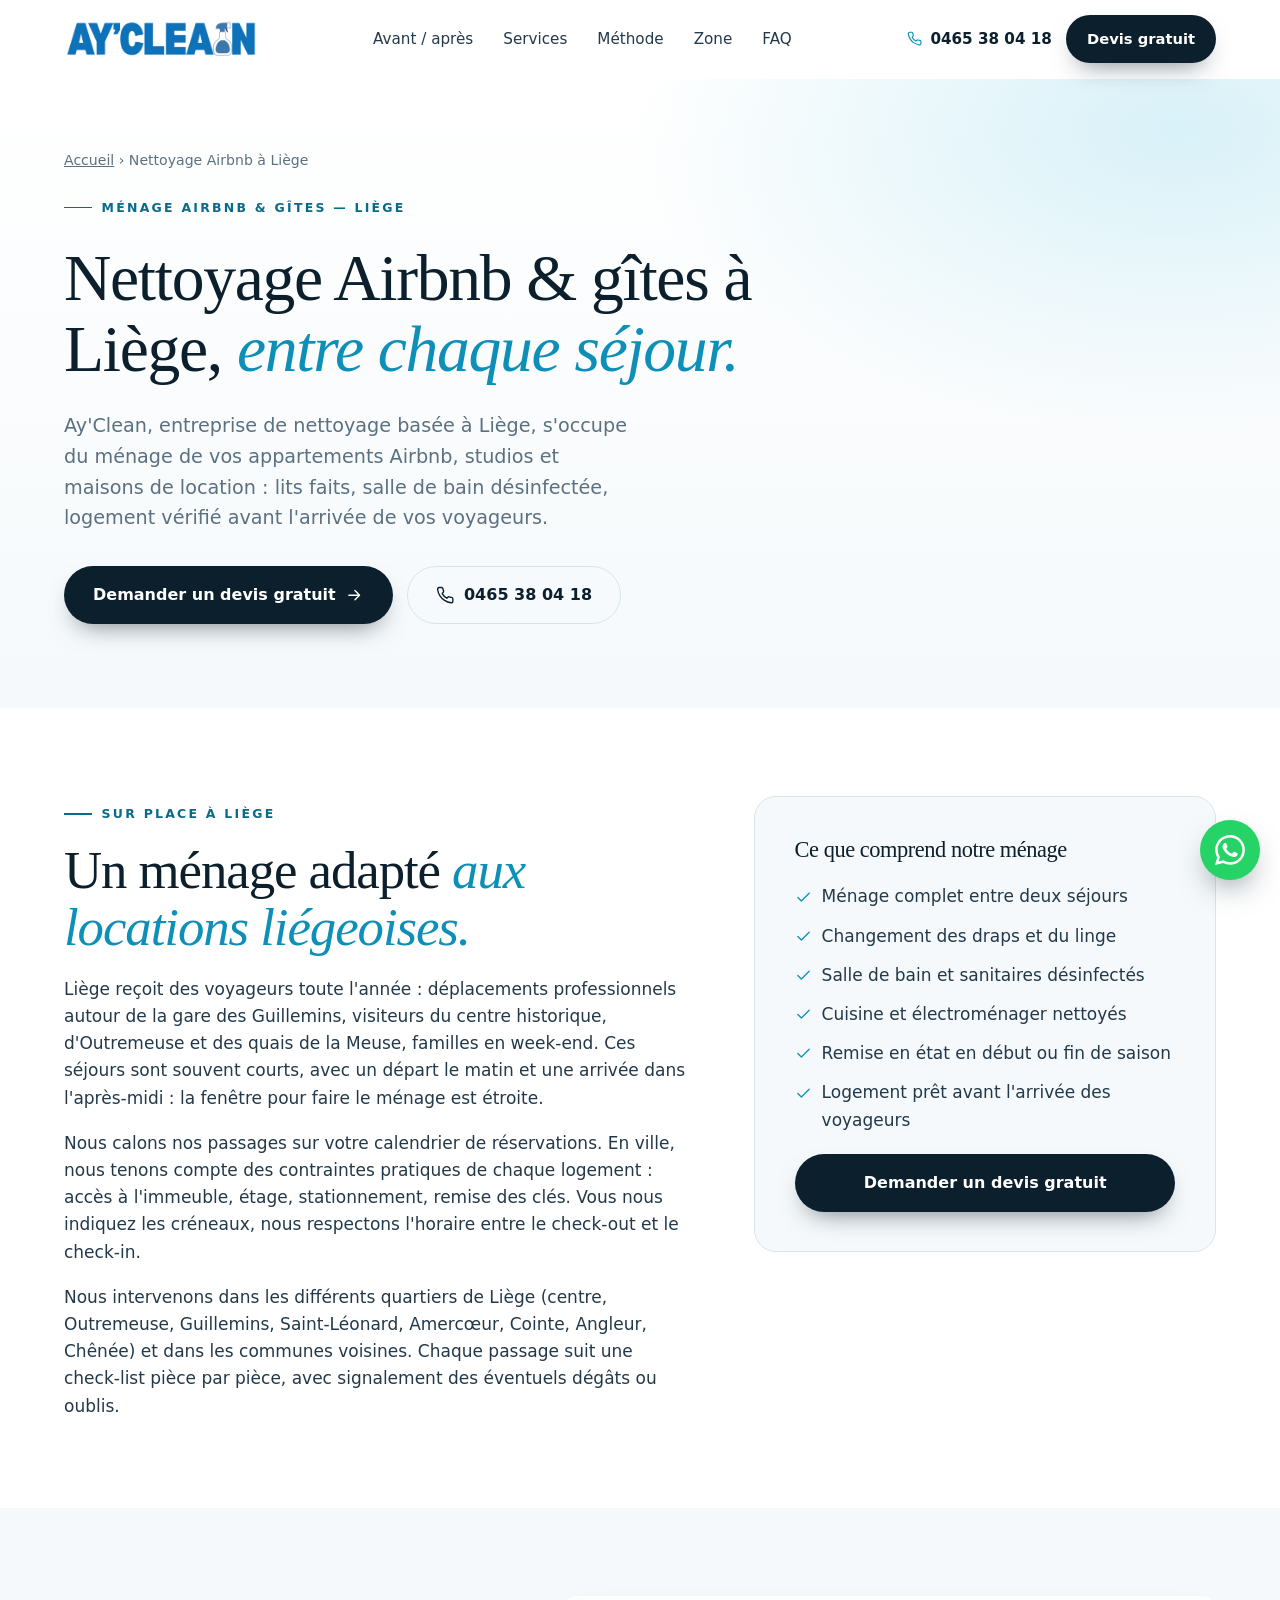
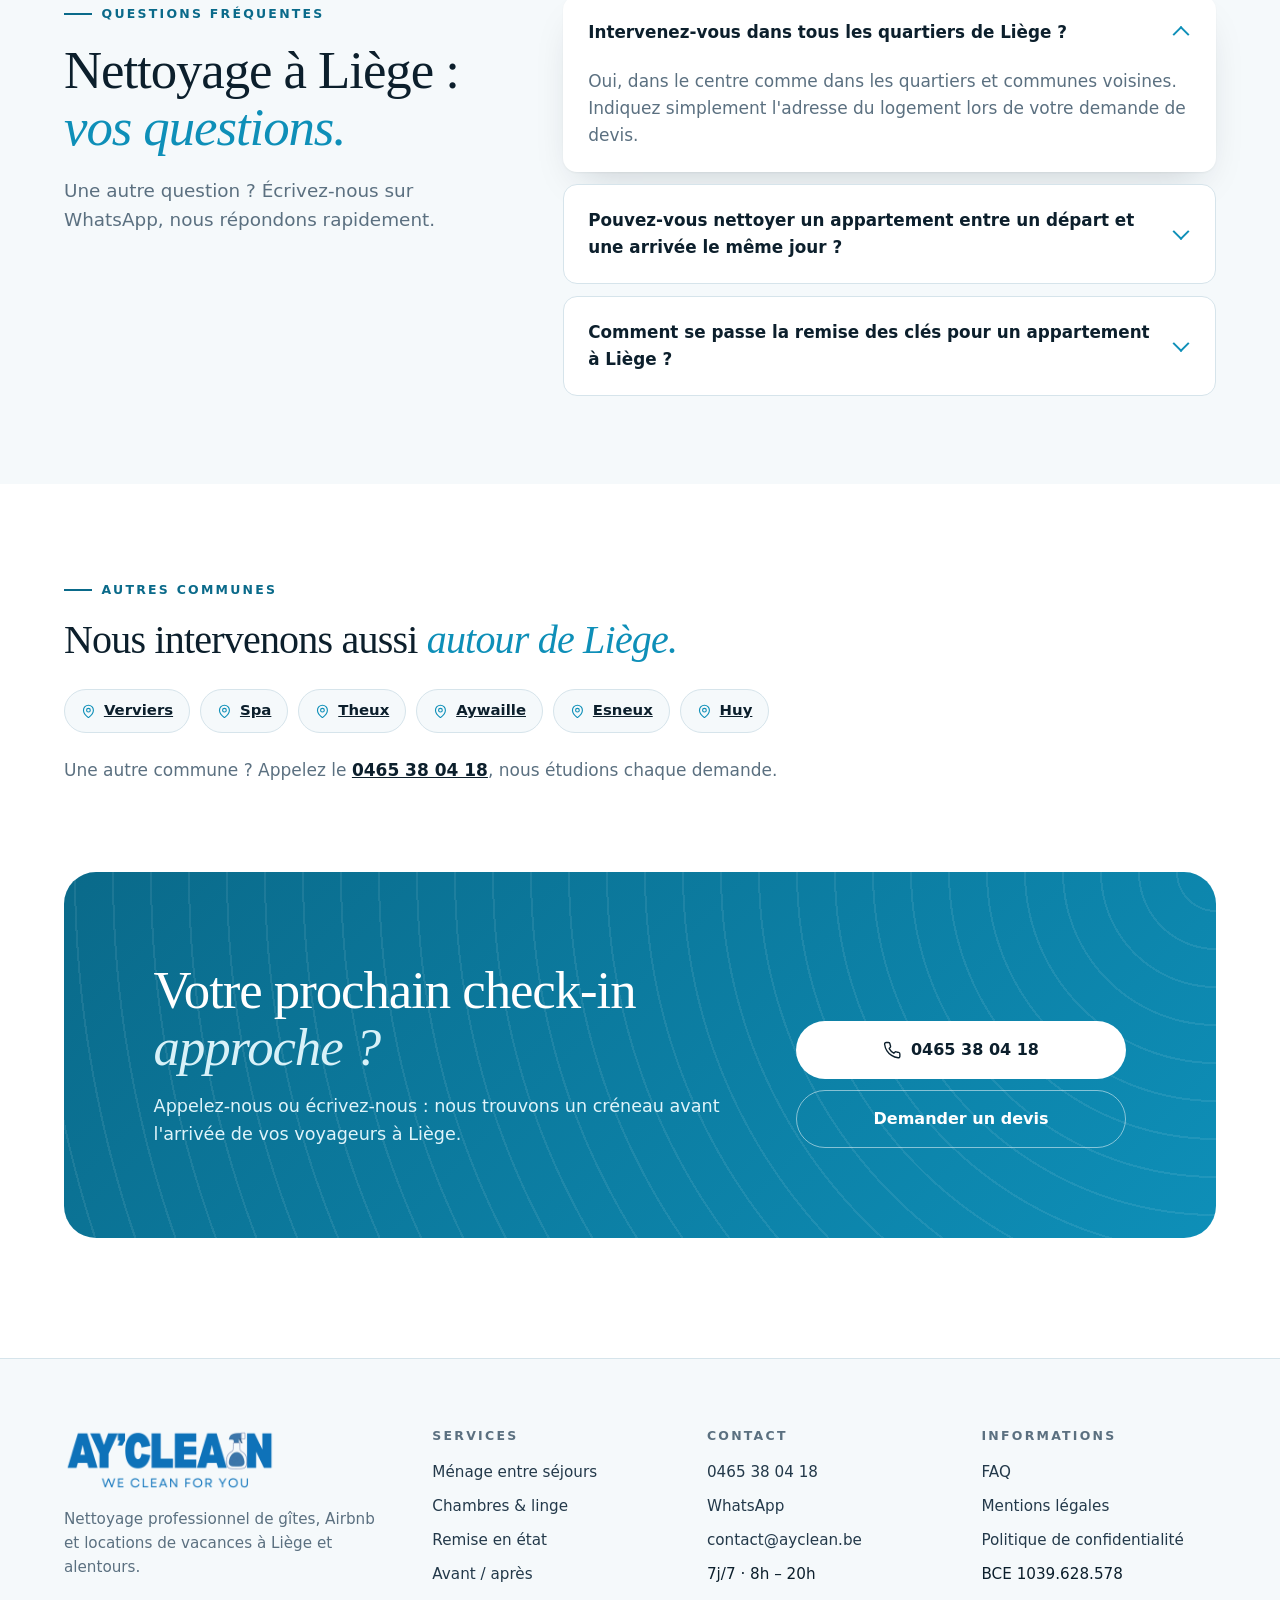
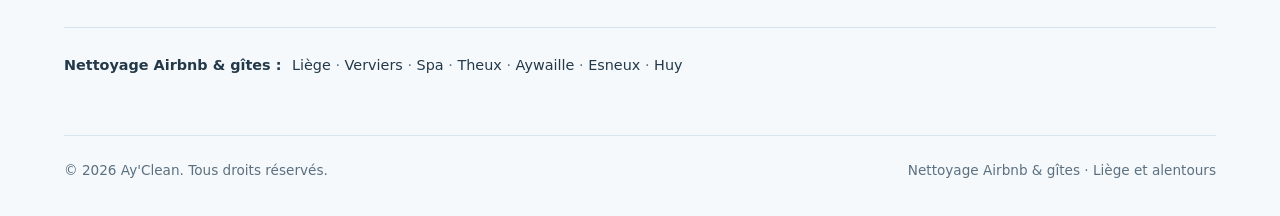
<file: nettoyage-airbnb-liege/index.html>
<!DOCTYPE html>
<html lang="fr-BE" class="no-js">
<head>
<meta charset="UTF-8">
<meta name="viewport" content="width=device-width, initial-scale=1">
<meta http-equiv="Content-Security-Policy" content="default-src 'self'; script-src 'self' 'unsafe-inline' https://gc.zgo.at; style-src 'self' 'unsafe-inline' https://fonts.googleapis.com; font-src https://fonts.gstatic.com; img-src 'self' data: https://ayclean.goatcounter.com; connect-src 'self' https://api.web3forms.com https://ayclean.goatcounter.com; object-src 'none'; base-uri 'self'; form-action 'self'">
<meta name="referrer" content="strict-origin-when-cross-origin">
<title>Nettoyage Airbnb &amp; gîtes à Liège | Ay'Clean</title>
<meta name="description" content="Ménage professionnel d&#x27;appartements Airbnb, studios et gîtes à Liège : draps changés, logement vérifié, prêt pour le check-in. Devis gratuit, 7j/7.">
<meta name="robots" content="index, follow, max-image-preview:large">
<meta name="author" content="Ay'Clean">
<meta name="theme-color" content="#0c1f2c">
<meta name="format-detection" content="telephone=no">
<link rel="canonical" href="https://www.ayclean.be/nettoyage-airbnb-liege/">
<link rel="alternate" hreflang="fr-BE" href="https://www.ayclean.be/nettoyage-airbnb-liege/">

<meta property="og:type" content="website">
<meta property="og:locale" content="fr_BE">
<meta property="og:site_name" content="Ay'Clean">
<meta property="og:title" content="Nettoyage Airbnb &amp; gîtes à Liège | Ay&#x27;Clean">
<meta property="og:description" content="Ménage professionnel d&#x27;appartements Airbnb, studios et gîtes à Liège : draps changés, logement vérifié, prêt pour le check-in. Devis gratuit, 7j/7.">
<meta property="og:url" content="https://www.ayclean.be/nettoyage-airbnb-liege/">
<meta property="og:image" content="https://www.ayclean.be/images/og-ayclean.jpg">
<meta property="og:image:width" content="1200">
<meta property="og:image:height" content="630">
<meta property="og:image:alt" content="Chambre de location saisonnière propre, lit fait avec du linge blanc">
<meta name="twitter:card" content="summary_large_image">
<meta name="twitter:title" content="Nettoyage Airbnb &amp; gîtes à Liège | Ay&#x27;Clean">
<meta name="twitter:description" content="Ménage professionnel d&#x27;appartements Airbnb, studios et gîtes à Liège : draps changés, logement vérifié, prêt pour le check-in. Devis gratuit, 7j/7.">
<meta name="twitter:image" content="https://www.ayclean.be/images/og-ayclean.jpg">

<link rel="icon" href="/favicon.svg" type="image/svg+xml">
<link rel="icon" href="/favicon.ico" sizes="48x48">
<link rel="apple-touch-icon" href="/apple-touch-icon.png">
<link rel="manifest" href="/site.webmanifest">
<link rel="preconnect" href="https://fonts.googleapis.com">
<link rel="preconnect" href="https://fonts.gstatic.com" crossorigin>
<link rel="preload" as="style" href="https://fonts.googleapis.com/css2?family=Figtree:wght@400;500;600;700;800&family=Fraunces:ital,opsz,wght@0,9..144,400;0,9..144,500;0,9..144,600;1,9..144,400;1,9..144,500&display=swap" onload="this.onload=null;this.rel='stylesheet'">
<noscript><link rel="stylesheet" href="https://fonts.googleapis.com/css2?family=Figtree:wght@400;500;600;700;800&family=Fraunces:ital,opsz,wght@0,9..144,400;0,9..144,500;0,9..144,600;1,9..144,400;1,9..144,500&display=swap"></noscript>
<link rel="stylesheet" href="/styles.css">
<script>document.documentElement.classList.remove('no-js')</script>
<script type="application/ld+json">
{
  "@context": "https://schema.org",
  "@graph": [
    {
      "@type": [
        "LocalBusiness",
        "ProfessionalService"
      ],
      "@id": "https://www.ayclean.be/#business",
      "name": "Ay'Clean",
      "url": "https://www.ayclean.be/",
      "telephone": "+32465380418",
      "image": "https://www.ayclean.be/images/og-ayclean.jpg",
      "address": {
        "@type": "PostalAddress",
        "addressLocality": "Liège", "postalCode": "4000",
        "addressRegion": "Wallonie",
        "addressCountry": "BE"
      }
    },
    {
      "@type": "WebPage",
      "@id": "https://www.ayclean.be/nettoyage-airbnb-liege/#webpage",
      "url": "https://www.ayclean.be/nettoyage-airbnb-liege/",
      "name": "Nettoyage Airbnb & gîtes à Liège | Ay'Clean",
      "description": "Ménage professionnel d'appartements Airbnb, studios et gîtes à Liège : draps changés, logement vérifié, prêt pour le check-in. Devis gratuit, 7j/7.",
      "inLanguage": "fr-BE",
      "isPartOf": {
        "@id": "https://www.ayclean.be/#website"
      },
      "about": {
        "@id": "https://www.ayclean.be/#business"
      },
      "breadcrumb": {
        "@id": "https://www.ayclean.be/nettoyage-airbnb-liege/#breadcrumb"
      }
    },
    {
      "@type": "BreadcrumbList",
      "@id": "https://www.ayclean.be/nettoyage-airbnb-liege/#breadcrumb",
      "itemListElement": [
        {
          "@type": "ListItem",
          "position": 1,
          "name": "Accueil",
          "item": "https://www.ayclean.be/"
        },
        {
          "@type": "ListItem",
          "position": 2,
          "name": "Nettoyage Airbnb à Liège",
          "item": "https://www.ayclean.be/nettoyage-airbnb-liege/"
        }
      ]
    },
    {
      "@type": "Service",
      "@id": "https://www.ayclean.be/nettoyage-airbnb-liege/#service",
      "name": "Nettoyage de gîtes et d'Airbnb à Liège",
      "serviceType": "Ménage de locations saisonnières",
      "provider": {
        "@id": "https://www.ayclean.be/#business"
      },
      "areaServed": {
        "@type": "City",
        "name": "Liège"
      }
    },
    {
      "@type": "FAQPage",
      "@id": "https://www.ayclean.be/nettoyage-airbnb-liege/#faq",
      "mainEntity": [
        {
          "@type": "Question",
          "name": "Intervenez-vous dans tous les quartiers de Liège ?",
          "acceptedAnswer": {
            "@type": "Answer",
            "text": "Oui, dans le centre comme dans les quartiers et communes voisines. Indiquez simplement l'adresse du logement lors de votre demande de devis."
          }
        },
        {
          "@type": "Question",
          "name": "Pouvez-vous nettoyer un appartement entre un départ et une arrivée le même jour ?",
          "acceptedAnswer": {
            "@type": "Answer",
            "text": "Oui, c'est le cœur de notre métier. Plus vous nous prévenez tôt de vos réservations, plus nous pouvons garantir le créneau entre le check-out et le check-in."
          }
        },
        {
          "@type": "Question",
          "name": "Comment se passe la remise des clés pour un appartement à Liège ?",
          "acceptedAnswer": {
            "@type": "Answer",
            "text": "La solution se définit avec vous lors du devis, en fonction de l'accès à votre logement et de vos habitudes avec vos voyageurs."
          }
        }
      ]
    }
  ]
}
</script>
<script data-goatcounter="https://ayclean.goatcounter.com/count" async src="https://gc.zgo.at/count.js"></script>
</head>
<body>
<a class="skip" href="#contenu">Aller au contenu</a>
<svg width="0" height="0" style="position:absolute" aria-hidden="true" focusable="false"><defs><symbol id="i-phone" viewBox="0 0 24 24"><path d="M22 16.9v3a2 2 0 0 1-2.2 2 19.8 19.8 0 0 1-8.6-3.1 19.5 19.5 0 0 1-6-6A19.8 19.8 0 0 1 2.1 4.2 2 2 0 0 1 4.1 2h3a2 2 0 0 1 2 1.7c.1 1 .4 1.9.7 2.8a2 2 0 0 1-.5 2.1L8.1 9.9a16 16 0 0 0 6 6l1.3-1.3a2 2 0 0 1 2.1-.4c.9.3 1.8.6 2.8.7a2 2 0 0 1 1.7 2z"/></symbol><symbol id="i-check" viewBox="0 0 24 24"><path d="M20 6 9 17l-5-5"/></symbol><symbol id="i-pin" viewBox="0 0 24 24"><path d="M20 10c0 6-8 12-8 12s-8-6-8-12a8 8 0 0 1 16 0z"/><circle cx="12" cy="10" r="3"/></symbol><symbol id="i-menu" viewBox="0 0 24 24"><path d="M4 7h16M4 12h16M4 17h16"/></symbol><symbol id="i-close" viewBox="0 0 24 24"><path d="M18 6 6 18M6 6l12 12"/></symbol><symbol id="i-arrow" viewBox="0 0 24 24"><path d="M5 12h14M13 6l6 6-6 6"/></symbol><symbol id="i-wa" viewBox="0 0 24 24"><path stroke="none" fill="currentColor" d="M17.47 14.38c-.3-.15-1.76-.87-2.03-.97-.27-.1-.47-.15-.67.15-.2.3-.77.97-.94 1.16-.17.2-.35.22-.64.08-.3-.15-1.26-.47-2.39-1.48-.88-.79-1.48-1.76-1.65-2.06-.17-.3-.02-.46.13-.6.13-.14.3-.35.45-.52.15-.18.2-.3.3-.5.1-.2.05-.37-.03-.52-.07-.15-.67-1.61-.92-2.21-.24-.58-.49-.5-.67-.51h-.57c-.2 0-.52.07-.79.37-.27.3-1.04 1.02-1.04 2.48s1.07 2.88 1.21 3.07c.15.2 2.1 3.2 5.08 4.49.71.31 1.26.49 1.7.63.71.22 1.36.19 1.87.12.57-.09 1.76-.72 2-1.41.25-.7.25-1.29.18-1.41-.08-.13-.28-.2-.57-.35m-5.42 7.4h-.01a9.87 9.87 0 0 1-5.03-1.38l-.36-.21-3.74.98 1-3.65-.24-.37a9.86 9.86 0 0 1-1.51-5.26c0-5.45 4.44-9.88 9.89-9.88 2.64 0 5.12 1.03 6.99 2.9a9.83 9.83 0 0 1 2.89 6.99c0 5.45-4.44 9.88-9.88 9.88m8.41-18.3A11.82 11.82 0 0 0 12.05 0C5.5 0 .16 5.34.16 11.89c0 2.1.55 4.14 1.59 5.95L.06 24l6.3-1.65a11.88 11.88 0 0 0 5.69 1.45c6.55 0 11.89-5.34 11.89-11.89 0-3.18-1.24-6.17-3.48-8.41z"/></symbol></defs></svg>

<header class="header" id="top">
  <div class="wrap">
    <a href="/" class="brand" aria-label="Ay'Clean, retour à l'accueil"><img src="/images/logo-ayclean-entete.webp" width="194" height="40" alt="Ay'Clean, nettoyage Airbnb et gîtes"></a>
    <nav class="nav" aria-label="Navigation principale">
      <a href="/#avant-apres">Avant / après</a>
      <a href="/#services">Services</a>
      <a href="/#methode">Méthode</a>
      <a href="/#zone">Zone</a>
      <a href="/#faq">FAQ</a>
    </nav>
    <div class="header-cta">
      <a class="header-tel" href="tel:+32465380418"><svg class="ico" aria-hidden="true"><use href="#i-phone"/></svg>0465 38 04 18</a>
      <a class="btn btn-primary" href="/#devis">Devis gratuit</a>
      <button class="menu-btn" id="menu-btn" aria-label="Ouvrir le menu" aria-expanded="false" aria-controls="mobile-nav"><svg class="ico" aria-hidden="true"><use href="#i-menu"/></svg></button>
    </div>
  </div>
  <nav class="mobile-nav" id="mobile-nav" aria-label="Navigation mobile">
    <a href="/#avant-apres">Avant / après</a>
    <a href="/#services">Nos services</a>
    <a href="/#methode">Notre méthode</a>
    <a href="/#zone">Zone d'intervention</a>
    <a href="/#faq">Questions fréquentes</a>
    <a href="tel:+32465380418">Appeler le 0465 38 04 18</a>
    <a class="btn btn-primary" href="/#devis">Demander un devis gratuit</a>
  </nav>
</header>

<main id="contenu">

<section class="hero hero-local" aria-labelledby="hero-title">
  <div class="wrap">
    <div class="hero-copy">
      <nav class="breadcrumb rise" aria-label="Fil d'Ariane"><a href="/">Accueil</a> › Nettoyage Airbnb à Liège</nav>
      <span class="eyebrow rise">Ménage Airbnb &amp; gîtes — Liège</span>
      <h1 id="hero-title" class="rise" style="font-size:clamp(2.3rem,5.2vw,4.1rem)">Nettoyage Airbnb &amp; gîtes à Liège, <em>entre chaque séjour.</em></h1>
      <p class="lead rise">Ay'Clean, entreprise de nettoyage basée à Liège, s'occupe du ménage de vos appartements Airbnb, studios et maisons de location : lits faits, salle de bain désinfectée, logement vérifié avant l'arrivée de vos voyageurs.</p>
      <div class="hero-actions rise">
        <a class="btn btn-primary" href="/#devis">Demander un devis gratuit <svg class="ico" aria-hidden="true"><use href="#i-arrow"/></svg></a>
        <a class="btn btn-ghost" href="tel:+32465380418"><svg class="ico" aria-hidden="true"><use href="#i-phone"/></svg>0465 38 04 18</a>
      </div>
    </div>
  </div>
</section>

<section class="section compact" aria-labelledby="local-title">
  <div class="wrap local-grid">
    <div class="reveal">
      <span class="eyebrow">Sur place à Liège</span>
      <h2 id="local-title" style="margin:18px 0 20px">Un ménage adapté <em>aux locations liégeoises.</em></h2>
      <div class="local-body">
        <p>Liège reçoit des voyageurs toute l'année : déplacements professionnels autour de la gare des Guillemins, visiteurs du centre historique, d'Outremeuse et des quais de la Meuse, familles en week-end. Ces séjours sont souvent courts, avec un départ le matin et une arrivée dans l'après-midi : la fenêtre pour faire le ménage est étroite.</p>
        <p>Nous calons nos passages sur votre calendrier de réservations. En ville, nous tenons compte des contraintes pratiques de chaque logement : accès à l'immeuble, étage, stationnement, remise des clés. Vous nous indiquez les créneaux, nous respectons l'horaire entre le check-out et le check-in.</p>
        <p>Nous intervenons dans les différents quartiers de Liège (centre, Outremeuse, Guillemins, Saint-Léonard, Amercœur, Cointe, Angleur, Chênée) et dans les communes voisines. Chaque passage suit une check-list pièce par pièce, avec signalement des éventuels dégâts ou oublis.</p>
      </div>
    </div>
    <aside class="local-card reveal" aria-label="Ce que comprend notre ménage">
      <h3>Ce que comprend notre ménage</h3>
      <ul class="local-list">
        <li><svg class="ico" aria-hidden="true"><use href="#i-check"/></svg>Ménage complet entre deux séjours</li>
        <li><svg class="ico" aria-hidden="true"><use href="#i-check"/></svg>Changement des draps et du linge</li>
        <li><svg class="ico" aria-hidden="true"><use href="#i-check"/></svg>Salle de bain et sanitaires désinfectés</li>
        <li><svg class="ico" aria-hidden="true"><use href="#i-check"/></svg>Cuisine et électroménager nettoyés</li>
        <li><svg class="ico" aria-hidden="true"><use href="#i-check"/></svg>Remise en état en début ou fin de saison</li>
        <li><svg class="ico" aria-hidden="true"><use href="#i-check"/></svg>Logement prêt avant l'arrivée des voyageurs</li>
      </ul>
      <a class="btn btn-primary" href="/#devis">Demander un devis gratuit</a>
    </aside>
  </div>
</section>

<section class="section faq compact" aria-labelledby="faq-title">
  <div class="wrap faq-grid">
    <div class="reveal">
      <span class="eyebrow">Questions fréquentes</span>
      <h2 id="faq-title" style="margin:18px 0 20px">Nettoyage à Liège : <em>vos questions.</em></h2>
      <p class="lead">Une autre question ? Écrivez-nous sur WhatsApp, nous répondons rapidement.</p>
    </div>
    <div class="faq-list reveal">
      <details open>
        <summary>Intervenez-vous dans tous les quartiers de Liège ?</summary>
        <p>Oui, dans le centre comme dans les quartiers et communes voisines. Indiquez simplement l'adresse du logement lors de votre demande de devis.</p>
      </details>
      <details>
        <summary>Pouvez-vous nettoyer un appartement entre un départ et une arrivée le même jour ?</summary>
        <p>Oui, c'est le cœur de notre métier. Plus vous nous prévenez tôt de vos réservations, plus nous pouvons garantir le créneau entre le check-out et le check-in.</p>
      </details>
      <details>
        <summary>Comment se passe la remise des clés pour un appartement à Liège ?</summary>
        <p>La solution se définit avec vous lors du devis, en fonction de l'accès à votre logement et de vos habitudes avec vos voyageurs.</p>
      </details>
    </div>
  </div>
</section>

<section class="section compact" aria-labelledby="others-title">
  <div class="wrap">
    <div class="reveal">
      <span class="eyebrow">Autres communes</span>
      <h2 id="others-title" style="margin:18px 0 0;font-size:clamp(1.7rem,3.2vw,2.5rem)">Nous intervenons aussi <em>autour de Liège.</em></h2>
      <ul class="cities">
        <li><svg class="ico" aria-hidden="true"><use href="#i-pin"/></svg><a href="/nettoyage-airbnb-verviers/" style="color:inherit;font-weight:700">Verviers</a></li>
        <li><svg class="ico" aria-hidden="true"><use href="#i-pin"/></svg><a href="/nettoyage-airbnb-spa/" style="color:inherit;font-weight:700">Spa</a></li>
        <li><svg class="ico" aria-hidden="true"><use href="#i-pin"/></svg><a href="/nettoyage-airbnb-theux/" style="color:inherit;font-weight:700">Theux</a></li>
        <li><svg class="ico" aria-hidden="true"><use href="#i-pin"/></svg><a href="/nettoyage-airbnb-aywaille/" style="color:inherit;font-weight:700">Aywaille</a></li>
        <li><svg class="ico" aria-hidden="true"><use href="#i-pin"/></svg><a href="/nettoyage-airbnb-esneux/" style="color:inherit;font-weight:700">Esneux</a></li>
        <li><svg class="ico" aria-hidden="true"><use href="#i-pin"/></svg><a href="/nettoyage-airbnb-huy/" style="color:inherit;font-weight:700">Huy</a></li>
      </ul>
      <p style="margin-top:24px;color:var(--muted)">Une autre commune ? Appelez le <a href="tel:+32465380418" style="font-weight:700;color:var(--ink)">0465 38 04 18</a>, nous étudions chaque demande.</p>
    </div>
  </div>
</section>

<section class="cta" aria-labelledby="cta-title">
  <div class="wrap">
    <div class="cta-box reveal">
      <div>
        <h2 id="cta-title">Votre prochain check-in <em>approche ?</em></h2>
        <p>Appelez-nous ou écrivez-nous : nous trouvons un créneau avant l'arrivée de vos voyageurs à Liège.</p>
      </div>
      <div class="cta-actions">
        <a class="btn btn-light" href="tel:+32465380418"><svg class="ico" aria-hidden="true"><use href="#i-phone"/></svg>0465 38 04 18</a>
        <a class="btn btn-ghost" href="/#devis">Demander un devis</a>
      </div>
    </div>
  </div>
</section>

</main>

<footer class="footer">
  <div class="wrap">
    <div class="footer-grid">
      <div class="footer-about">
        <a href="/" class="brand" aria-label="Ay'Clean, accueil"><img src="/images/logo-ayclean.webp" width="211" height="62" alt="Ay'Clean, We Clean For You" loading="lazy"></a>
        <p>Nettoyage professionnel de gîtes, Airbnb et locations de vacances à Liège et alentours.</p>
      </div>
      <div>
        <h3>Services</h3>
        <ul>
          <li><a href="/#services">Ménage entre séjours</a></li>
          <li><a href="/#services">Chambres &amp; linge</a></li>
          <li><a href="/#services">Remise en état</a></li>
          <li><a href="/#avant-apres">Avant / après</a></li>
        </ul>
      </div>
      <div>
        <h3>Contact</h3>
        <ul>
          <li><a href="tel:+32465380418">0465 38 04 18</a></li>
          <li><a href="https://wa.me/32465380418" target="_blank" rel="noopener">WhatsApp</a></li>
          <li><a href="mailto:contact@ayclean.be">contact@ayclean.be</a></li>
          <li>7j/7 · 8h – 20h</li>
        </ul>
      </div>
      <div>
        <h3>Informations</h3>
        <ul>
          <li><a href="/#faq">FAQ</a></li>
          <li><a href="/mentions-legales/">Mentions légales</a></li>
          <li><a href="/confidentialite/">Politique de confidentialité</a></li>
          <li>BCE 1039.628.578</li>
        </ul>
      </div>
    </div>
    <p class="footer-areas"><strong>Nettoyage Airbnb &amp; gîtes :</strong> <a href="/nettoyage-airbnb-liege/">Liège</a> · <a href="/nettoyage-airbnb-verviers/">Verviers</a> · <a href="/nettoyage-airbnb-spa/">Spa</a> · <a href="/nettoyage-airbnb-theux/">Theux</a> · <a href="/nettoyage-airbnb-aywaille/">Aywaille</a> · <a href="/nettoyage-airbnb-esneux/">Esneux</a> · <a href="/nettoyage-airbnb-huy/">Huy</a></p>
    <div class="footer-bottom">
      <span>© 2026 Ay'Clean. Tous droits réservés.</span>
      <span>Nettoyage Airbnb &amp; gîtes · Liège et alentours</span>
    </div>
  </div>
</footer>

<a class="wa-float" href="https://wa.me/32465380418" target="_blank" rel="noopener" aria-label="Nous écrire sur WhatsApp"><svg aria-hidden="true"><use href="#i-wa"/></svg></a>

<script src="/main.js" defer></script>
</body>
</html>
</file>
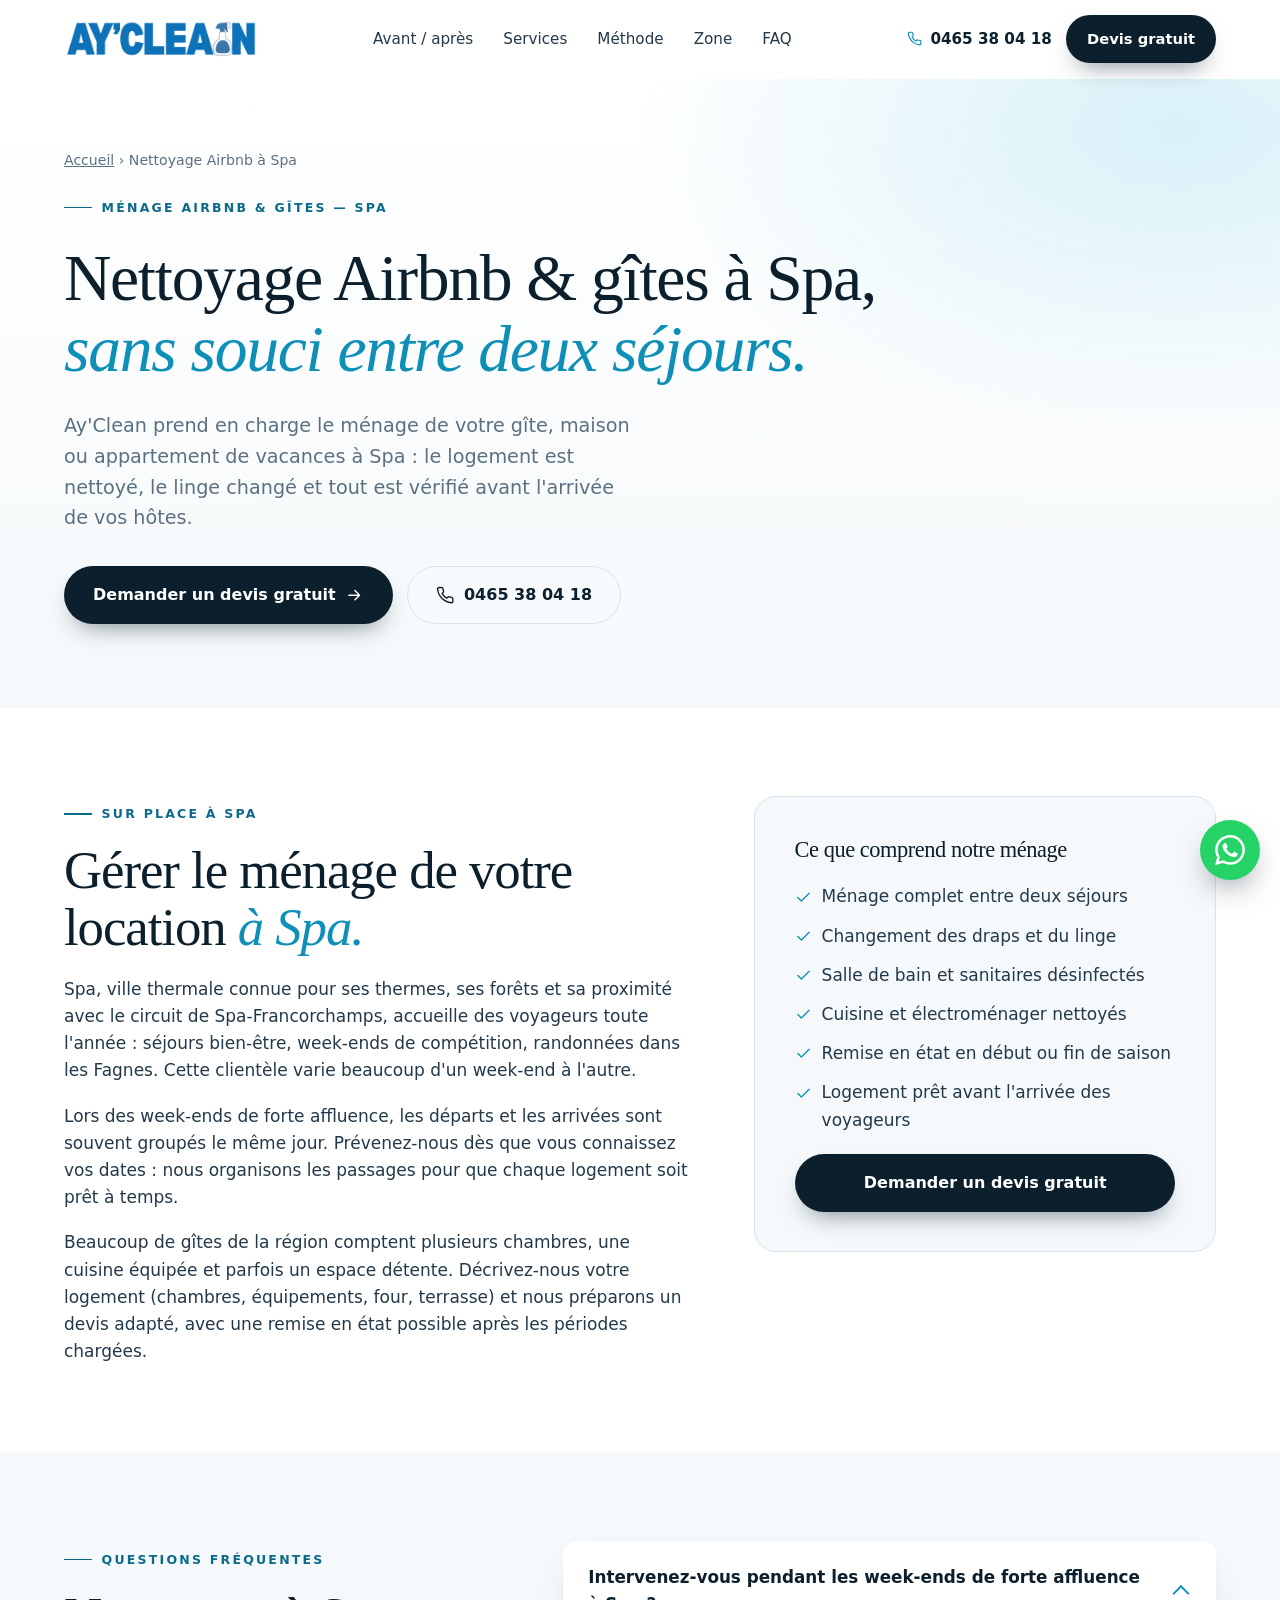
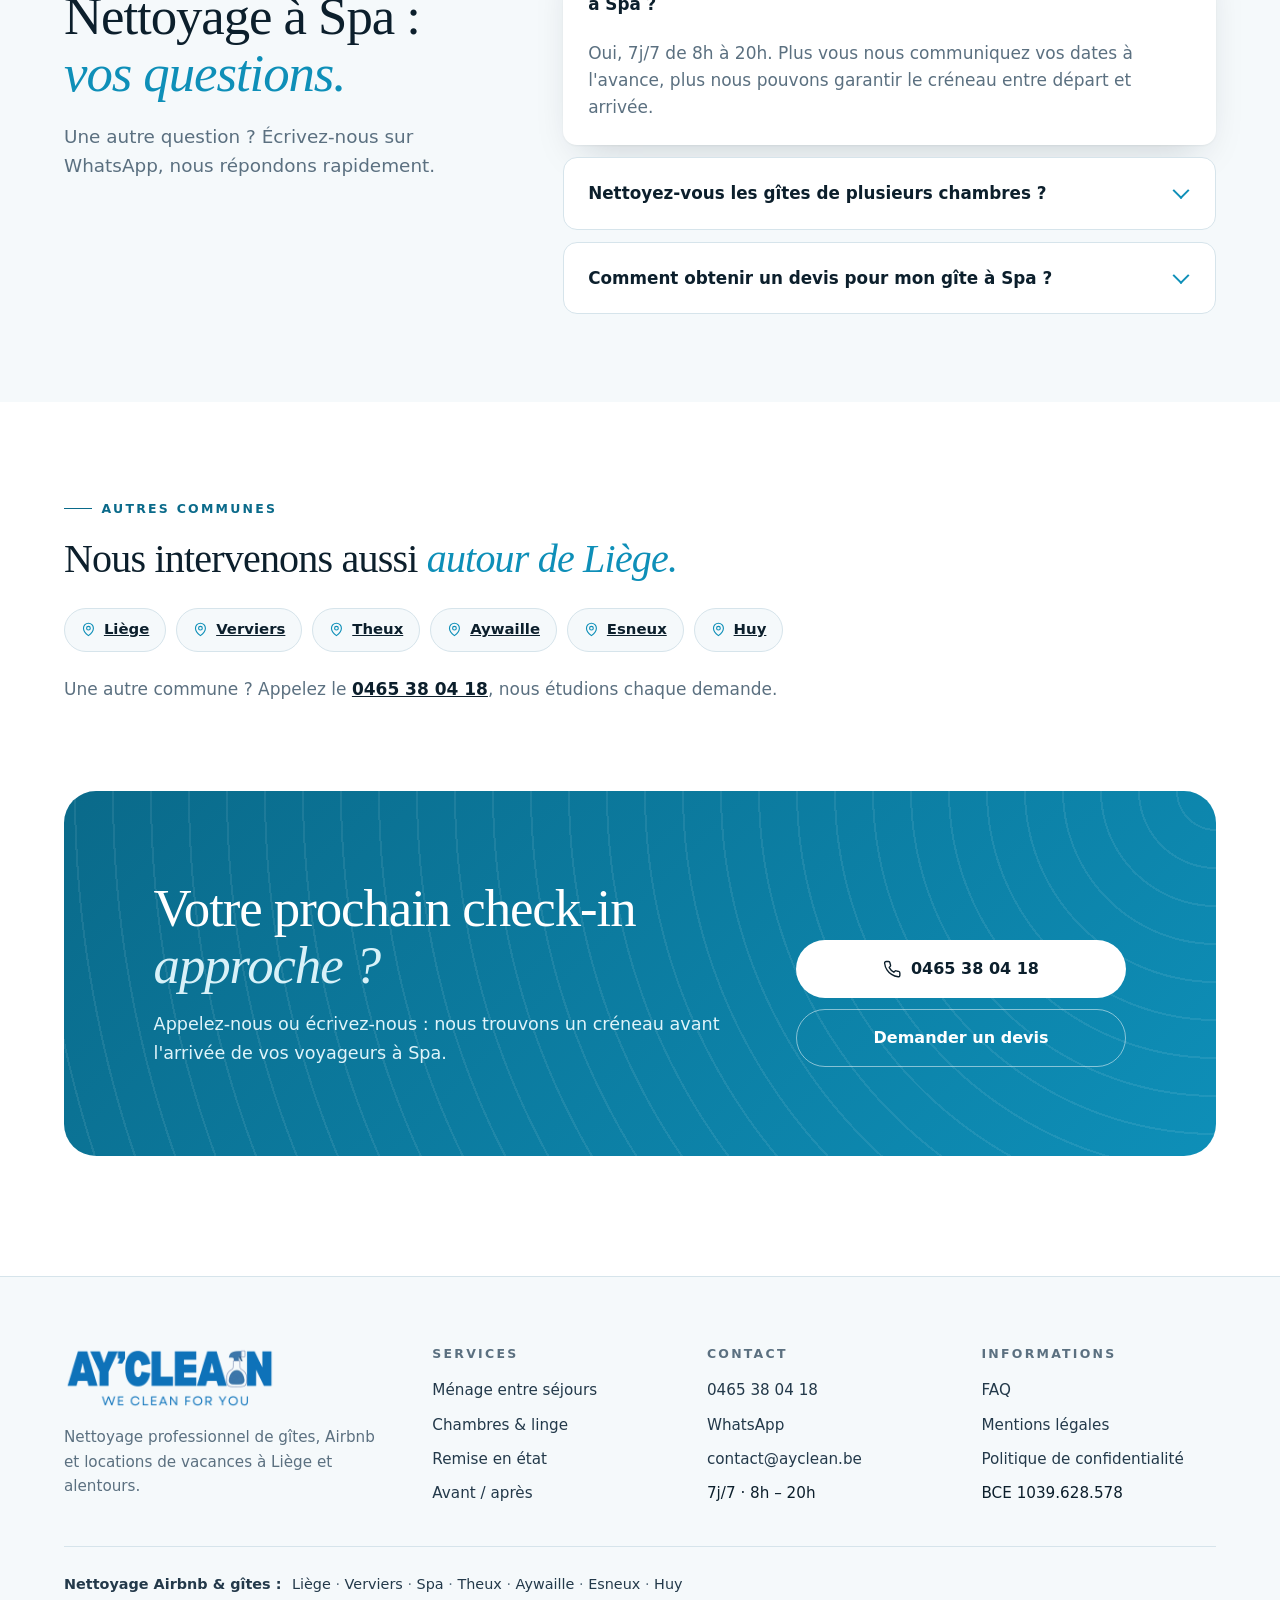
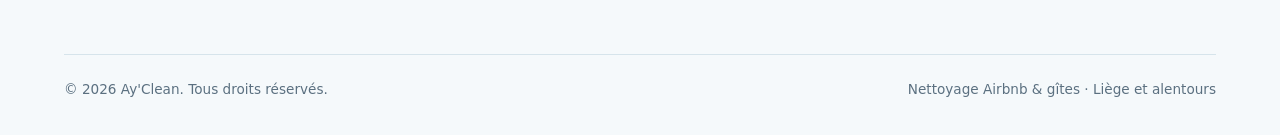
<file: nettoyage-airbnb-spa/index.html>
<!DOCTYPE html>
<html lang="fr-BE" class="no-js">
<head>
<meta charset="UTF-8">
<meta name="viewport" content="width=device-width, initial-scale=1">
<meta http-equiv="Content-Security-Policy" content="default-src 'self'; script-src 'self' 'unsafe-inline' https://gc.zgo.at; style-src 'self' 'unsafe-inline' https://fonts.googleapis.com; font-src https://fonts.gstatic.com; img-src 'self' data: https://ayclean.goatcounter.com; connect-src 'self' https://api.web3forms.com https://ayclean.goatcounter.com; object-src 'none'; base-uri 'self'; form-action 'self'">
<meta name="referrer" content="strict-origin-when-cross-origin">
<title>Nettoyage Airbnb &amp; gîtes à Spa | Ay'Clean</title>
<meta name="description" content="Ménage de gîtes, maisons et locations de vacances à Spa : nettoyage entre séjours, linge, remise en état. Ay&#x27;Clean, devis gratuit, 7j/7 de 8h à 20h.">
<meta name="robots" content="index, follow, max-image-preview:large">
<meta name="author" content="Ay'Clean">
<meta name="theme-color" content="#0c1f2c">
<meta name="format-detection" content="telephone=no">
<link rel="canonical" href="https://www.ayclean.be/nettoyage-airbnb-spa/">
<link rel="alternate" hreflang="fr-BE" href="https://www.ayclean.be/nettoyage-airbnb-spa/">

<meta property="og:type" content="website">
<meta property="og:locale" content="fr_BE">
<meta property="og:site_name" content="Ay'Clean">
<meta property="og:title" content="Nettoyage Airbnb &amp; gîtes à Spa | Ay&#x27;Clean">
<meta property="og:description" content="Ménage de gîtes, maisons et locations de vacances à Spa : nettoyage entre séjours, linge, remise en état. Ay&#x27;Clean, devis gratuit, 7j/7 de 8h à 20h.">
<meta property="og:url" content="https://www.ayclean.be/nettoyage-airbnb-spa/">
<meta property="og:image" content="https://www.ayclean.be/images/og-ayclean.jpg">
<meta property="og:image:width" content="1200">
<meta property="og:image:height" content="630">
<meta property="og:image:alt" content="Chambre de location saisonnière propre, lit fait avec du linge blanc">
<meta name="twitter:card" content="summary_large_image">
<meta name="twitter:title" content="Nettoyage Airbnb &amp; gîtes à Spa | Ay&#x27;Clean">
<meta name="twitter:description" content="Ménage de gîtes, maisons et locations de vacances à Spa : nettoyage entre séjours, linge, remise en état. Ay&#x27;Clean, devis gratuit, 7j/7 de 8h à 20h.">
<meta name="twitter:image" content="https://www.ayclean.be/images/og-ayclean.jpg">

<link rel="icon" href="/favicon.svg" type="image/svg+xml">
<link rel="icon" href="/favicon.ico" sizes="48x48">
<link rel="apple-touch-icon" href="/apple-touch-icon.png">
<link rel="manifest" href="/site.webmanifest">
<link rel="preconnect" href="https://fonts.googleapis.com">
<link rel="preconnect" href="https://fonts.gstatic.com" crossorigin>
<link rel="preload" as="style" href="https://fonts.googleapis.com/css2?family=Figtree:wght@400;500;600;700;800&family=Fraunces:ital,opsz,wght@0,9..144,400;0,9..144,500;0,9..144,600;1,9..144,400;1,9..144,500&display=swap" onload="this.onload=null;this.rel='stylesheet'">
<noscript><link rel="stylesheet" href="https://fonts.googleapis.com/css2?family=Figtree:wght@400;500;600;700;800&family=Fraunces:ital,opsz,wght@0,9..144,400;0,9..144,500;0,9..144,600;1,9..144,400;1,9..144,500&display=swap"></noscript>
<link rel="stylesheet" href="/styles.css">
<script>document.documentElement.classList.remove('no-js')</script>
<script type="application/ld+json">
{
  "@context": "https://schema.org",
  "@graph": [
    {
      "@type": [
        "LocalBusiness",
        "ProfessionalService"
      ],
      "@id": "https://www.ayclean.be/#business",
      "name": "Ay'Clean",
      "url": "https://www.ayclean.be/",
      "telephone": "+32465380418",
      "image": "https://www.ayclean.be/images/og-ayclean.jpg",
      "address": {
        "@type": "PostalAddress",
        "addressLocality": "Liège", "postalCode": "4000",
        "addressRegion": "Wallonie",
        "addressCountry": "BE"
      }
    },
    {
      "@type": "WebPage",
      "@id": "https://www.ayclean.be/nettoyage-airbnb-spa/#webpage",
      "url": "https://www.ayclean.be/nettoyage-airbnb-spa/",
      "name": "Nettoyage Airbnb & gîtes à Spa | Ay'Clean",
      "description": "Ménage de gîtes, maisons et locations de vacances à Spa : nettoyage entre séjours, linge, remise en état. Ay'Clean, devis gratuit, 7j/7 de 8h à 20h.",
      "inLanguage": "fr-BE",
      "isPartOf": {
        "@id": "https://www.ayclean.be/#website"
      },
      "about": {
        "@id": "https://www.ayclean.be/#business"
      },
      "breadcrumb": {
        "@id": "https://www.ayclean.be/nettoyage-airbnb-spa/#breadcrumb"
      }
    },
    {
      "@type": "BreadcrumbList",
      "@id": "https://www.ayclean.be/nettoyage-airbnb-spa/#breadcrumb",
      "itemListElement": [
        {
          "@type": "ListItem",
          "position": 1,
          "name": "Accueil",
          "item": "https://www.ayclean.be/"
        },
        {
          "@type": "ListItem",
          "position": 2,
          "name": "Nettoyage Airbnb à Spa",
          "item": "https://www.ayclean.be/nettoyage-airbnb-spa/"
        }
      ]
    },
    {
      "@type": "Service",
      "@id": "https://www.ayclean.be/nettoyage-airbnb-spa/#service",
      "name": "Nettoyage de gîtes et d'Airbnb à Spa",
      "serviceType": "Ménage de locations saisonnières",
      "provider": {
        "@id": "https://www.ayclean.be/#business"
      },
      "areaServed": {
        "@type": "City",
        "name": "Spa"
      }
    },
    {
      "@type": "FAQPage",
      "@id": "https://www.ayclean.be/nettoyage-airbnb-spa/#faq",
      "mainEntity": [
        {
          "@type": "Question",
          "name": "Intervenez-vous pendant les week-ends de forte affluence à Spa ?",
          "acceptedAnswer": {
            "@type": "Answer",
            "text": "Oui, 7j/7 de 8h à 20h. Plus vous nous communiquez vos dates à l'avance, plus nous pouvons garantir le créneau entre départ et arrivée."
          }
        },
        {
          "@type": "Question",
          "name": "Nettoyez-vous les gîtes de plusieurs chambres ?",
          "acceptedAnswer": {
            "@type": "Answer",
            "text": "Oui. Nous adaptons le temps de passage au nombre de chambres, de salles de bain et à l'état du logement."
          }
        },
        {
          "@type": "Question",
          "name": "Comment obtenir un devis pour mon gîte à Spa ?",
          "acceptedAnswer": {
            "@type": "Answer",
            "text": "Remplissez le formulaire de devis du site, écrivez-nous sur WhatsApp ou appelez le 0465 38 04 18. Le devis est gratuit et sans engagement."
          }
        }
      ]
    }
  ]
}
</script>
<script data-goatcounter="https://ayclean.goatcounter.com/count" async src="https://gc.zgo.at/count.js"></script>
</head>
<body>
<a class="skip" href="#contenu">Aller au contenu</a>
<svg width="0" height="0" style="position:absolute" aria-hidden="true" focusable="false"><defs><symbol id="i-phone" viewBox="0 0 24 24"><path d="M22 16.9v3a2 2 0 0 1-2.2 2 19.8 19.8 0 0 1-8.6-3.1 19.5 19.5 0 0 1-6-6A19.8 19.8 0 0 1 2.1 4.2 2 2 0 0 1 4.1 2h3a2 2 0 0 1 2 1.7c.1 1 .4 1.9.7 2.8a2 2 0 0 1-.5 2.1L8.1 9.9a16 16 0 0 0 6 6l1.3-1.3a2 2 0 0 1 2.1-.4c.9.3 1.8.6 2.8.7a2 2 0 0 1 1.7 2z"/></symbol><symbol id="i-check" viewBox="0 0 24 24"><path d="M20 6 9 17l-5-5"/></symbol><symbol id="i-pin" viewBox="0 0 24 24"><path d="M20 10c0 6-8 12-8 12s-8-6-8-12a8 8 0 0 1 16 0z"/><circle cx="12" cy="10" r="3"/></symbol><symbol id="i-menu" viewBox="0 0 24 24"><path d="M4 7h16M4 12h16M4 17h16"/></symbol><symbol id="i-close" viewBox="0 0 24 24"><path d="M18 6 6 18M6 6l12 12"/></symbol><symbol id="i-arrow" viewBox="0 0 24 24"><path d="M5 12h14M13 6l6 6-6 6"/></symbol><symbol id="i-wa" viewBox="0 0 24 24"><path stroke="none" fill="currentColor" d="M17.47 14.38c-.3-.15-1.76-.87-2.03-.97-.27-.1-.47-.15-.67.15-.2.3-.77.97-.94 1.16-.17.2-.35.22-.64.08-.3-.15-1.26-.47-2.39-1.48-.88-.79-1.48-1.76-1.65-2.06-.17-.3-.02-.46.13-.6.13-.14.3-.35.45-.52.15-.18.2-.3.3-.5.1-.2.05-.37-.03-.52-.07-.15-.67-1.61-.92-2.21-.24-.58-.49-.5-.67-.51h-.57c-.2 0-.52.07-.79.37-.27.3-1.04 1.02-1.04 2.48s1.07 2.88 1.21 3.07c.15.2 2.1 3.2 5.08 4.49.71.31 1.26.49 1.7.63.71.22 1.36.19 1.87.12.57-.09 1.76-.72 2-1.41.25-.7.25-1.29.18-1.41-.08-.13-.28-.2-.57-.35m-5.42 7.4h-.01a9.87 9.87 0 0 1-5.03-1.38l-.36-.21-3.74.98 1-3.65-.24-.37a9.86 9.86 0 0 1-1.51-5.26c0-5.45 4.44-9.88 9.89-9.88 2.64 0 5.12 1.03 6.99 2.9a9.83 9.83 0 0 1 2.89 6.99c0 5.45-4.44 9.88-9.88 9.88m8.41-18.3A11.82 11.82 0 0 0 12.05 0C5.5 0 .16 5.34.16 11.89c0 2.1.55 4.14 1.59 5.95L.06 24l6.3-1.65a11.88 11.88 0 0 0 5.69 1.45c6.55 0 11.89-5.34 11.89-11.89 0-3.18-1.24-6.17-3.48-8.41z"/></symbol></defs></svg>

<header class="header" id="top">
  <div class="wrap">
    <a href="/" class="brand" aria-label="Ay'Clean, retour à l'accueil"><img src="/images/logo-ayclean-entete.webp" width="194" height="40" alt="Ay'Clean, nettoyage Airbnb et gîtes"></a>
    <nav class="nav" aria-label="Navigation principale">
      <a href="/#avant-apres">Avant / après</a>
      <a href="/#services">Services</a>
      <a href="/#methode">Méthode</a>
      <a href="/#zone">Zone</a>
      <a href="/#faq">FAQ</a>
    </nav>
    <div class="header-cta">
      <a class="header-tel" href="tel:+32465380418"><svg class="ico" aria-hidden="true"><use href="#i-phone"/></svg>0465 38 04 18</a>
      <a class="btn btn-primary" href="/#devis">Devis gratuit</a>
      <button class="menu-btn" id="menu-btn" aria-label="Ouvrir le menu" aria-expanded="false" aria-controls="mobile-nav"><svg class="ico" aria-hidden="true"><use href="#i-menu"/></svg></button>
    </div>
  </div>
  <nav class="mobile-nav" id="mobile-nav" aria-label="Navigation mobile">
    <a href="/#avant-apres">Avant / après</a>
    <a href="/#services">Nos services</a>
    <a href="/#methode">Notre méthode</a>
    <a href="/#zone">Zone d'intervention</a>
    <a href="/#faq">Questions fréquentes</a>
    <a href="tel:+32465380418">Appeler le 0465 38 04 18</a>
    <a class="btn btn-primary" href="/#devis">Demander un devis gratuit</a>
  </nav>
</header>

<main id="contenu">

<section class="hero hero-local" aria-labelledby="hero-title">
  <div class="wrap">
    <div class="hero-copy">
      <nav class="breadcrumb rise" aria-label="Fil d'Ariane"><a href="/">Accueil</a> › Nettoyage Airbnb à Spa</nav>
      <span class="eyebrow rise">Ménage Airbnb &amp; gîtes — Spa</span>
      <h1 id="hero-title" class="rise" style="font-size:clamp(2.3rem,5.2vw,4.1rem)">Nettoyage Airbnb &amp; gîtes à Spa, <em>sans souci entre deux séjours.</em></h1>
      <p class="lead rise">Ay'Clean prend en charge le ménage de votre gîte, maison ou appartement de vacances à Spa : le logement est nettoyé, le linge changé et tout est vérifié avant l'arrivée de vos hôtes.</p>
      <div class="hero-actions rise">
        <a class="btn btn-primary" href="/#devis">Demander un devis gratuit <svg class="ico" aria-hidden="true"><use href="#i-arrow"/></svg></a>
        <a class="btn btn-ghost" href="tel:+32465380418"><svg class="ico" aria-hidden="true"><use href="#i-phone"/></svg>0465 38 04 18</a>
      </div>
    </div>
  </div>
</section>

<section class="section compact" aria-labelledby="local-title">
  <div class="wrap local-grid">
    <div class="reveal">
      <span class="eyebrow">Sur place à Spa</span>
      <h2 id="local-title" style="margin:18px 0 20px">Gérer le ménage de votre location <em>à Spa.</em></h2>
      <div class="local-body">
        <p>Spa, ville thermale connue pour ses thermes, ses forêts et sa proximité avec le circuit de Spa-Francorchamps, accueille des voyageurs toute l'année : séjours bien-être, week-ends de compétition, randonnées dans les Fagnes. Cette clientèle varie beaucoup d'un week-end à l'autre.</p>
        <p>Lors des week-ends de forte affluence, les départs et les arrivées sont souvent groupés le même jour. Prévenez-nous dès que vous connaissez vos dates : nous organisons les passages pour que chaque logement soit prêt à temps.</p>
        <p>Beaucoup de gîtes de la région comptent plusieurs chambres, une cuisine équipée et parfois un espace détente. Décrivez-nous votre logement (chambres, équipements, four, terrasse) et nous préparons un devis adapté, avec une remise en état possible après les périodes chargées.</p>
      </div>
    </div>
    <aside class="local-card reveal" aria-label="Ce que comprend notre ménage">
      <h3>Ce que comprend notre ménage</h3>
      <ul class="local-list">
        <li><svg class="ico" aria-hidden="true"><use href="#i-check"/></svg>Ménage complet entre deux séjours</li>
        <li><svg class="ico" aria-hidden="true"><use href="#i-check"/></svg>Changement des draps et du linge</li>
        <li><svg class="ico" aria-hidden="true"><use href="#i-check"/></svg>Salle de bain et sanitaires désinfectés</li>
        <li><svg class="ico" aria-hidden="true"><use href="#i-check"/></svg>Cuisine et électroménager nettoyés</li>
        <li><svg class="ico" aria-hidden="true"><use href="#i-check"/></svg>Remise en état en début ou fin de saison</li>
        <li><svg class="ico" aria-hidden="true"><use href="#i-check"/></svg>Logement prêt avant l'arrivée des voyageurs</li>
      </ul>
      <a class="btn btn-primary" href="/#devis">Demander un devis gratuit</a>
    </aside>
  </div>
</section>

<section class="section faq compact" aria-labelledby="faq-title">
  <div class="wrap faq-grid">
    <div class="reveal">
      <span class="eyebrow">Questions fréquentes</span>
      <h2 id="faq-title" style="margin:18px 0 20px">Nettoyage à Spa : <em>vos questions.</em></h2>
      <p class="lead">Une autre question ? Écrivez-nous sur WhatsApp, nous répondons rapidement.</p>
    </div>
    <div class="faq-list reveal">
      <details open>
        <summary>Intervenez-vous pendant les week-ends de forte affluence à Spa ?</summary>
        <p>Oui, 7j/7 de 8h à 20h. Plus vous nous communiquez vos dates à l'avance, plus nous pouvons garantir le créneau entre départ et arrivée.</p>
      </details>
      <details>
        <summary>Nettoyez-vous les gîtes de plusieurs chambres ?</summary>
        <p>Oui. Nous adaptons le temps de passage au nombre de chambres, de salles de bain et à l'état du logement.</p>
      </details>
      <details>
        <summary>Comment obtenir un devis pour mon gîte à Spa ?</summary>
        <p>Remplissez le formulaire de devis du site, écrivez-nous sur WhatsApp ou appelez le 0465 38 04 18. Le devis est gratuit et sans engagement.</p>
      </details>
    </div>
  </div>
</section>

<section class="section compact" aria-labelledby="others-title">
  <div class="wrap">
    <div class="reveal">
      <span class="eyebrow">Autres communes</span>
      <h2 id="others-title" style="margin:18px 0 0;font-size:clamp(1.7rem,3.2vw,2.5rem)">Nous intervenons aussi <em>autour de Liège.</em></h2>
      <ul class="cities">
        <li><svg class="ico" aria-hidden="true"><use href="#i-pin"/></svg><a href="/nettoyage-airbnb-liege/" style="color:inherit;font-weight:700">Liège</a></li>
        <li><svg class="ico" aria-hidden="true"><use href="#i-pin"/></svg><a href="/nettoyage-airbnb-verviers/" style="color:inherit;font-weight:700">Verviers</a></li>
        <li><svg class="ico" aria-hidden="true"><use href="#i-pin"/></svg><a href="/nettoyage-airbnb-theux/" style="color:inherit;font-weight:700">Theux</a></li>
        <li><svg class="ico" aria-hidden="true"><use href="#i-pin"/></svg><a href="/nettoyage-airbnb-aywaille/" style="color:inherit;font-weight:700">Aywaille</a></li>
        <li><svg class="ico" aria-hidden="true"><use href="#i-pin"/></svg><a href="/nettoyage-airbnb-esneux/" style="color:inherit;font-weight:700">Esneux</a></li>
        <li><svg class="ico" aria-hidden="true"><use href="#i-pin"/></svg><a href="/nettoyage-airbnb-huy/" style="color:inherit;font-weight:700">Huy</a></li>
      </ul>
      <p style="margin-top:24px;color:var(--muted)">Une autre commune ? Appelez le <a href="tel:+32465380418" style="font-weight:700;color:var(--ink)">0465 38 04 18</a>, nous étudions chaque demande.</p>
    </div>
  </div>
</section>

<section class="cta" aria-labelledby="cta-title">
  <div class="wrap">
    <div class="cta-box reveal">
      <div>
        <h2 id="cta-title">Votre prochain check-in <em>approche ?</em></h2>
        <p>Appelez-nous ou écrivez-nous : nous trouvons un créneau avant l'arrivée de vos voyageurs à Spa.</p>
      </div>
      <div class="cta-actions">
        <a class="btn btn-light" href="tel:+32465380418"><svg class="ico" aria-hidden="true"><use href="#i-phone"/></svg>0465 38 04 18</a>
        <a class="btn btn-ghost" href="/#devis">Demander un devis</a>
      </div>
    </div>
  </div>
</section>

</main>

<footer class="footer">
  <div class="wrap">
    <div class="footer-grid">
      <div class="footer-about">
        <a href="/" class="brand" aria-label="Ay'Clean, accueil"><img src="/images/logo-ayclean.webp" width="211" height="62" alt="Ay'Clean, We Clean For You" loading="lazy"></a>
        <p>Nettoyage professionnel de gîtes, Airbnb et locations de vacances à Liège et alentours.</p>
      </div>
      <div>
        <h3>Services</h3>
        <ul>
          <li><a href="/#services">Ménage entre séjours</a></li>
          <li><a href="/#services">Chambres &amp; linge</a></li>
          <li><a href="/#services">Remise en état</a></li>
          <li><a href="/#avant-apres">Avant / après</a></li>
        </ul>
      </div>
      <div>
        <h3>Contact</h3>
        <ul>
          <li><a href="tel:+32465380418">0465 38 04 18</a></li>
          <li><a href="https://wa.me/32465380418" target="_blank" rel="noopener">WhatsApp</a></li>
          <li><a href="mailto:contact@ayclean.be">contact@ayclean.be</a></li>
          <li>7j/7 · 8h – 20h</li>
        </ul>
      </div>
      <div>
        <h3>Informations</h3>
        <ul>
          <li><a href="/#faq">FAQ</a></li>
          <li><a href="/mentions-legales/">Mentions légales</a></li>
          <li><a href="/confidentialite/">Politique de confidentialité</a></li>
          <li>BCE 1039.628.578</li>
        </ul>
      </div>
    </div>
    <p class="footer-areas"><strong>Nettoyage Airbnb &amp; gîtes :</strong> <a href="/nettoyage-airbnb-liege/">Liège</a> · <a href="/nettoyage-airbnb-verviers/">Verviers</a> · <a href="/nettoyage-airbnb-spa/">Spa</a> · <a href="/nettoyage-airbnb-theux/">Theux</a> · <a href="/nettoyage-airbnb-aywaille/">Aywaille</a> · <a href="/nettoyage-airbnb-esneux/">Esneux</a> · <a href="/nettoyage-airbnb-huy/">Huy</a></p>
    <div class="footer-bottom">
      <span>© 2026 Ay'Clean. Tous droits réservés.</span>
      <span>Nettoyage Airbnb &amp; gîtes · Liège et alentours</span>
    </div>
  </div>
</footer>

<a class="wa-float" href="https://wa.me/32465380418" target="_blank" rel="noopener" aria-label="Nous écrire sur WhatsApp"><svg aria-hidden="true"><use href="#i-wa"/></svg></a>

<script src="/main.js" defer></script>
</body>
</html>
</file>
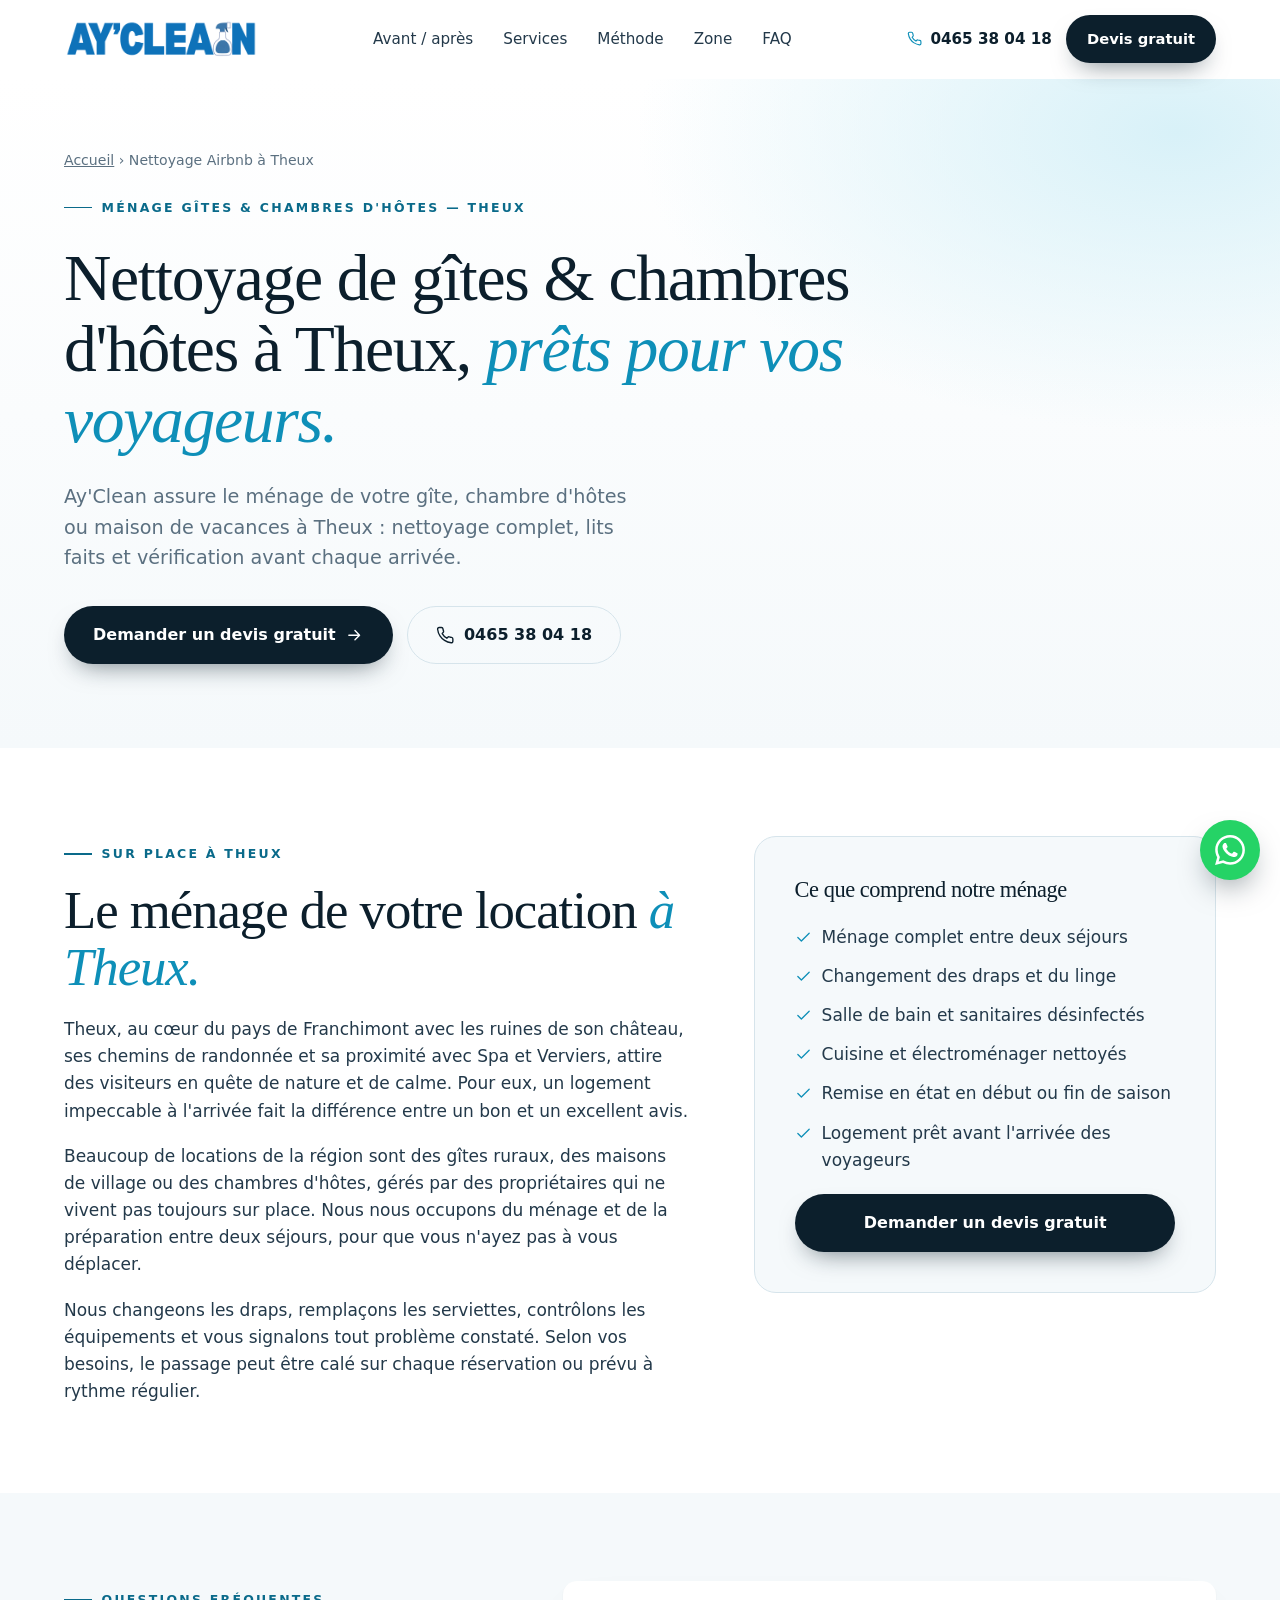
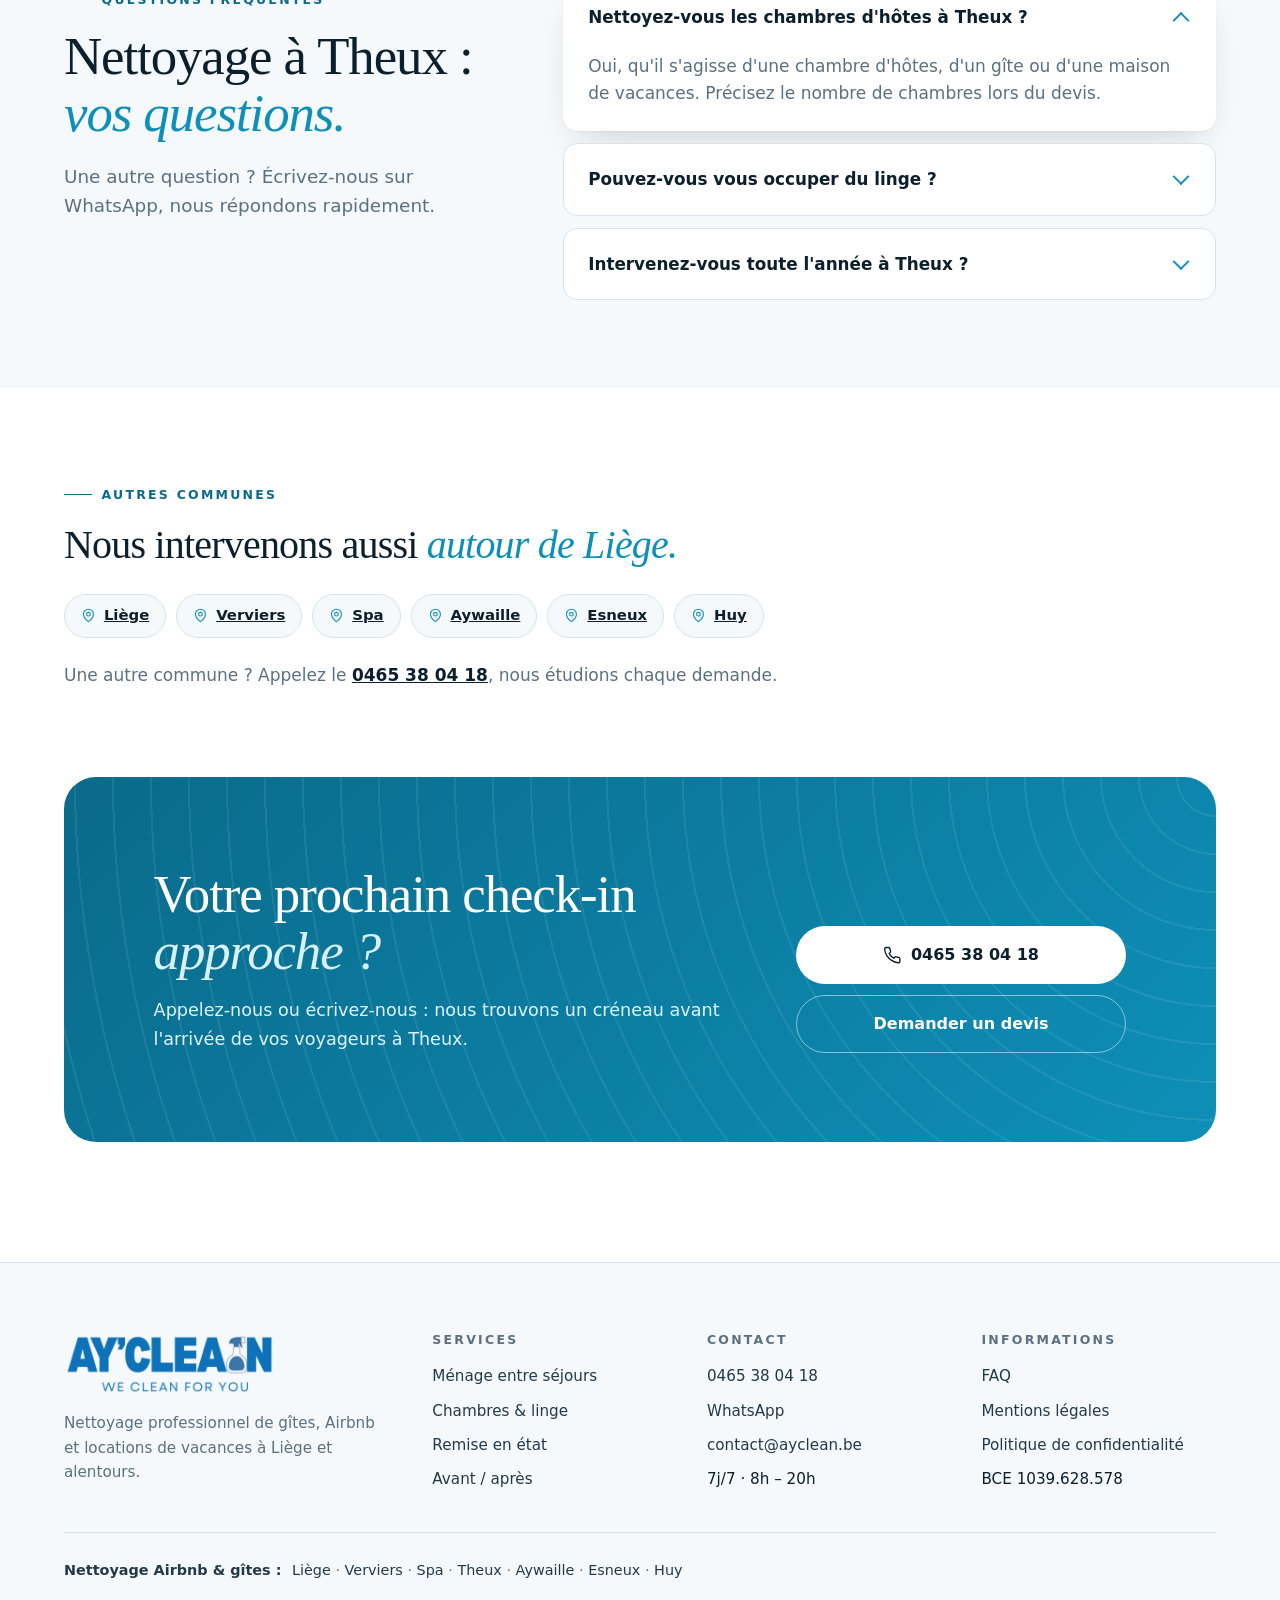
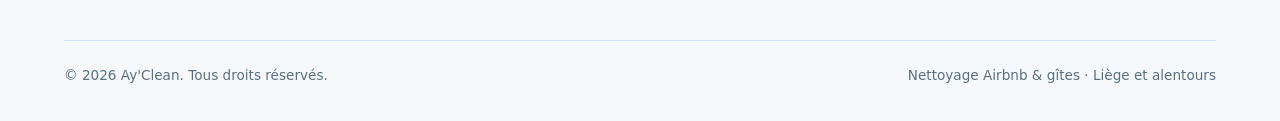
<file: nettoyage-airbnb-theux/index.html>
<!DOCTYPE html>
<html lang="fr-BE" class="no-js">
<head>
<meta charset="UTF-8">
<meta name="viewport" content="width=device-width, initial-scale=1">
<meta http-equiv="Content-Security-Policy" content="default-src 'self'; script-src 'self' 'unsafe-inline' https://gc.zgo.at; style-src 'self' 'unsafe-inline' https://fonts.googleapis.com; font-src https://fonts.gstatic.com; img-src 'self' data: https://ayclean.goatcounter.com; connect-src 'self' https://api.web3forms.com https://ayclean.goatcounter.com; object-src 'none'; base-uri 'self'; form-action 'self'">
<meta name="referrer" content="strict-origin-when-cross-origin">
<title>Nettoyage Airbnb &amp; gîtes à Theux | Ay'Clean</title>
<meta name="description" content="Ménage de gîtes, chambres d&#x27;hôtes et maisons de vacances à Theux : nettoyage entre séjours, linge, remise en état. Ay&#x27;Clean, devis gratuit.">
<meta name="robots" content="index, follow, max-image-preview:large">
<meta name="author" content="Ay'Clean">
<meta name="theme-color" content="#0c1f2c">
<meta name="format-detection" content="telephone=no">
<link rel="canonical" href="https://www.ayclean.be/nettoyage-airbnb-theux/">
<link rel="alternate" hreflang="fr-BE" href="https://www.ayclean.be/nettoyage-airbnb-theux/">

<meta property="og:type" content="website">
<meta property="og:locale" content="fr_BE">
<meta property="og:site_name" content="Ay'Clean">
<meta property="og:title" content="Nettoyage Airbnb &amp; gîtes à Theux | Ay&#x27;Clean">
<meta property="og:description" content="Ménage de gîtes, chambres d&#x27;hôtes et maisons de vacances à Theux : nettoyage entre séjours, linge, remise en état. Ay&#x27;Clean, devis gratuit.">
<meta property="og:url" content="https://www.ayclean.be/nettoyage-airbnb-theux/">
<meta property="og:image" content="https://www.ayclean.be/images/og-ayclean.jpg">
<meta property="og:image:width" content="1200">
<meta property="og:image:height" content="630">
<meta property="og:image:alt" content="Chambre de location saisonnière propre, lit fait avec du linge blanc">
<meta name="twitter:card" content="summary_large_image">
<meta name="twitter:title" content="Nettoyage Airbnb &amp; gîtes à Theux | Ay&#x27;Clean">
<meta name="twitter:description" content="Ménage de gîtes, chambres d&#x27;hôtes et maisons de vacances à Theux : nettoyage entre séjours, linge, remise en état. Ay&#x27;Clean, devis gratuit.">
<meta name="twitter:image" content="https://www.ayclean.be/images/og-ayclean.jpg">

<link rel="icon" href="/favicon.svg" type="image/svg+xml">
<link rel="icon" href="/favicon.ico" sizes="48x48">
<link rel="apple-touch-icon" href="/apple-touch-icon.png">
<link rel="manifest" href="/site.webmanifest">
<link rel="preconnect" href="https://fonts.googleapis.com">
<link rel="preconnect" href="https://fonts.gstatic.com" crossorigin>
<link rel="preload" as="style" href="https://fonts.googleapis.com/css2?family=Figtree:wght@400;500;600;700;800&family=Fraunces:ital,opsz,wght@0,9..144,400;0,9..144,500;0,9..144,600;1,9..144,400;1,9..144,500&display=swap" onload="this.onload=null;this.rel='stylesheet'">
<noscript><link rel="stylesheet" href="https://fonts.googleapis.com/css2?family=Figtree:wght@400;500;600;700;800&family=Fraunces:ital,opsz,wght@0,9..144,400;0,9..144,500;0,9..144,600;1,9..144,400;1,9..144,500&display=swap"></noscript>
<link rel="stylesheet" href="/styles.css">
<script>document.documentElement.classList.remove('no-js')</script>
<script type="application/ld+json">
{
  "@context": "https://schema.org",
  "@graph": [
    {
      "@type": [
        "LocalBusiness",
        "ProfessionalService"
      ],
      "@id": "https://www.ayclean.be/#business",
      "name": "Ay'Clean",
      "url": "https://www.ayclean.be/",
      "telephone": "+32465380418",
      "image": "https://www.ayclean.be/images/og-ayclean.jpg",
      "address": {
        "@type": "PostalAddress",
        "addressLocality": "Liège", "postalCode": "4000",
        "addressRegion": "Wallonie",
        "addressCountry": "BE"
      }
    },
    {
      "@type": "WebPage",
      "@id": "https://www.ayclean.be/nettoyage-airbnb-theux/#webpage",
      "url": "https://www.ayclean.be/nettoyage-airbnb-theux/",
      "name": "Nettoyage Airbnb & gîtes à Theux | Ay'Clean",
      "description": "Ménage de gîtes, chambres d'hôtes et maisons de vacances à Theux : nettoyage entre séjours, linge, remise en état. Ay'Clean, devis gratuit.",
      "inLanguage": "fr-BE",
      "isPartOf": {
        "@id": "https://www.ayclean.be/#website"
      },
      "about": {
        "@id": "https://www.ayclean.be/#business"
      },
      "breadcrumb": {
        "@id": "https://www.ayclean.be/nettoyage-airbnb-theux/#breadcrumb"
      }
    },
    {
      "@type": "BreadcrumbList",
      "@id": "https://www.ayclean.be/nettoyage-airbnb-theux/#breadcrumb",
      "itemListElement": [
        {
          "@type": "ListItem",
          "position": 1,
          "name": "Accueil",
          "item": "https://www.ayclean.be/"
        },
        {
          "@type": "ListItem",
          "position": 2,
          "name": "Nettoyage Airbnb à Theux",
          "item": "https://www.ayclean.be/nettoyage-airbnb-theux/"
        }
      ]
    },
    {
      "@type": "Service",
      "@id": "https://www.ayclean.be/nettoyage-airbnb-theux/#service",
      "name": "Nettoyage de gîtes et d'Airbnb à Theux",
      "serviceType": "Ménage de locations saisonnières",
      "provider": {
        "@id": "https://www.ayclean.be/#business"
      },
      "areaServed": {
        "@type": "City",
        "name": "Theux"
      }
    },
    {
      "@type": "FAQPage",
      "@id": "https://www.ayclean.be/nettoyage-airbnb-theux/#faq",
      "mainEntity": [
        {
          "@type": "Question",
          "name": "Nettoyez-vous les chambres d'hôtes à Theux ?",
          "acceptedAnswer": {
            "@type": "Answer",
            "text": "Oui, qu'il s'agisse d'une chambre d'hôtes, d'un gîte ou d'une maison de vacances. Précisez le nombre de chambres lors du devis."
          }
        },
        {
          "@type": "Question",
          "name": "Pouvez-vous vous occuper du linge ?",
          "acceptedAnswer": {
            "@type": "Answer",
            "text": "Oui, nous changeons les draps et remplaçons les serviettes. La gestion du linge (lavage ou rotation) se définit avec vous lors du devis."
          }
        },
        {
          "@type": "Question",
          "name": "Intervenez-vous toute l'année à Theux ?",
          "acceptedAnswer": {
            "@type": "Answer",
            "text": "Oui, 7j/7 de 8h à 20h, y compris en basse saison. Une remise en état peut être prévue au début ou à la fin de la saison."
          }
        }
      ]
    }
  ]
}
</script>
<script data-goatcounter="https://ayclean.goatcounter.com/count" async src="https://gc.zgo.at/count.js"></script>
</head>
<body>
<a class="skip" href="#contenu">Aller au contenu</a>
<svg width="0" height="0" style="position:absolute" aria-hidden="true" focusable="false"><defs><symbol id="i-phone" viewBox="0 0 24 24"><path d="M22 16.9v3a2 2 0 0 1-2.2 2 19.8 19.8 0 0 1-8.6-3.1 19.5 19.5 0 0 1-6-6A19.8 19.8 0 0 1 2.1 4.2 2 2 0 0 1 4.1 2h3a2 2 0 0 1 2 1.7c.1 1 .4 1.9.7 2.8a2 2 0 0 1-.5 2.1L8.1 9.9a16 16 0 0 0 6 6l1.3-1.3a2 2 0 0 1 2.1-.4c.9.3 1.8.6 2.8.7a2 2 0 0 1 1.7 2z"/></symbol><symbol id="i-check" viewBox="0 0 24 24"><path d="M20 6 9 17l-5-5"/></symbol><symbol id="i-pin" viewBox="0 0 24 24"><path d="M20 10c0 6-8 12-8 12s-8-6-8-12a8 8 0 0 1 16 0z"/><circle cx="12" cy="10" r="3"/></symbol><symbol id="i-menu" viewBox="0 0 24 24"><path d="M4 7h16M4 12h16M4 17h16"/></symbol><symbol id="i-close" viewBox="0 0 24 24"><path d="M18 6 6 18M6 6l12 12"/></symbol><symbol id="i-arrow" viewBox="0 0 24 24"><path d="M5 12h14M13 6l6 6-6 6"/></symbol><symbol id="i-wa" viewBox="0 0 24 24"><path stroke="none" fill="currentColor" d="M17.47 14.38c-.3-.15-1.76-.87-2.03-.97-.27-.1-.47-.15-.67.15-.2.3-.77.97-.94 1.16-.17.2-.35.22-.64.08-.3-.15-1.26-.47-2.39-1.48-.88-.79-1.48-1.76-1.65-2.06-.17-.3-.02-.46.13-.6.13-.14.3-.35.45-.52.15-.18.2-.3.3-.5.1-.2.05-.37-.03-.52-.07-.15-.67-1.61-.92-2.21-.24-.58-.49-.5-.67-.51h-.57c-.2 0-.52.07-.79.37-.27.3-1.04 1.02-1.04 2.48s1.07 2.88 1.21 3.07c.15.2 2.1 3.2 5.08 4.49.71.31 1.26.49 1.7.63.71.22 1.36.19 1.87.12.57-.09 1.76-.72 2-1.41.25-.7.25-1.29.18-1.41-.08-.13-.28-.2-.57-.35m-5.42 7.4h-.01a9.87 9.87 0 0 1-5.03-1.38l-.36-.21-3.74.98 1-3.65-.24-.37a9.86 9.86 0 0 1-1.51-5.26c0-5.45 4.44-9.88 9.89-9.88 2.64 0 5.12 1.03 6.99 2.9a9.83 9.83 0 0 1 2.89 6.99c0 5.45-4.44 9.88-9.88 9.88m8.41-18.3A11.82 11.82 0 0 0 12.05 0C5.5 0 .16 5.34.16 11.89c0 2.1.55 4.14 1.59 5.95L.06 24l6.3-1.65a11.88 11.88 0 0 0 5.69 1.45c6.55 0 11.89-5.34 11.89-11.89 0-3.18-1.24-6.17-3.48-8.41z"/></symbol></defs></svg>

<header class="header" id="top">
  <div class="wrap">
    <a href="/" class="brand" aria-label="Ay'Clean, retour à l'accueil"><img src="/images/logo-ayclean-entete.webp" width="194" height="40" alt="Ay'Clean, nettoyage Airbnb et gîtes"></a>
    <nav class="nav" aria-label="Navigation principale">
      <a href="/#avant-apres">Avant / après</a>
      <a href="/#services">Services</a>
      <a href="/#methode">Méthode</a>
      <a href="/#zone">Zone</a>
      <a href="/#faq">FAQ</a>
    </nav>
    <div class="header-cta">
      <a class="header-tel" href="tel:+32465380418"><svg class="ico" aria-hidden="true"><use href="#i-phone"/></svg>0465 38 04 18</a>
      <a class="btn btn-primary" href="/#devis">Devis gratuit</a>
      <button class="menu-btn" id="menu-btn" aria-label="Ouvrir le menu" aria-expanded="false" aria-controls="mobile-nav"><svg class="ico" aria-hidden="true"><use href="#i-menu"/></svg></button>
    </div>
  </div>
  <nav class="mobile-nav" id="mobile-nav" aria-label="Navigation mobile">
    <a href="/#avant-apres">Avant / après</a>
    <a href="/#services">Nos services</a>
    <a href="/#methode">Notre méthode</a>
    <a href="/#zone">Zone d'intervention</a>
    <a href="/#faq">Questions fréquentes</a>
    <a href="tel:+32465380418">Appeler le 0465 38 04 18</a>
    <a class="btn btn-primary" href="/#devis">Demander un devis gratuit</a>
  </nav>
</header>

<main id="contenu">

<section class="hero hero-local" aria-labelledby="hero-title">
  <div class="wrap">
    <div class="hero-copy">
      <nav class="breadcrumb rise" aria-label="Fil d'Ariane"><a href="/">Accueil</a> › Nettoyage Airbnb à Theux</nav>
      <span class="eyebrow rise">Ménage gîtes &amp; chambres d'hôtes — Theux</span>
      <h1 id="hero-title" class="rise" style="font-size:clamp(2.3rem,5.2vw,4.1rem)">Nettoyage de gîtes &amp; chambres d'hôtes à Theux, <em>prêts pour vos voyageurs.</em></h1>
      <p class="lead rise">Ay'Clean assure le ménage de votre gîte, chambre d'hôtes ou maison de vacances à Theux : nettoyage complet, lits faits et vérification avant chaque arrivée.</p>
      <div class="hero-actions rise">
        <a class="btn btn-primary" href="/#devis">Demander un devis gratuit <svg class="ico" aria-hidden="true"><use href="#i-arrow"/></svg></a>
        <a class="btn btn-ghost" href="tel:+32465380418"><svg class="ico" aria-hidden="true"><use href="#i-phone"/></svg>0465 38 04 18</a>
      </div>
    </div>
  </div>
</section>

<section class="section compact" aria-labelledby="local-title">
  <div class="wrap local-grid">
    <div class="reveal">
      <span class="eyebrow">Sur place à Theux</span>
      <h2 id="local-title" style="margin:18px 0 20px">Le ménage de votre location <em>à Theux.</em></h2>
      <div class="local-body">
        <p>Theux, au cœur du pays de Franchimont avec les ruines de son château, ses chemins de randonnée et sa proximité avec Spa et Verviers, attire des visiteurs en quête de nature et de calme. Pour eux, un logement impeccable à l'arrivée fait la différence entre un bon et un excellent avis.</p>
        <p>Beaucoup de locations de la région sont des gîtes ruraux, des maisons de village ou des chambres d'hôtes, gérés par des propriétaires qui ne vivent pas toujours sur place. Nous nous occupons du ménage et de la préparation entre deux séjours, pour que vous n'ayez pas à vous déplacer.</p>
        <p>Nous changeons les draps, remplaçons les serviettes, contrôlons les équipements et vous signalons tout problème constaté. Selon vos besoins, le passage peut être calé sur chaque réservation ou prévu à rythme régulier.</p>
      </div>
    </div>
    <aside class="local-card reveal" aria-label="Ce que comprend notre ménage">
      <h3>Ce que comprend notre ménage</h3>
      <ul class="local-list">
        <li><svg class="ico" aria-hidden="true"><use href="#i-check"/></svg>Ménage complet entre deux séjours</li>
        <li><svg class="ico" aria-hidden="true"><use href="#i-check"/></svg>Changement des draps et du linge</li>
        <li><svg class="ico" aria-hidden="true"><use href="#i-check"/></svg>Salle de bain et sanitaires désinfectés</li>
        <li><svg class="ico" aria-hidden="true"><use href="#i-check"/></svg>Cuisine et électroménager nettoyés</li>
        <li><svg class="ico" aria-hidden="true"><use href="#i-check"/></svg>Remise en état en début ou fin de saison</li>
        <li><svg class="ico" aria-hidden="true"><use href="#i-check"/></svg>Logement prêt avant l'arrivée des voyageurs</li>
      </ul>
      <a class="btn btn-primary" href="/#devis">Demander un devis gratuit</a>
    </aside>
  </div>
</section>

<section class="section faq compact" aria-labelledby="faq-title">
  <div class="wrap faq-grid">
    <div class="reveal">
      <span class="eyebrow">Questions fréquentes</span>
      <h2 id="faq-title" style="margin:18px 0 20px">Nettoyage à Theux : <em>vos questions.</em></h2>
      <p class="lead">Une autre question ? Écrivez-nous sur WhatsApp, nous répondons rapidement.</p>
    </div>
    <div class="faq-list reveal">
      <details open>
        <summary>Nettoyez-vous les chambres d'hôtes à Theux ?</summary>
        <p>Oui, qu'il s'agisse d'une chambre d'hôtes, d'un gîte ou d'une maison de vacances. Précisez le nombre de chambres lors du devis.</p>
      </details>
      <details>
        <summary>Pouvez-vous vous occuper du linge ?</summary>
        <p>Oui, nous changeons les draps et remplaçons les serviettes. La gestion du linge (lavage ou rotation) se définit avec vous lors du devis.</p>
      </details>
      <details>
        <summary>Intervenez-vous toute l'année à Theux ?</summary>
        <p>Oui, 7j/7 de 8h à 20h, y compris en basse saison. Une remise en état peut être prévue au début ou à la fin de la saison.</p>
      </details>
    </div>
  </div>
</section>

<section class="section compact" aria-labelledby="others-title">
  <div class="wrap">
    <div class="reveal">
      <span class="eyebrow">Autres communes</span>
      <h2 id="others-title" style="margin:18px 0 0;font-size:clamp(1.7rem,3.2vw,2.5rem)">Nous intervenons aussi <em>autour de Liège.</em></h2>
      <ul class="cities">
        <li><svg class="ico" aria-hidden="true"><use href="#i-pin"/></svg><a href="/nettoyage-airbnb-liege/" style="color:inherit;font-weight:700">Liège</a></li>
        <li><svg class="ico" aria-hidden="true"><use href="#i-pin"/></svg><a href="/nettoyage-airbnb-verviers/" style="color:inherit;font-weight:700">Verviers</a></li>
        <li><svg class="ico" aria-hidden="true"><use href="#i-pin"/></svg><a href="/nettoyage-airbnb-spa/" style="color:inherit;font-weight:700">Spa</a></li>
        <li><svg class="ico" aria-hidden="true"><use href="#i-pin"/></svg><a href="/nettoyage-airbnb-aywaille/" style="color:inherit;font-weight:700">Aywaille</a></li>
        <li><svg class="ico" aria-hidden="true"><use href="#i-pin"/></svg><a href="/nettoyage-airbnb-esneux/" style="color:inherit;font-weight:700">Esneux</a></li>
        <li><svg class="ico" aria-hidden="true"><use href="#i-pin"/></svg><a href="/nettoyage-airbnb-huy/" style="color:inherit;font-weight:700">Huy</a></li>
      </ul>
      <p style="margin-top:24px;color:var(--muted)">Une autre commune ? Appelez le <a href="tel:+32465380418" style="font-weight:700;color:var(--ink)">0465 38 04 18</a>, nous étudions chaque demande.</p>
    </div>
  </div>
</section>

<section class="cta" aria-labelledby="cta-title">
  <div class="wrap">
    <div class="cta-box reveal">
      <div>
        <h2 id="cta-title">Votre prochain check-in <em>approche ?</em></h2>
        <p>Appelez-nous ou écrivez-nous : nous trouvons un créneau avant l'arrivée de vos voyageurs à Theux.</p>
      </div>
      <div class="cta-actions">
        <a class="btn btn-light" href="tel:+32465380418"><svg class="ico" aria-hidden="true"><use href="#i-phone"/></svg>0465 38 04 18</a>
        <a class="btn btn-ghost" href="/#devis">Demander un devis</a>
      </div>
    </div>
  </div>
</section>

</main>

<footer class="footer">
  <div class="wrap">
    <div class="footer-grid">
      <div class="footer-about">
        <a href="/" class="brand" aria-label="Ay'Clean, accueil"><img src="/images/logo-ayclean.webp" width="211" height="62" alt="Ay'Clean, We Clean For You" loading="lazy"></a>
        <p>Nettoyage professionnel de gîtes, Airbnb et locations de vacances à Liège et alentours.</p>
      </div>
      <div>
        <h3>Services</h3>
        <ul>
          <li><a href="/#services">Ménage entre séjours</a></li>
          <li><a href="/#services">Chambres &amp; linge</a></li>
          <li><a href="/#services">Remise en état</a></li>
          <li><a href="/#avant-apres">Avant / après</a></li>
        </ul>
      </div>
      <div>
        <h3>Contact</h3>
        <ul>
          <li><a href="tel:+32465380418">0465 38 04 18</a></li>
          <li><a href="https://wa.me/32465380418" target="_blank" rel="noopener">WhatsApp</a></li>
          <li><a href="mailto:contact@ayclean.be">contact@ayclean.be</a></li>
          <li>7j/7 · 8h – 20h</li>
        </ul>
      </div>
      <div>
        <h3>Informations</h3>
        <ul>
          <li><a href="/#faq">FAQ</a></li>
          <li><a href="/mentions-legales/">Mentions légales</a></li>
          <li><a href="/confidentialite/">Politique de confidentialité</a></li>
          <li>BCE 1039.628.578</li>
        </ul>
      </div>
    </div>
    <p class="footer-areas"><strong>Nettoyage Airbnb &amp; gîtes :</strong> <a href="/nettoyage-airbnb-liege/">Liège</a> · <a href="/nettoyage-airbnb-verviers/">Verviers</a> · <a href="/nettoyage-airbnb-spa/">Spa</a> · <a href="/nettoyage-airbnb-theux/">Theux</a> · <a href="/nettoyage-airbnb-aywaille/">Aywaille</a> · <a href="/nettoyage-airbnb-esneux/">Esneux</a> · <a href="/nettoyage-airbnb-huy/">Huy</a></p>
    <div class="footer-bottom">
      <span>© 2026 Ay'Clean. Tous droits réservés.</span>
      <span>Nettoyage Airbnb &amp; gîtes · Liège et alentours</span>
    </div>
  </div>
</footer>

<a class="wa-float" href="https://wa.me/32465380418" target="_blank" rel="noopener" aria-label="Nous écrire sur WhatsApp"><svg aria-hidden="true"><use href="#i-wa"/></svg></a>

<script src="/main.js" defer></script>
</body>
</html>
</file>
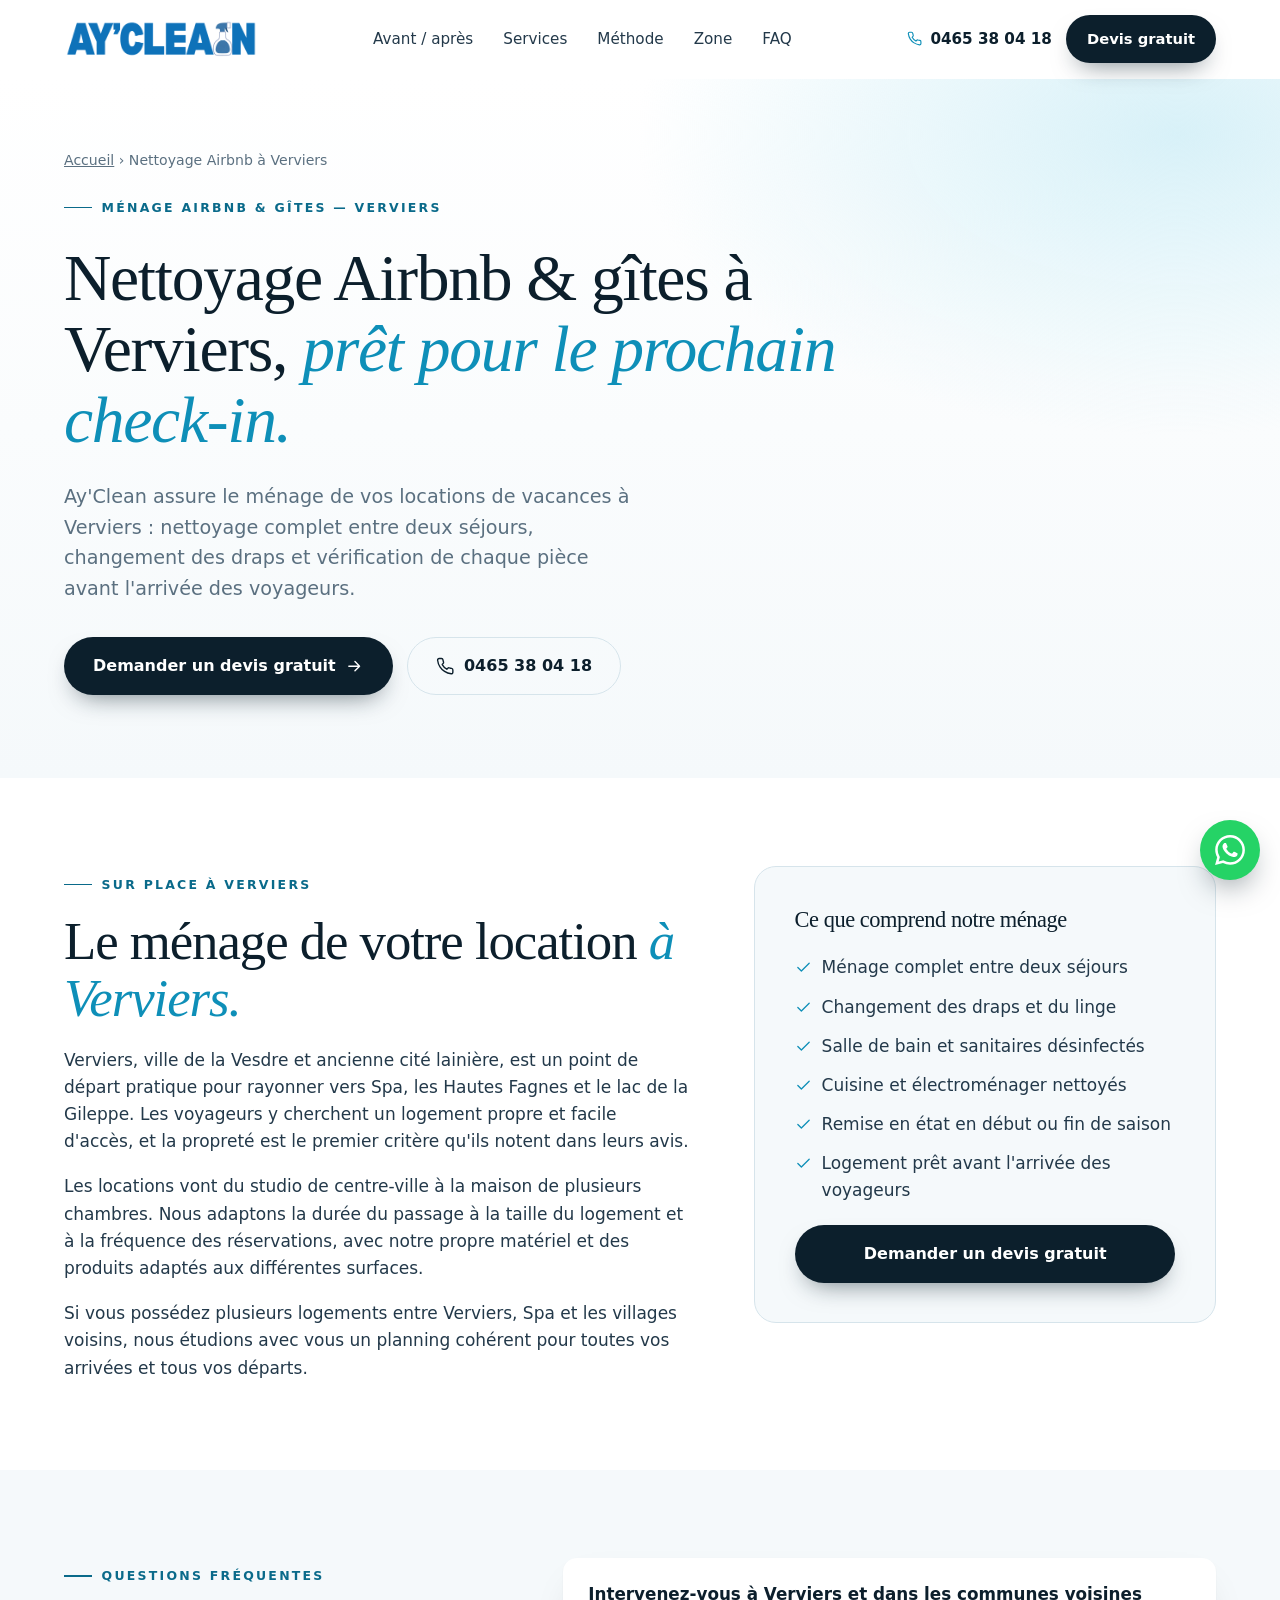
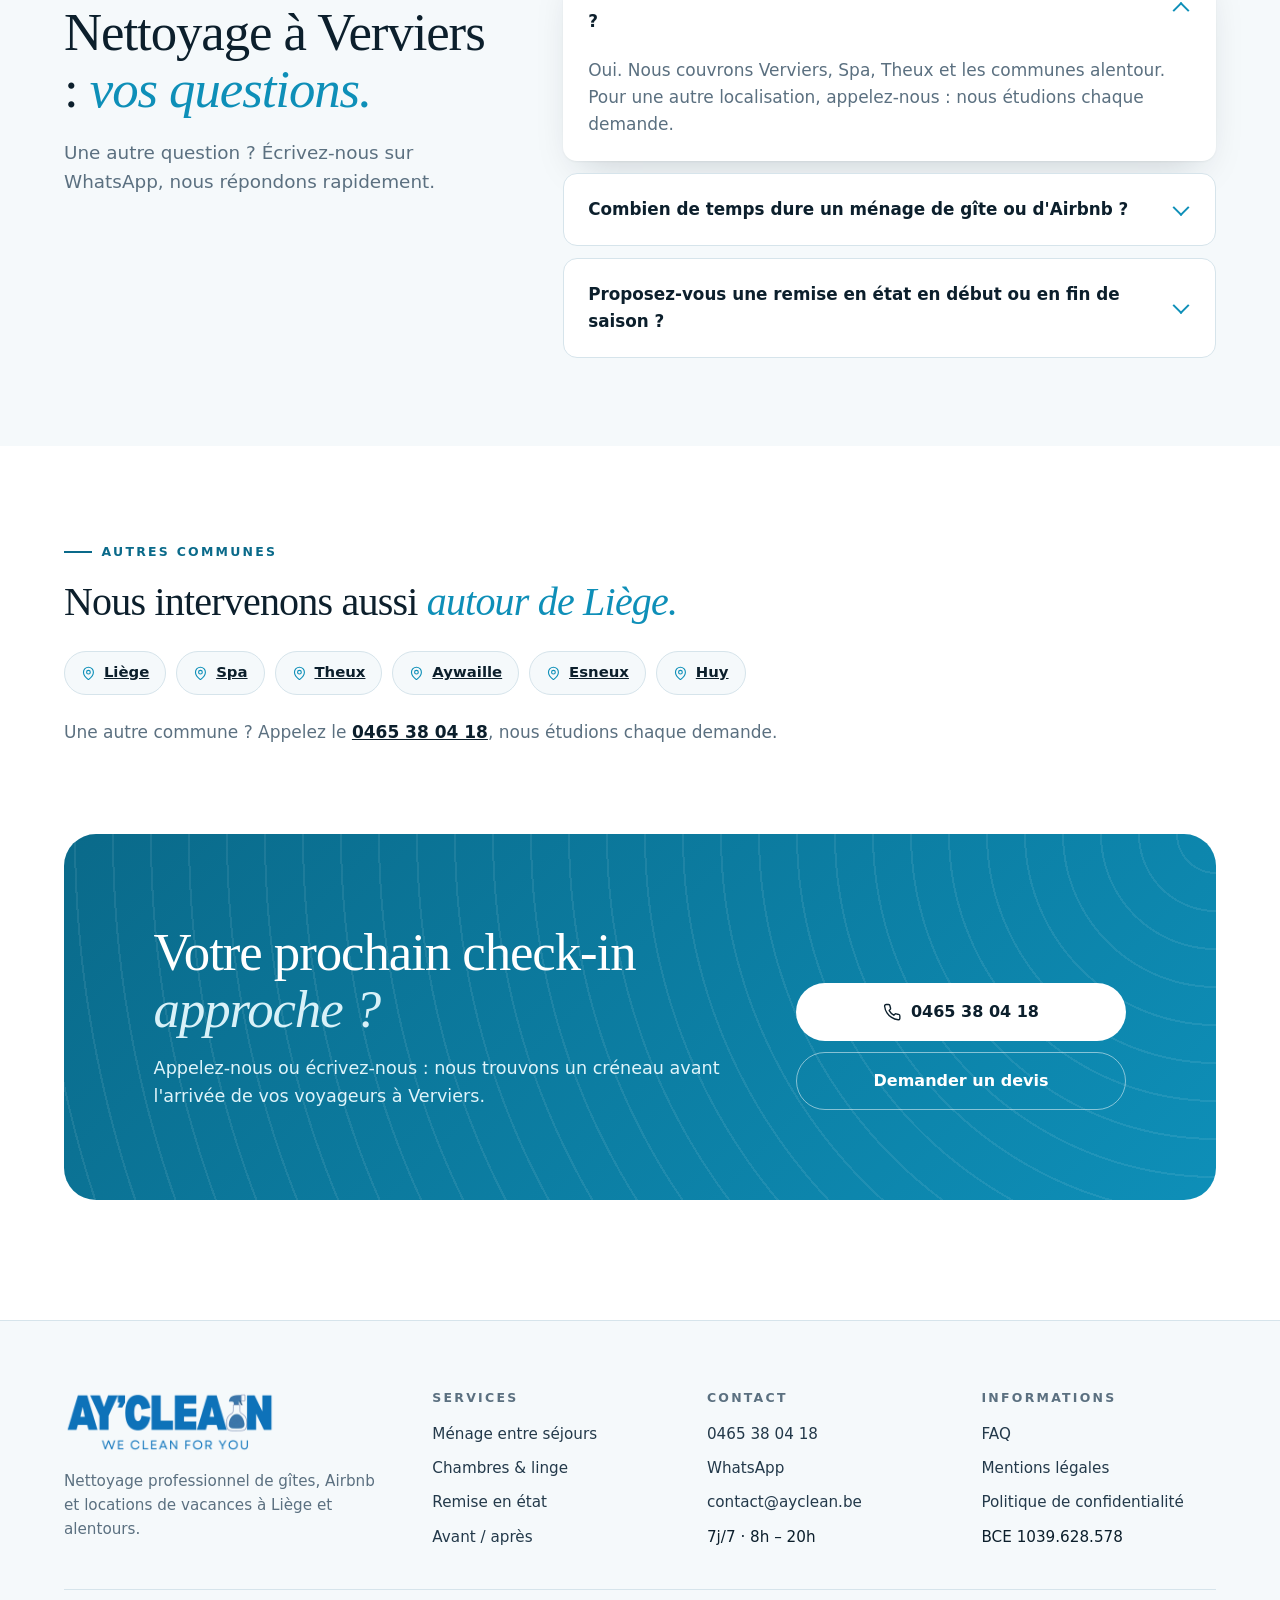
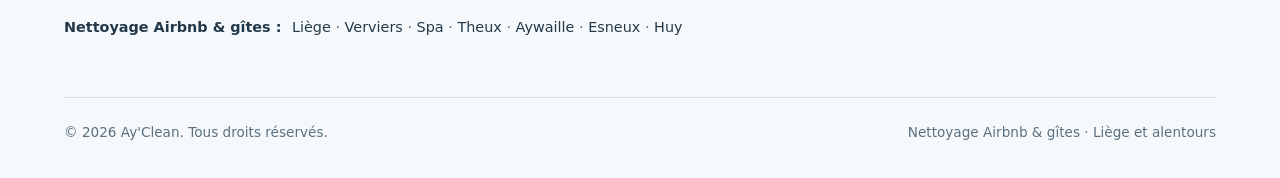
<file: nettoyage-airbnb-verviers/index.html>
<!DOCTYPE html>
<html lang="fr-BE" class="no-js">
<head>
<meta charset="UTF-8">
<meta name="viewport" content="width=device-width, initial-scale=1">
<meta http-equiv="Content-Security-Policy" content="default-src 'self'; script-src 'self' 'unsafe-inline' https://gc.zgo.at; style-src 'self' 'unsafe-inline' https://fonts.googleapis.com; font-src https://fonts.gstatic.com; img-src 'self' data: https://ayclean.goatcounter.com; connect-src 'self' https://api.web3forms.com https://ayclean.goatcounter.com; object-src 'none'; base-uri 'self'; form-action 'self'">
<meta name="referrer" content="strict-origin-when-cross-origin">
<title>Nettoyage Airbnb &amp; gîtes à Verviers | Ay'Clean</title>
<meta name="description" content="Nettoyage de gîtes et d&#x27;appartements Airbnb à Verviers : ménage entre séjours, linge, cuisine, salle de bain, remise en état. Devis gratuit, 7j/7.">
<meta name="robots" content="index, follow, max-image-preview:large">
<meta name="author" content="Ay'Clean">
<meta name="theme-color" content="#0c1f2c">
<meta name="format-detection" content="telephone=no">
<link rel="canonical" href="https://www.ayclean.be/nettoyage-airbnb-verviers/">
<link rel="alternate" hreflang="fr-BE" href="https://www.ayclean.be/nettoyage-airbnb-verviers/">

<meta property="og:type" content="website">
<meta property="og:locale" content="fr_BE">
<meta property="og:site_name" content="Ay'Clean">
<meta property="og:title" content="Nettoyage Airbnb &amp; gîtes à Verviers | Ay&#x27;Clean">
<meta property="og:description" content="Nettoyage de gîtes et d&#x27;appartements Airbnb à Verviers : ménage entre séjours, linge, cuisine, salle de bain, remise en état. Devis gratuit, 7j/7.">
<meta property="og:url" content="https://www.ayclean.be/nettoyage-airbnb-verviers/">
<meta property="og:image" content="https://www.ayclean.be/images/og-ayclean.jpg">
<meta property="og:image:width" content="1200">
<meta property="og:image:height" content="630">
<meta property="og:image:alt" content="Chambre de location saisonnière propre, lit fait avec du linge blanc">
<meta name="twitter:card" content="summary_large_image">
<meta name="twitter:title" content="Nettoyage Airbnb &amp; gîtes à Verviers | Ay&#x27;Clean">
<meta name="twitter:description" content="Nettoyage de gîtes et d&#x27;appartements Airbnb à Verviers : ménage entre séjours, linge, cuisine, salle de bain, remise en état. Devis gratuit, 7j/7.">
<meta name="twitter:image" content="https://www.ayclean.be/images/og-ayclean.jpg">

<link rel="icon" href="/favicon.svg" type="image/svg+xml">
<link rel="icon" href="/favicon.ico" sizes="48x48">
<link rel="apple-touch-icon" href="/apple-touch-icon.png">
<link rel="manifest" href="/site.webmanifest">
<link rel="preconnect" href="https://fonts.googleapis.com">
<link rel="preconnect" href="https://fonts.gstatic.com" crossorigin>
<link rel="preload" as="style" href="https://fonts.googleapis.com/css2?family=Figtree:wght@400;500;600;700;800&family=Fraunces:ital,opsz,wght@0,9..144,400;0,9..144,500;0,9..144,600;1,9..144,400;1,9..144,500&display=swap" onload="this.onload=null;this.rel='stylesheet'">
<noscript><link rel="stylesheet" href="https://fonts.googleapis.com/css2?family=Figtree:wght@400;500;600;700;800&family=Fraunces:ital,opsz,wght@0,9..144,400;0,9..144,500;0,9..144,600;1,9..144,400;1,9..144,500&display=swap"></noscript>
<link rel="stylesheet" href="/styles.css">
<script>document.documentElement.classList.remove('no-js')</script>
<script type="application/ld+json">
{
  "@context": "https://schema.org",
  "@graph": [
    {
      "@type": [
        "LocalBusiness",
        "ProfessionalService"
      ],
      "@id": "https://www.ayclean.be/#business",
      "name": "Ay'Clean",
      "url": "https://www.ayclean.be/",
      "telephone": "+32465380418",
      "image": "https://www.ayclean.be/images/og-ayclean.jpg",
      "address": {
        "@type": "PostalAddress",
        "addressLocality": "Liège", "postalCode": "4000",
        "addressRegion": "Wallonie",
        "addressCountry": "BE"
      }
    },
    {
      "@type": "WebPage",
      "@id": "https://www.ayclean.be/nettoyage-airbnb-verviers/#webpage",
      "url": "https://www.ayclean.be/nettoyage-airbnb-verviers/",
      "name": "Nettoyage Airbnb & gîtes à Verviers | Ay'Clean",
      "description": "Nettoyage de gîtes et d'appartements Airbnb à Verviers : ménage entre séjours, linge, cuisine, salle de bain, remise en état. Devis gratuit, 7j/7.",
      "inLanguage": "fr-BE",
      "isPartOf": {
        "@id": "https://www.ayclean.be/#website"
      },
      "about": {
        "@id": "https://www.ayclean.be/#business"
      },
      "breadcrumb": {
        "@id": "https://www.ayclean.be/nettoyage-airbnb-verviers/#breadcrumb"
      }
    },
    {
      "@type": "BreadcrumbList",
      "@id": "https://www.ayclean.be/nettoyage-airbnb-verviers/#breadcrumb",
      "itemListElement": [
        {
          "@type": "ListItem",
          "position": 1,
          "name": "Accueil",
          "item": "https://www.ayclean.be/"
        },
        {
          "@type": "ListItem",
          "position": 2,
          "name": "Nettoyage Airbnb à Verviers",
          "item": "https://www.ayclean.be/nettoyage-airbnb-verviers/"
        }
      ]
    },
    {
      "@type": "Service",
      "@id": "https://www.ayclean.be/nettoyage-airbnb-verviers/#service",
      "name": "Nettoyage de gîtes et d'Airbnb à Verviers",
      "serviceType": "Ménage de locations saisonnières",
      "provider": {
        "@id": "https://www.ayclean.be/#business"
      },
      "areaServed": {
        "@type": "City",
        "name": "Verviers"
      }
    },
    {
      "@type": "FAQPage",
      "@id": "https://www.ayclean.be/nettoyage-airbnb-verviers/#faq",
      "mainEntity": [
        {
          "@type": "Question",
          "name": "Intervenez-vous à Verviers et dans les communes voisines ?",
          "acceptedAnswer": {
            "@type": "Answer",
            "text": "Oui. Nous couvrons Verviers, Spa, Theux et les communes alentour. Pour une autre localisation, appelez-nous : nous étudions chaque demande."
          }
        },
        {
          "@type": "Question",
          "name": "Combien de temps dure un ménage de gîte ou d'Airbnb ?",
          "acceptedAnswer": {
            "@type": "Answer",
            "text": "La durée dépend du nombre de chambres, de la taille du logement, de son état et de la gestion du linge. Nous vous donnons une estimation lors du devis gratuit."
          }
        },
        {
          "@type": "Question",
          "name": "Proposez-vous une remise en état en début ou en fin de saison ?",
          "acceptedAnswer": {
            "@type": "Answer",
            "text": "Oui. Un grand nettoyage en profondeur peut être prévu avant l'ouverture de la saison ou après un séjour particulièrement chargé."
          }
        }
      ]
    }
  ]
}
</script>
<script data-goatcounter="https://ayclean.goatcounter.com/count" async src="https://gc.zgo.at/count.js"></script>
</head>
<body>
<a class="skip" href="#contenu">Aller au contenu</a>
<svg width="0" height="0" style="position:absolute" aria-hidden="true" focusable="false"><defs><symbol id="i-phone" viewBox="0 0 24 24"><path d="M22 16.9v3a2 2 0 0 1-2.2 2 19.8 19.8 0 0 1-8.6-3.1 19.5 19.5 0 0 1-6-6A19.8 19.8 0 0 1 2.1 4.2 2 2 0 0 1 4.1 2h3a2 2 0 0 1 2 1.7c.1 1 .4 1.9.7 2.8a2 2 0 0 1-.5 2.1L8.1 9.9a16 16 0 0 0 6 6l1.3-1.3a2 2 0 0 1 2.1-.4c.9.3 1.8.6 2.8.7a2 2 0 0 1 1.7 2z"/></symbol><symbol id="i-check" viewBox="0 0 24 24"><path d="M20 6 9 17l-5-5"/></symbol><symbol id="i-pin" viewBox="0 0 24 24"><path d="M20 10c0 6-8 12-8 12s-8-6-8-12a8 8 0 0 1 16 0z"/><circle cx="12" cy="10" r="3"/></symbol><symbol id="i-menu" viewBox="0 0 24 24"><path d="M4 7h16M4 12h16M4 17h16"/></symbol><symbol id="i-close" viewBox="0 0 24 24"><path d="M18 6 6 18M6 6l12 12"/></symbol><symbol id="i-arrow" viewBox="0 0 24 24"><path d="M5 12h14M13 6l6 6-6 6"/></symbol><symbol id="i-wa" viewBox="0 0 24 24"><path stroke="none" fill="currentColor" d="M17.47 14.38c-.3-.15-1.76-.87-2.03-.97-.27-.1-.47-.15-.67.15-.2.3-.77.97-.94 1.16-.17.2-.35.22-.64.08-.3-.15-1.26-.47-2.39-1.48-.88-.79-1.48-1.76-1.65-2.06-.17-.3-.02-.46.13-.6.13-.14.3-.35.45-.52.15-.18.2-.3.3-.5.1-.2.05-.37-.03-.52-.07-.15-.67-1.61-.92-2.21-.24-.58-.49-.5-.67-.51h-.57c-.2 0-.52.07-.79.37-.27.3-1.04 1.02-1.04 2.48s1.07 2.88 1.21 3.07c.15.2 2.1 3.2 5.08 4.49.71.31 1.26.49 1.7.63.71.22 1.36.19 1.87.12.57-.09 1.76-.72 2-1.41.25-.7.25-1.29.18-1.41-.08-.13-.28-.2-.57-.35m-5.42 7.4h-.01a9.87 9.87 0 0 1-5.03-1.38l-.36-.21-3.74.98 1-3.65-.24-.37a9.86 9.86 0 0 1-1.51-5.26c0-5.45 4.44-9.88 9.89-9.88 2.64 0 5.12 1.03 6.99 2.9a9.83 9.83 0 0 1 2.89 6.99c0 5.45-4.44 9.88-9.88 9.88m8.41-18.3A11.82 11.82 0 0 0 12.05 0C5.5 0 .16 5.34.16 11.89c0 2.1.55 4.14 1.59 5.95L.06 24l6.3-1.65a11.88 11.88 0 0 0 5.69 1.45c6.55 0 11.89-5.34 11.89-11.89 0-3.18-1.24-6.17-3.48-8.41z"/></symbol></defs></svg>

<header class="header" id="top">
  <div class="wrap">
    <a href="/" class="brand" aria-label="Ay'Clean, retour à l'accueil"><img src="/images/logo-ayclean-entete.webp" width="194" height="40" alt="Ay'Clean, nettoyage Airbnb et gîtes"></a>
    <nav class="nav" aria-label="Navigation principale">
      <a href="/#avant-apres">Avant / après</a>
      <a href="/#services">Services</a>
      <a href="/#methode">Méthode</a>
      <a href="/#zone">Zone</a>
      <a href="/#faq">FAQ</a>
    </nav>
    <div class="header-cta">
      <a class="header-tel" href="tel:+32465380418"><svg class="ico" aria-hidden="true"><use href="#i-phone"/></svg>0465 38 04 18</a>
      <a class="btn btn-primary" href="/#devis">Devis gratuit</a>
      <button class="menu-btn" id="menu-btn" aria-label="Ouvrir le menu" aria-expanded="false" aria-controls="mobile-nav"><svg class="ico" aria-hidden="true"><use href="#i-menu"/></svg></button>
    </div>
  </div>
  <nav class="mobile-nav" id="mobile-nav" aria-label="Navigation mobile">
    <a href="/#avant-apres">Avant / après</a>
    <a href="/#services">Nos services</a>
    <a href="/#methode">Notre méthode</a>
    <a href="/#zone">Zone d'intervention</a>
    <a href="/#faq">Questions fréquentes</a>
    <a href="tel:+32465380418">Appeler le 0465 38 04 18</a>
    <a class="btn btn-primary" href="/#devis">Demander un devis gratuit</a>
  </nav>
</header>

<main id="contenu">

<section class="hero hero-local" aria-labelledby="hero-title">
  <div class="wrap">
    <div class="hero-copy">
      <nav class="breadcrumb rise" aria-label="Fil d'Ariane"><a href="/">Accueil</a> › Nettoyage Airbnb à Verviers</nav>
      <span class="eyebrow rise">Ménage Airbnb &amp; gîtes — Verviers</span>
      <h1 id="hero-title" class="rise" style="font-size:clamp(2.3rem,5.2vw,4.1rem)">Nettoyage Airbnb &amp; gîtes à Verviers, <em>prêt pour le prochain check-in.</em></h1>
      <p class="lead rise">Ay'Clean assure le ménage de vos locations de vacances à Verviers : nettoyage complet entre deux séjours, changement des draps et vérification de chaque pièce avant l'arrivée des voyageurs.</p>
      <div class="hero-actions rise">
        <a class="btn btn-primary" href="/#devis">Demander un devis gratuit <svg class="ico" aria-hidden="true"><use href="#i-arrow"/></svg></a>
        <a class="btn btn-ghost" href="tel:+32465380418"><svg class="ico" aria-hidden="true"><use href="#i-phone"/></svg>0465 38 04 18</a>
      </div>
    </div>
  </div>
</section>

<section class="section compact" aria-labelledby="local-title">
  <div class="wrap local-grid">
    <div class="reveal">
      <span class="eyebrow">Sur place à Verviers</span>
      <h2 id="local-title" style="margin:18px 0 20px">Le ménage de votre location <em>à Verviers.</em></h2>
      <div class="local-body">
        <p>Verviers, ville de la Vesdre et ancienne cité lainière, est un point de départ pratique pour rayonner vers Spa, les Hautes Fagnes et le lac de la Gileppe. Les voyageurs y cherchent un logement propre et facile d'accès, et la propreté est le premier critère qu'ils notent dans leurs avis.</p>
        <p>Les locations vont du studio de centre-ville à la maison de plusieurs chambres. Nous adaptons la durée du passage à la taille du logement et à la fréquence des réservations, avec notre propre matériel et des produits adaptés aux différentes surfaces.</p>
        <p>Si vous possédez plusieurs logements entre Verviers, Spa et les villages voisins, nous étudions avec vous un planning cohérent pour toutes vos arrivées et tous vos départs.</p>
      </div>
    </div>
    <aside class="local-card reveal" aria-label="Ce que comprend notre ménage">
      <h3>Ce que comprend notre ménage</h3>
      <ul class="local-list">
        <li><svg class="ico" aria-hidden="true"><use href="#i-check"/></svg>Ménage complet entre deux séjours</li>
        <li><svg class="ico" aria-hidden="true"><use href="#i-check"/></svg>Changement des draps et du linge</li>
        <li><svg class="ico" aria-hidden="true"><use href="#i-check"/></svg>Salle de bain et sanitaires désinfectés</li>
        <li><svg class="ico" aria-hidden="true"><use href="#i-check"/></svg>Cuisine et électroménager nettoyés</li>
        <li><svg class="ico" aria-hidden="true"><use href="#i-check"/></svg>Remise en état en début ou fin de saison</li>
        <li><svg class="ico" aria-hidden="true"><use href="#i-check"/></svg>Logement prêt avant l'arrivée des voyageurs</li>
      </ul>
      <a class="btn btn-primary" href="/#devis">Demander un devis gratuit</a>
    </aside>
  </div>
</section>

<section class="section faq compact" aria-labelledby="faq-title">
  <div class="wrap faq-grid">
    <div class="reveal">
      <span class="eyebrow">Questions fréquentes</span>
      <h2 id="faq-title" style="margin:18px 0 20px">Nettoyage à Verviers : <em>vos questions.</em></h2>
      <p class="lead">Une autre question ? Écrivez-nous sur WhatsApp, nous répondons rapidement.</p>
    </div>
    <div class="faq-list reveal">
      <details open>
        <summary>Intervenez-vous à Verviers et dans les communes voisines ?</summary>
        <p>Oui. Nous couvrons Verviers, Spa, Theux et les communes alentour. Pour une autre localisation, appelez-nous : nous étudions chaque demande.</p>
      </details>
      <details>
        <summary>Combien de temps dure un ménage de gîte ou d'Airbnb ?</summary>
        <p>La durée dépend du nombre de chambres, de la taille du logement, de son état et de la gestion du linge. Nous vous donnons une estimation lors du devis gratuit.</p>
      </details>
      <details>
        <summary>Proposez-vous une remise en état en début ou en fin de saison ?</summary>
        <p>Oui. Un grand nettoyage en profondeur peut être prévu avant l'ouverture de la saison ou après un séjour particulièrement chargé.</p>
      </details>
    </div>
  </div>
</section>

<section class="section compact" aria-labelledby="others-title">
  <div class="wrap">
    <div class="reveal">
      <span class="eyebrow">Autres communes</span>
      <h2 id="others-title" style="margin:18px 0 0;font-size:clamp(1.7rem,3.2vw,2.5rem)">Nous intervenons aussi <em>autour de Liège.</em></h2>
      <ul class="cities">
        <li><svg class="ico" aria-hidden="true"><use href="#i-pin"/></svg><a href="/nettoyage-airbnb-liege/" style="color:inherit;font-weight:700">Liège</a></li>
        <li><svg class="ico" aria-hidden="true"><use href="#i-pin"/></svg><a href="/nettoyage-airbnb-spa/" style="color:inherit;font-weight:700">Spa</a></li>
        <li><svg class="ico" aria-hidden="true"><use href="#i-pin"/></svg><a href="/nettoyage-airbnb-theux/" style="color:inherit;font-weight:700">Theux</a></li>
        <li><svg class="ico" aria-hidden="true"><use href="#i-pin"/></svg><a href="/nettoyage-airbnb-aywaille/" style="color:inherit;font-weight:700">Aywaille</a></li>
        <li><svg class="ico" aria-hidden="true"><use href="#i-pin"/></svg><a href="/nettoyage-airbnb-esneux/" style="color:inherit;font-weight:700">Esneux</a></li>
        <li><svg class="ico" aria-hidden="true"><use href="#i-pin"/></svg><a href="/nettoyage-airbnb-huy/" style="color:inherit;font-weight:700">Huy</a></li>
      </ul>
      <p style="margin-top:24px;color:var(--muted)">Une autre commune ? Appelez le <a href="tel:+32465380418" style="font-weight:700;color:var(--ink)">0465 38 04 18</a>, nous étudions chaque demande.</p>
    </div>
  </div>
</section>

<section class="cta" aria-labelledby="cta-title">
  <div class="wrap">
    <div class="cta-box reveal">
      <div>
        <h2 id="cta-title">Votre prochain check-in <em>approche ?</em></h2>
        <p>Appelez-nous ou écrivez-nous : nous trouvons un créneau avant l'arrivée de vos voyageurs à Verviers.</p>
      </div>
      <div class="cta-actions">
        <a class="btn btn-light" href="tel:+32465380418"><svg class="ico" aria-hidden="true"><use href="#i-phone"/></svg>0465 38 04 18</a>
        <a class="btn btn-ghost" href="/#devis">Demander un devis</a>
      </div>
    </div>
  </div>
</section>

</main>

<footer class="footer">
  <div class="wrap">
    <div class="footer-grid">
      <div class="footer-about">
        <a href="/" class="brand" aria-label="Ay'Clean, accueil"><img src="/images/logo-ayclean.webp" width="211" height="62" alt="Ay'Clean, We Clean For You" loading="lazy"></a>
        <p>Nettoyage professionnel de gîtes, Airbnb et locations de vacances à Liège et alentours.</p>
      </div>
      <div>
        <h3>Services</h3>
        <ul>
          <li><a href="/#services">Ménage entre séjours</a></li>
          <li><a href="/#services">Chambres &amp; linge</a></li>
          <li><a href="/#services">Remise en état</a></li>
          <li><a href="/#avant-apres">Avant / après</a></li>
        </ul>
      </div>
      <div>
        <h3>Contact</h3>
        <ul>
          <li><a href="tel:+32465380418">0465 38 04 18</a></li>
          <li><a href="https://wa.me/32465380418" target="_blank" rel="noopener">WhatsApp</a></li>
          <li><a href="mailto:contact@ayclean.be">contact@ayclean.be</a></li>
          <li>7j/7 · 8h – 20h</li>
        </ul>
      </div>
      <div>
        <h3>Informations</h3>
        <ul>
          <li><a href="/#faq">FAQ</a></li>
          <li><a href="/mentions-legales/">Mentions légales</a></li>
          <li><a href="/confidentialite/">Politique de confidentialité</a></li>
          <li>BCE 1039.628.578</li>
        </ul>
      </div>
    </div>
    <p class="footer-areas"><strong>Nettoyage Airbnb &amp; gîtes :</strong> <a href="/nettoyage-airbnb-liege/">Liège</a> · <a href="/nettoyage-airbnb-verviers/">Verviers</a> · <a href="/nettoyage-airbnb-spa/">Spa</a> · <a href="/nettoyage-airbnb-theux/">Theux</a> · <a href="/nettoyage-airbnb-aywaille/">Aywaille</a> · <a href="/nettoyage-airbnb-esneux/">Esneux</a> · <a href="/nettoyage-airbnb-huy/">Huy</a></p>
    <div class="footer-bottom">
      <span>© 2026 Ay'Clean. Tous droits réservés.</span>
      <span>Nettoyage Airbnb &amp; gîtes · Liège et alentours</span>
    </div>
  </div>
</footer>

<a class="wa-float" href="https://wa.me/32465380418" target="_blank" rel="noopener" aria-label="Nous écrire sur WhatsApp"><svg aria-hidden="true"><use href="#i-wa"/></svg></a>

<script src="/main.js" defer></script>
</body>
</html>
</file>
<file: styles.css>
/* ==========================================================
   Ay'Clean — feuille de style
   Direction : hôtellerie fraîche, linge blanc, eau claire.
   ========================================================== */

:root{
  --ink:#0c1f2c;
  --ink-2:#23394a;
  --muted:#5b7080;
  --paper:#f5f9fb;
  --white:#ffffff;
  --mist:#e4eff4;
  --line:#d6e4eb;
  --cyan:#0e8fb8;
  --cyan-deep:#0a6a8a;
  --aqua:#8fd6ea;
  --aqua-soft:#d8f1f8;
  --radius:22px;
  --radius-sm:14px;
  --shadow:0 1px 2px rgba(12,31,44,.05),0 18px 40px -18px rgba(12,31,44,.22);
  --serif:'Fraunces',Georgia,'Times New Roman',serif;
  --sans:'Figtree',system-ui,-apple-system,'Segoe UI',sans-serif;
  --wrap:1200px;
}

*,*::before,*::after{box-sizing:border-box}
html{scroll-behavior:smooth;-webkit-text-size-adjust:100%}
body{margin:0;font-family:var(--sans);font-size:17px;line-height:1.6;color:var(--ink);background:var(--white);-webkit-font-smoothing:antialiased}
img{max-width:100%;display:block}
a{color:inherit}
::selection{background:var(--aqua);color:var(--ink)}
:focus-visible{outline:3px solid var(--cyan);outline-offset:3px;border-radius:6px}

.wrap{width:100%;max-width:var(--wrap);margin:0 auto;padding:0 24px}
.sr-only{position:absolute;width:1px;height:1px;padding:0;margin:-1px;overflow:hidden;clip:rect(0,0,0,0);white-space:nowrap;border:0}
.skip{position:absolute;left:16px;top:-60px;z-index:100;background:var(--ink);color:#fff;padding:10px 16px;border-radius:10px;text-decoration:none;transition:top .2s}
.skip:focus{top:12px}

.ico{width:1em;height:1em;fill:none;stroke:currentColor;stroke-width:1.8;stroke-linecap:round;stroke-linejoin:round;flex:none}

/* ---------- Typographie ---------- */
h1,h2,h3{font-family:var(--serif);font-weight:500;letter-spacing:-.02em;line-height:1.08;margin:0;font-variation-settings:"opsz" 96}
h1{font-size:clamp(2.6rem,6.2vw,5.1rem)}
h2{font-size:clamp(2rem,4.2vw,3.3rem)}
h3{font-size:1.4rem;line-height:1.2;font-variation-settings:"opsz" 36}
h1 em,h2 em{font-style:italic;color:var(--cyan)}
p{margin:0}
.eyebrow{display:inline-flex;align-items:center;gap:.6rem;font-size:.78rem;font-weight:700;letter-spacing:.18em;text-transform:uppercase;color:var(--cyan-deep)}
.eyebrow::before{content:"";width:28px;height:1.5px;background:currentColor}
.lead{font-size:1.15rem;color:var(--muted);max-width:36rem}
.section{padding:clamp(80px,11vw,140px) 0}
.section-head{display:grid;gap:18px;max-width:44rem;margin-bottom:56px}

/* ---------- Boutons ---------- */
.btn{display:inline-flex;align-items:center;justify-content:center;gap:.6rem;padding:15px 28px;border-radius:999px;font-weight:700;font-size:1rem;text-decoration:none;border:1.5px solid transparent;cursor:pointer;font-family:inherit;transition:transform .25s ease,background-color .25s ease,box-shadow .25s ease,border-color .25s ease;will-change:transform}
.btn:hover{transform:translateY(-2px)}
.btn:active{transform:translateY(0) scale(.98)}
.btn-primary{background:var(--ink);color:#fff;box-shadow:0 12px 26px -12px rgba(12,31,44,.6)}
.btn-primary:hover{background:var(--cyan-deep)}
.btn-ghost{background:transparent;border-color:var(--line);color:var(--ink)}
.btn-ghost:hover{border-color:var(--ink)}
.btn-light{background:#fff;color:var(--ink)}
.btn-light:hover{background:var(--aqua-soft)}
.btn .ico{font-size:1.15em}

/* ---------- En-tête ---------- */
.header{position:sticky;top:0;z-index:50;background:rgba(255,255,255,.86);backdrop-filter:saturate(1.4) blur(14px);-webkit-backdrop-filter:saturate(1.4) blur(14px);border-bottom:1px solid transparent;transition:border-color .3s,box-shadow .3s}
.header.scrolled{border-color:var(--line);box-shadow:0 6px 24px -18px rgba(12,31,44,.4)}
.header .wrap{height:78px;display:flex;align-items:center;justify-content:space-between;gap:24px}
.brand{display:flex;align-items:center;gap:12px;text-decoration:none}
.brand svg{width:44px;height:44px;transition:transform .35s}
.brand:hover svg{transform:rotate(-6deg) scale(1.04)}
.brand-name{display:block;font-family:var(--serif);font-size:1.55rem;font-weight:600;letter-spacing:-.02em;line-height:1}
.brand-name span{color:var(--cyan);font-style:italic}
.brand-tag{display:block;font-size:.62rem;letter-spacing:.28em;text-transform:uppercase;color:var(--muted);margin-top:4px}
.nav{display:flex;align-items:center;gap:30px}
.nav a{text-decoration:none;font-size:.95rem;font-weight:500;color:var(--ink-2);position:relative;padding:6px 0}
.nav a::after{content:"";position:absolute;left:0;right:0;bottom:0;height:1.5px;background:var(--cyan);transform:scaleX(0);transform-origin:left;transition:transform .3s}
.nav a:hover::after,.nav a[aria-current="page"]::after{transform:scaleX(1)}
.header-cta{display:flex;align-items:center;gap:14px}
.header-tel{display:flex;align-items:center;gap:8px;text-decoration:none;font-weight:700;font-size:.95rem}
.header-tel .ico{color:var(--cyan)}
.header .btn{padding:11px 20px;font-size:.92rem}
.menu-btn{display:none;background:none;border:0;padding:8px;cursor:pointer;color:var(--ink)}
.menu-btn .ico{font-size:28px}
.mobile-nav{display:none}

@media (max-width:1020px){
  .nav,.header-tel{display:none}
}
@media (max-width:720px){
  .header .btn{display:none}
  .menu-btn{display:block}
  .mobile-nav{position:absolute;top:78px;left:0;right:0;background:#fff;border-bottom:1px solid var(--line);padding:18px 24px 28px;flex-direction:column;gap:6px;box-shadow:0 30px 40px -30px rgba(12,31,44,.4)}
  .mobile-nav.open{display:flex}
  .mobile-nav a{text-decoration:none;font-size:1.15rem;font-weight:600;padding:12px 0;border-bottom:1px solid var(--mist)}
  .mobile-nav .btn{margin-top:14px;border:0}
}

/* ---------- Hero ---------- */
.hero{position:relative;padding:clamp(40px,7vw,90px) 0 clamp(70px,9vw,120px);overflow:hidden;background:
  radial-gradient(900px 500px at 92% 8%,var(--aqua-soft),transparent 60%),
  linear-gradient(180deg,#fff 0%,var(--paper) 100%)}
.hero-grid{display:grid;grid-template-columns:1.1fr .9fr;gap:clamp(40px,6vw,90px);align-items:center}
.hero-copy{display:grid;gap:26px}
.hero-copy .lead{font-size:1.2rem}
.hero-actions{display:flex;flex-wrap:wrap;gap:14px;margin-top:6px}
.hero-facts{display:flex;flex-wrap:wrap;gap:12px 28px;margin:14px 0 0;padding:22px 0 0;border-top:1px solid var(--line);list-style:none}
.hero-facts li{display:flex;align-items:center;gap:10px;font-size:.95rem;color:var(--ink-2)}
.hero-facts .ico{color:var(--cyan);font-size:1.2rem}
.hero-visual{position:relative}
.hero-photo{border-radius:220px 220px var(--radius) var(--radius);overflow:hidden;aspect-ratio:5/6;box-shadow:var(--shadow);background:var(--mist)}
.hero-photo img{width:100%;height:100%;object-fit:cover;transform:scale(1.04);animation:heroZoom 1.8s cubic-bezier(.2,.7,.2,1) forwards}
@keyframes heroZoom{to{transform:scale(1)}}
.hero-badge{position:absolute;left:-34px;bottom:44px;background:#fff;border-radius:18px;padding:16px 20px;box-shadow:var(--shadow);display:flex;align-items:center;gap:14px;max-width:270px}
.hero-badge .dot{width:46px;height:46px;border-radius:50%;background:var(--aqua-soft);color:var(--cyan-deep);display:grid;place-items:center;font-size:1.4rem;flex:none}
.hero-badge strong{display:block;font-size:.98rem}
.hero-badge span{font-size:.85rem;color:var(--muted)}
.hero-stamp{position:absolute;right:-18px;top:28px;width:118px;height:118px;animation:spin 22s linear infinite}
.hero-stamp text{font-family:var(--sans);font-size:10.4px;font-weight:700;letter-spacing:.24em;fill:var(--ink)}
@keyframes spin{to{transform:rotate(360deg)}}

@media (max-width:900px){
  .hero-grid{grid-template-columns:1fr}
  .hero-visual{max-width:460px;margin:0 auto;width:100%}
  .hero-badge{left:-8px}
  .hero-stamp{right:-4px;width:96px;height:96px}
}

/* Apparition au chargement */
.rise{opacity:0;transform:translateY(18px);animation:rise .9s cubic-bezier(.2,.7,.2,1) forwards}
.rise:nth-child(2){animation-delay:.08s}.rise:nth-child(3){animation-delay:.16s}.rise:nth-child(4){animation-delay:.24s}.rise:nth-child(5){animation-delay:.32s}
@keyframes rise{to{opacity:1;transform:none}}

/* Apparition au défilement */
.reveal{opacity:0;transform:translateY(26px);transition:opacity .9s cubic-bezier(.2,.7,.2,1),transform .9s cubic-bezier(.2,.7,.2,1)}
.reveal.in{opacity:1;transform:none}
.no-js .reveal{opacity:1;transform:none}

/* ---------- Bandeau villes ---------- */
.ticker{background:var(--ink);color:#fff;overflow:hidden;padding:18px 0}
.ticker-track{display:flex;gap:48px;width:max-content;animation:ticker 38s linear infinite}
.ticker span{font-family:var(--serif);font-style:italic;font-size:1.35rem;white-space:nowrap;display:flex;align-items:center;gap:48px;opacity:.92}
.ticker span::after{content:"";width:7px;height:7px;border-radius:50%;background:var(--aqua)}
@keyframes ticker{to{transform:translateX(-50%)}}

/* ---------- Avant / Après ---------- */
.ba{background:var(--paper)}
.ba-layout{display:grid;grid-template-columns:.8fr 1.2fr;gap:clamp(32px,5vw,70px);align-items:start}
.ba-intro{position:sticky;top:120px;display:grid;gap:22px}
.ba-tabs{display:flex;flex-wrap:wrap;gap:10px;margin-top:8px}
.ba-tab{font:inherit;font-weight:600;font-size:.95rem;padding:10px 18px;border-radius:999px;border:1.5px solid var(--line);background:#fff;color:var(--ink-2);cursor:pointer;transition:all .25s}
.ba-tab:hover{border-color:var(--ink)}
.ba-tab[aria-selected="true"]{background:var(--ink);border-color:var(--ink);color:#fff}
.ba-note{font-size:.85rem;color:var(--muted)}
.ba-panel[hidden]{display:none}
.ba-panel figure{margin:0}
.compare{position:relative;border-radius:var(--radius);overflow:hidden;aspect-ratio:4/3;box-shadow:var(--shadow);background:var(--mist);user-select:none;-webkit-user-select:none;touch-action:pan-y;--pos:50%}
.compare img{position:absolute;inset:0;width:100%;height:100%;object-fit:cover;pointer-events:none}
.compare .after{clip-path:inset(0 0 0 var(--pos))}
.compare .tag{position:absolute;top:18px;z-index:3;font-size:.72rem;font-weight:800;letter-spacing:.16em;text-transform:uppercase;padding:8px 14px;border-radius:999px;pointer-events:none}
.compare .tag-before{left:18px;background:rgba(12,31,44,.78);color:#fff;backdrop-filter:blur(6px)}
.compare .tag-after{right:18px;background:#fff;color:var(--cyan-deep)}
.compare .handle{position:absolute;top:0;bottom:0;left:var(--pos);width:2px;background:#fff;z-index:4;transform:translateX(-1px);pointer-events:none;box-shadow:0 0 0 1px rgba(12,31,44,.1)}
.compare .handle::after{content:"";position:absolute;top:50%;left:50%;width:56px;height:56px;margin:-28px 0 0 -28px;border-radius:50%;background:#fff url("data:image/svg+xml,%3Csvg xmlns='http://www.w3.org/2000/svg' viewBox='0 0 24 24' fill='none' stroke='%230c1f2c' stroke-width='2' stroke-linecap='round' stroke-linejoin='round'%3E%3Cpath d='m9 6-6 6 6 6M15 6l6 6-6 6'/%3E%3C/svg%3E") center/24px no-repeat;box-shadow:0 8px 24px rgba(12,31,44,.3)}
.compare input{position:absolute;inset:0;width:100%;height:100%;margin:0;opacity:0;cursor:ew-resize;z-index:5}
.compare input:focus-visible ~ .handle::after{outline:3px solid var(--aqua);outline-offset:3px}
.ba-panel figcaption{display:flex;justify-content:space-between;gap:16px;flex-wrap:wrap;margin-top:18px}
.ba-panel figcaption strong{font-family:var(--serif);font-size:1.3rem;font-weight:500}
.ba-panel figcaption span{color:var(--muted);font-size:.95rem;max-width:30rem}
@media (max-width:900px){
  .ba-layout{grid-template-columns:1fr}
  .ba-intro{position:static}
}

/* ---------- Services ---------- */
.services-grid{display:grid;grid-template-columns:repeat(12,1fr);gap:18px}
.service{grid-column:span 4;position:relative;background:#fff;border:1px solid var(--line);border-radius:var(--radius);padding:34px 30px 30px;display:grid;gap:14px;align-content:start;transition:transform .35s,box-shadow .35s,border-color .35s}
.service:hover{transform:translateY(-4px);box-shadow:var(--shadow);border-color:transparent}
.service .num{font-family:var(--serif);font-style:italic;color:var(--cyan);font-size:1rem}
.service .sico{width:54px;height:54px;border-radius:16px;background:var(--aqua-soft);color:var(--cyan-deep);display:grid;place-items:center;font-size:1.6rem}
.service p{color:var(--muted);font-size:.98rem}
.service.feature{grid-column:span 8;grid-row:span 2;background:var(--ink);color:#fff;border-color:var(--ink);padding:44px;display:grid;grid-template-rows:auto 1fr auto;overflow:hidden}
.service.feature .sico{background:rgba(143,214,234,.16);color:var(--aqua)}
.service.feature h3{font-size:clamp(1.8rem,3vw,2.5rem)}
.service.feature p{color:#b9cbd6;font-size:1.05rem;max-width:32rem}
.service.feature ul{list-style:none;margin:24px 0 0;padding:0;display:grid;grid-template-columns:1fr 1fr;gap:12px 24px}
.service.feature li{display:flex;gap:10px;align-items:center;color:#e3eef3}
.service.feature li .ico{color:var(--aqua)}
.service.feature::after{content:"";position:absolute;right:-120px;bottom:-120px;width:340px;height:340px;border-radius:50%;background:radial-gradient(circle,rgba(143,214,234,.25),transparent 70%)}
@media (max-width:1020px){.service{grid-column:span 6}.service.feature{grid-column:span 12;grid-row:auto}}
@media (max-width:640px){.service,.service.feature{grid-column:span 12}.service.feature{padding:32px 26px}.service.feature ul{grid-template-columns:1fr}}

/* ---------- Méthode ---------- */
.steps{list-style:none;margin:0;padding:0;display:grid;grid-template-columns:repeat(3,1fr);gap:0;border-top:1px solid var(--line)}
.step{padding:40px 36px 10px 0;display:grid;gap:14px;position:relative}
.step + .step{padding-left:36px;border-left:1px solid var(--line)}
.step .n{font-family:var(--serif);font-size:4.2rem;line-height:1;color:var(--aqua);font-weight:400;font-style:italic}
.step p{color:var(--muted)}
@media (max-width:820px){
  .steps{grid-template-columns:1fr}
  .step,.step + .step{padding:32px 0;border-left:0;border-bottom:1px solid var(--line)}
}

/* ---------- Pourquoi ---------- */
.why{background:var(--ink);color:#fff;position:relative;overflow:hidden}
.why::before{content:"";position:absolute;inset:0;background:radial-gradient(700px 400px at 0% 0%,rgba(14,143,184,.35),transparent 60%),radial-gradient(600px 500px at 100% 100%,rgba(143,214,234,.12),transparent 60%);pointer-events:none}
.why .wrap{position:relative}
.why-grid{display:grid;grid-template-columns:.9fr 1.1fr;gap:clamp(40px,6vw,90px);align-items:center}
.why .eyebrow{color:var(--aqua)}
.why h2 em{color:var(--aqua)}
.why .lead{color:#b9cbd6}
.why-photo{margin-top:36px;border-radius:var(--radius);overflow:hidden;aspect-ratio:16/10}
.why-photo img{width:100%;height:100%;object-fit:cover}
.why-list{list-style:none;margin:0;padding:0;display:grid;grid-template-columns:1fr 1fr;gap:1px;background:rgba(255,255,255,.1);border-radius:var(--radius);overflow:hidden}
.why-list li{background:var(--ink);padding:28px 26px;display:grid;gap:8px;transition:background .3s}
.why-list li:hover{background:#12293a}
.why-list .ico{color:var(--aqua);font-size:1.5rem;margin-bottom:6px}
.why-list strong{font-size:1.05rem}
.why-list span{color:#9fb4c2;font-size:.93rem}
@media (max-width:900px){.why-grid{grid-template-columns:1fr}}
@media (max-width:560px){.why-list{grid-template-columns:1fr}}

/* ---------- Zone ---------- */
.zone-grid{display:grid;grid-template-columns:1fr 1fr;gap:clamp(40px,6vw,80px);align-items:center}
.cities{list-style:none;margin:28px 0 0;padding:0;display:flex;flex-wrap:wrap;gap:10px}
.cities li{padding:9px 16px;border-radius:999px;background:var(--paper);border:1px solid var(--line);font-weight:600;font-size:.93rem;display:flex;align-items:center;gap:8px}
.cities li .ico{color:var(--cyan)}
.map-card{position:relative;border-radius:var(--radius);background:var(--paper);border:1px solid var(--line);aspect-ratio:1/1;overflow:hidden}
.map-card svg{width:100%;height:100%}
.map-card .pin{animation:pulse 2.4s ease-out infinite;transform-box:fill-box;transform-origin:center}
@keyframes pulse{0%{opacity:.7;transform:scale(1)}100%{opacity:0;transform:scale(3)}}
@media (max-width:900px){.zone-grid{grid-template-columns:1fr}.map-card{max-width:520px}}

/* ---------- FAQ ---------- */
.faq{background:var(--paper)}
.faq-grid{display:grid;grid-template-columns:.8fr 1.2fr;gap:clamp(32px,5vw,70px)}
.faq-list{display:grid;gap:12px}
.faq details{background:#fff;border:1px solid var(--line);border-radius:var(--radius-sm);padding:0 24px;transition:box-shadow .3s}
.faq details[open]{box-shadow:var(--shadow);border-color:transparent}
.faq summary{list-style:none;cursor:pointer;padding:22px 36px 22px 0;font-weight:700;font-size:1.05rem;position:relative}
.faq summary::-webkit-details-marker{display:none}
.faq summary::after{content:"";position:absolute;right:4px;top:50%;width:12px;height:12px;border-right:2px solid var(--cyan);border-bottom:2px solid var(--cyan);transform:translateY(-70%) rotate(45deg);transition:transform .3s}
.faq details[open] summary::after{transform:translateY(-30%) rotate(-135deg)}
.faq details p{padding:0 0 22px;color:var(--muted)}
@media (max-width:900px){.faq-grid{grid-template-columns:1fr}}

/* ---------- Devis ---------- */
.quote-grid{display:grid;grid-template-columns:.8fr 1.2fr;gap:clamp(32px,5vw,70px);align-items:start}
.quote-aside{display:grid;gap:22px;position:sticky;top:120px}
.contact-lines{list-style:none;margin:10px 0 0;padding:0;display:grid;gap:12px}
.contact-lines a{display:flex;align-items:center;gap:14px;text-decoration:none;padding:16px 18px;border-radius:var(--radius-sm);border:1px solid var(--line);background:#fff;transition:border-color .25s,transform .25s}
.contact-lines a:hover{border-color:var(--cyan);transform:translateX(4px)}
.contact-lines .cico{width:44px;height:44px;border-radius:12px;background:var(--aqua-soft);color:var(--cyan-deep);display:grid;place-items:center;font-size:1.3rem;flex:none}
.contact-lines small{display:block;color:var(--muted);font-size:.8rem}
.contact-lines strong{font-size:1rem;word-break:break-word}
.form{background:#fff;border:1px solid var(--line);border-radius:var(--radius);padding:clamp(26px,4vw,44px);box-shadow:var(--shadow);display:grid;gap:20px}
.form-row{display:grid;grid-template-columns:1fr 1fr;gap:20px}
.field{display:grid;gap:8px}
.field label{font-size:.88rem;font-weight:700;color:var(--ink-2)}
.field label abbr{color:var(--cyan);text-decoration:none}
.input{width:100%;font:inherit;font-size:1rem;color:var(--ink);background:var(--paper);border:1.5px solid var(--line);border-radius:12px;padding:13px 15px;transition:border-color .2s,background .2s,box-shadow .2s;appearance:none;-webkit-appearance:none}
select.input{background-image:url("data:image/svg+xml,%3Csvg xmlns='http://www.w3.org/2000/svg' viewBox='0 0 24 24' fill='none' stroke='%235b7080' stroke-width='2'%3E%3Cpath d='m6 9 6 6 6-6'/%3E%3C/svg%3E");background-repeat:no-repeat;background-position:right 14px center;background-size:18px;padding-right:42px}
.input:hover{border-color:#b7cdd8}
.input:focus{outline:none;background:#fff;border-color:var(--cyan);box-shadow:0 0 0 4px rgba(14,143,184,.14)}
.field.error .input{border-color:#c2410c;background:#fff7f3}
.field .err{display:none;font-size:.82rem;color:#c2410c;font-weight:600}
.field.error .err{display:block}
.form .btn{width:100%;padding:18px;font-size:1.05rem}
.form-hint{font-size:.82rem;color:var(--muted);text-align:center}
.form-success{display:none;align-items:center;gap:12px;padding:16px 18px;border-radius:12px;background:#ecfdf5;color:#065f46;font-weight:600}
.form-success.show{display:flex}
@media (max-width:900px){.quote-grid{grid-template-columns:1fr}.quote-aside{position:static}}
@media (max-width:560px){.form-row{grid-template-columns:1fr}}

/* ---------- CTA final ---------- */
.cta{padding:0 0 clamp(80px,10vw,120px)}
.cta-box{position:relative;border-radius:32px;overflow:hidden;background:linear-gradient(135deg,var(--cyan-deep),var(--cyan));color:#fff;padding:clamp(44px,7vw,90px);display:grid;grid-template-columns:1.3fr .7fr;gap:30px;align-items:end}
.cta-box::before{content:"";position:absolute;inset:0;background:repeating-radial-gradient(circle at 100% 0%,rgba(255,255,255,.08) 0 2px,transparent 2px 38px);pointer-events:none}
.cta-box > *{position:relative}
.cta-box h2 em{color:var(--aqua-soft)}
.cta-box p{color:#dff4fa;font-size:1.1rem;margin-top:16px}
.cta-actions{display:flex;flex-direction:column;gap:12px}
.cta-actions .btn-ghost{border-color:rgba(255,255,255,.5);color:#fff}
.cta-actions .btn-ghost:hover{border-color:#fff}
@media (max-width:820px){.cta-box{grid-template-columns:1fr}}

/* ---------- Pied de page ---------- */
.footer{background:var(--paper);border-top:1px solid var(--line);padding:70px 0 34px;font-size:.95rem}
.footer-grid{display:grid;grid-template-columns:1.4fr 1fr 1fr 1fr;gap:40px}
.footer h3{font-family:var(--sans);font-size:.78rem;font-weight:800;letter-spacing:.18em;text-transform:uppercase;color:var(--muted);margin-bottom:16px}
.footer ul{list-style:none;margin:0;padding:0;display:grid;gap:10px}
.footer a{text-decoration:none;color:var(--ink-2)}
.footer a:hover{color:var(--cyan)}
.footer-about p{color:var(--muted);margin-top:16px;max-width:22rem}
.footer-bottom{margin-top:56px;padding-top:24px;border-top:1px solid var(--line);display:flex;flex-wrap:wrap;justify-content:space-between;gap:12px;color:var(--muted);font-size:.85rem}
.credits{font-size:.78rem;color:var(--muted);margin-top:14px;line-height:1.7}
.credits a{color:var(--muted);text-decoration:underline}
@media (max-width:900px){.footer-grid{grid-template-columns:1fr 1fr}}
@media (max-width:560px){.footer-grid{grid-template-columns:1fr}}

/* ---------- Bouton WhatsApp flottant ---------- */
.wa-float{position:fixed;right:20px;bottom:20px;z-index:40;width:60px;height:60px;border-radius:50%;background:#25d366;color:#fff;display:grid;place-items:center;box-shadow:0 14px 30px -10px rgba(12,31,44,.5);transition:transform .25s}
.wa-float:hover{transform:scale(1.08)}
.wa-float svg{width:30px;height:30px;fill:currentColor}

/* ---------- Pages légales ---------- */
.legal{padding:clamp(50px,8vw,90px) 0 100px}
.legal .wrap{max-width:780px}
.legal h1{font-size:clamp(2.3rem,5vw,3.6rem);margin:14px 0 10px}
.legal .updated{color:var(--muted);font-size:.92rem}
.legal h2{font-size:1.55rem;margin:44px 0 12px}
.legal p{color:var(--ink-2);margin-top:10px}
.legal a{color:var(--cyan-deep)}
.note{margin-top:30px;padding:18px 20px;border-radius:14px;background:#fffbeb;border:1px solid #fde68a;color:#92400e}
.breadcrumb{font-size:.88rem;color:var(--muted)}
.breadcrumb a{color:var(--muted)}

/* ---------- Page 404 ---------- */
.nf{min-height:70vh;display:grid;place-items:center;text-align:center;padding:80px 24px}
.nf .big{font-family:var(--serif);font-style:italic;font-size:clamp(6rem,18vw,12rem);color:var(--aqua);line-height:1}
.nf p{color:var(--muted);margin:16px 0 30px}

@media (prefers-reduced-motion:reduce){
  *,*::before,*::after{animation-duration:.01ms!important;animation-iteration-count:1!important;transition-duration:.01ms!important;scroll-behavior:auto!important}
  .reveal,.rise{opacity:1;transform:none}
}

/* ---------- Pages locales (SEO par commune) ---------- */
.section.compact{padding:clamp(48px,7vw,88px) 0}
.hero-local{padding:clamp(36px,6vw,70px) 0 clamp(48px,7vw,84px)}
.hero-local .hero-copy{max-width:52rem}
.local-grid{display:grid;grid-template-columns:1.15fr .85fr;gap:clamp(32px,5vw,70px);align-items:start}
.local-body{display:grid;gap:18px;max-width:42rem}
.local-body p{color:var(--ink-2)}
.local-card{background:var(--paper);border:1px solid var(--line);border-radius:var(--radius);padding:clamp(26px,3.5vw,40px);display:grid;gap:20px;position:sticky;top:110px}
.local-list{list-style:none;margin:0;padding:0;display:grid;gap:12px}
.local-list li{display:flex;gap:10px;align-items:flex-start;color:var(--ink-2)}
.local-list .ico{color:var(--cyan);margin-top:.3em}
.local-card .btn{width:100%}
@media (max-width:900px){.local-grid{grid-template-columns:1fr}.local-card{position:static}}
.footer-areas{margin-top:40px;padding-top:24px;border-top:1px solid var(--line);color:var(--muted);font-size:.9rem;line-height:1.9}
.footer-areas strong{color:var(--ink-2);margin-right:6px}
.footer-areas a{color:var(--ink-2)}

.brand img{display:block;height:40px;width:auto}
.footer .brand img{height:62px}
@media (max-width:560px){.brand img{height:28px}}
.btn:disabled{opacity:.65;cursor:wait}
</file>
